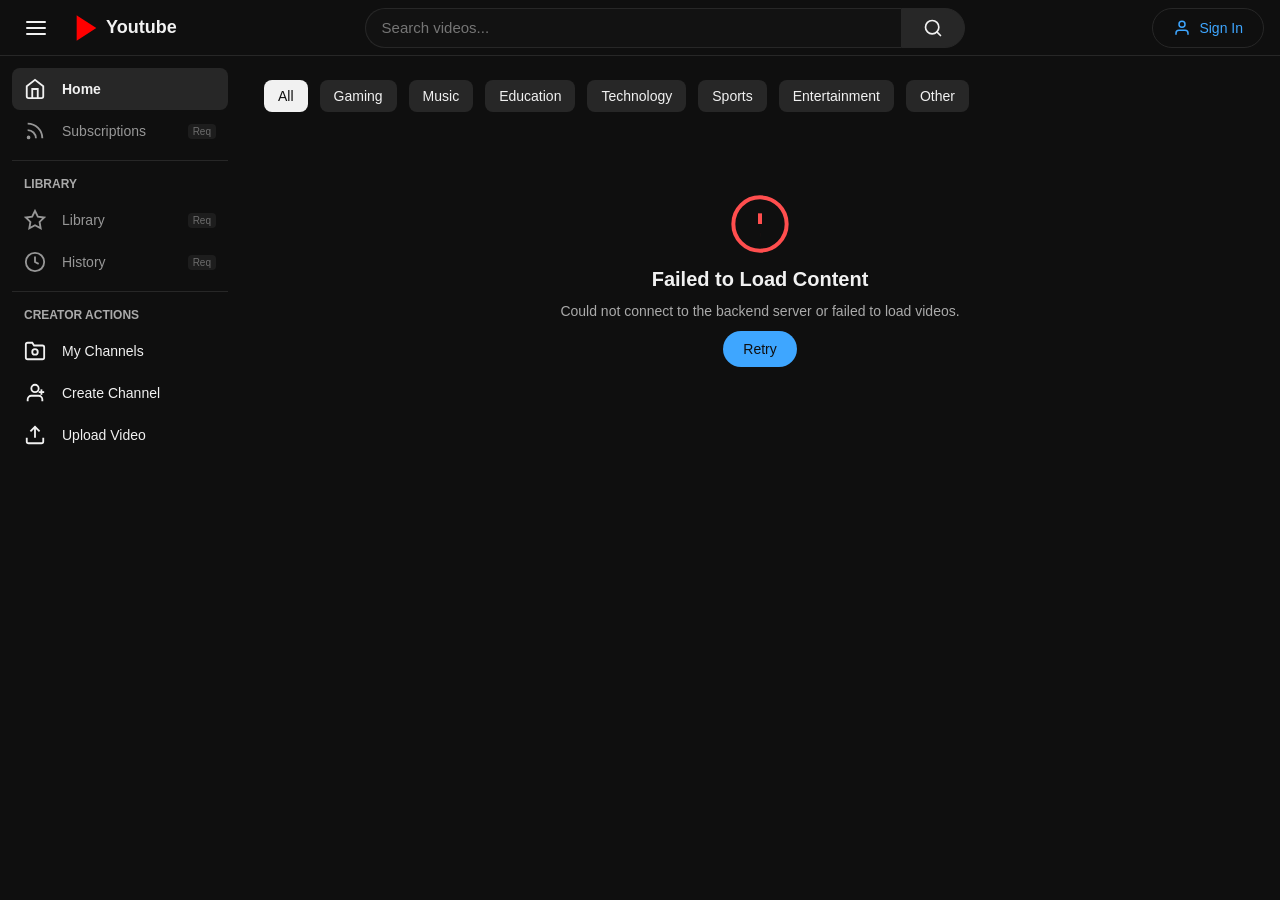
<file: index.html>
<!DOCTYPE html>
<html lang="en">
<head>
    <meta charset="UTF-8">
    <meta name="viewport" content="width=device-width, initial-scale=1.0">
    <title>Youtube - Watch & Share Videos</title>
    <link rel="stylesheet" href="css/home.css">
    <link href="[data-uri]" type="image/x-icon" rel="icon"/>

</head>
<body>
    <!-- Top Header Navigation -->
    <header class="app-header">
        <div class="header-left">
            <button id="sidebar-toggle" class="icon-btn" aria-label="Toggle Navigation Menu">
                <svg width="24" height="24" viewBox="0 0 24 24" fill="none" stroke="currentColor" stroke-width="2" stroke-linecap="round" stroke-linejoin="round">
                    <line x1="3" y1="12" x2="21" y2="12"></line>
                    <line x1="3" y1="6" x2="21" y2="6"></line>
                    <line x1="3" y1="18" x2="21" y2="18"></line>
                </svg>
            </button>
            <a href="index.html" class="brand-logo" aria-label="Youtube Home">
                <svg class="brand-icon" width="28" height="28" viewBox="0 0 24 24" fill="none" stroke="currentColor" stroke-width="2">
                    <polygon points="5 3 19 12 5 21 5 3" fill="currentColor"></polygon>
                </svg>
                <span class="brand-name">Youtube</span>
            </a>
        </div>

        <div class="header-center">
            <form id="search-form" class="search-box">
                <div class="search-input-wrapper">
                    <input type="text" id="search-input" placeholder="Search videos..." autocomplete="off">
                </div>
                <button type="submit" class="search-btn" aria-label="Search">
                    <svg width="20" height="20" viewBox="0 0 24 24" fill="none" stroke="currentColor" stroke-width="2" stroke-linecap="round" stroke-linejoin="round">
                        <circle cx="11" cy="11" r="8"></circle>
                        <line x1="21" y1="21" x2="16.65" y2="16.65"></line>
                    </svg>
                </button>
            </form>
        </div>

        <div class="header-right" id="header-auth-section">
            <div class="auth-loading-spinner" id="auth-spinner"></div>
        </div>
    </header>

    <!-- App Container (Sidebar + Main Content) -->
    <div class="app-layout">
        <!-- Sidebar Navigation -->
        <aside id="sidebar" class="app-sidebar">
            <nav class="sidebar-nav">
                <div class="nav-section">
                    <a href="index.html" class="nav-item active">
                        <svg class="nav-icon" width="22" height="22" viewBox="0 0 24 24" fill="none" stroke="currentColor" stroke-width="2">
                            <path d="M3 9l9-7 9 7v11a2 2 0 0 1-2 2H5a2 2 0 0 1-2-2z"></path>
                            <polyline points="9 22 9 12 15 12 15 22"></polyline>
                        </svg>
                        <span class="nav-text">Home</span>
                    </a>
                    <a href="#" class="nav-item disabled-nav" title="BACKEND REQUIRED: Subscriptions Feed">
                        <svg class="nav-icon" width="22" height="22" viewBox="0 0 24 24" fill="none" stroke="currentColor" stroke-width="2">
                            <path d="M4 11a9 9 0 0 1 9 9"></path>
                            <path d="M4 4a16 16 0 0 1 16 16"></path>
                            <circle cx="5" cy="19" r="1"></circle>
                        </svg>
                        <span class="nav-text">Subscriptions</span>
                        <span class="badge-backend">Req</span>
                    </a>
                </div>

                <hr class="sidebar-divider">

                <div class="nav-section">
                    <div class="nav-section-title">Library</div>
                    <a href="#" class="nav-item disabled-nav" title="BACKEND REQUIRED: User Library">
                        <svg class="nav-icon" width="22" height="22" viewBox="0 0 24 24" fill="none" stroke="currentColor" stroke-width="2">
                            <polygon points="12 2 15.09 8.26 22 9.27 17 14.14 18.18 21.02 12 17.77 5.82 21.02 7 14.14 2 9.27 8.91 8.26 12 2"></polygon>
                        </svg>
                        <span class="nav-text">Library</span>
                        <span class="badge-backend">Req</span>
                    </a>
                    <a href="#" class="nav-item disabled-nav" title="BACKEND REQUIRED: Watch History">
                        <svg class="nav-icon" width="22" height="22" viewBox="0 0 24 24" fill="none" stroke="currentColor" stroke-width="2">
                            <circle cx="12" cy="12" r="10"></circle>
                            <polyline points="12 6 12 12 16 14"></polyline>
                        </svg>
                        <span class="nav-text">History</span>
                        <span class="badge-backend">Req</span>
                    </a>
                </div>

                <hr class="sidebar-divider">

                <!-- Creator Actions Section -->
                <div class="nav-section">
                    <div class="nav-section-title">Creator Actions</div>
                    <a href="my-channels.html" class="nav-item">
                        <svg class="nav-icon" width="22" height="22" viewBox="0 0 24 24" fill="none" stroke="currentColor" stroke-width="2">
                            <path d="M22 19a2 2 0 0 1-2 2H4a2 2 0 0 1-2-2V5a2 2 0 0 1 2-2h5l2 3h9a2 2 0 0 1 2 2z"></path>
                            <circle cx="12" cy="13" r="3"></circle>
                        </svg>
                        <span class="nav-text">My Channels</span>
                    </a>
                    <a href="create-channel.html" class="nav-item">
                        <svg class="nav-icon" width="22" height="22" viewBox="0 0 24 24" fill="none" stroke="currentColor" stroke-width="2">
                            <path d="M20 21v-2a4 4 0 0 0-4-4H8a4 4 0 0 0-4 4v2"></path>
                            <circle cx="12" cy="7" r="4"></circle>
                            <line x1="19" y1="8" x2="19" y2="14"></line>
                            <line x1="16" y1="11" x2="22" y2="11"></line>
                        </svg>
                        <span class="nav-text">Create Channel</span>
                    </a>
                    <a href="upload.html" class="nav-item">
                        <svg class="nav-icon" width="22" height="22" viewBox="0 0 24 24" fill="none" stroke="currentColor" stroke-width="2">
                            <path d="M21 15v4a2 2 0 0 1-2 2H5a2 2 0 0 1-2-2v-4"></path>
                            <polyline points="17 8 12 3 7 8"></polyline>
                            <line x1="12" y1="3" x2="12" y2="15"></line>
                        </svg>
                        <span class="nav-text">Upload Video</span>
                    </a>
                </div>
            </nav>
        </aside>

        <!-- Sidebar Mobile Overlay Backdrop -->
        <div id="sidebar-overlay" class="sidebar-overlay"></div>

        <!-- Main Workspace Area -->
        <main class="main-content">
            <!-- Horizontal Scrollable Category Bar -->
            <section class="category-bar-wrapper">
                <div id="category-bar" class="category-bar">
                    <button class="chip active" data-category="All">All</button>
                    <button class="chip" data-category="Gaming">Gaming</button>
                    <button class="chip" data-category="Music">Music</button>
                    <button class="chip" data-category="Education">Education</button>
                    <button class="chip" data-category="Technology">Technology</button>
                    <button class="chip" data-category="Sports">Sports</button>
                    <button class="chip" data-category="Entertainment">Entertainment</button>
                    <button class="chip" data-category="Other">Other</button>
                </div>
            </section>

            <!-- Loading State (Skeleton Cards) -->
            <div id="skeleton-container" class="video-grid">
                <div class="skeleton-card"><div class="skeleton-thumb"></div><div class="skeleton-meta"><div class="skeleton-avatar"></div><div class="skeleton-lines"><div class="skeleton-line"></div><div class="skeleton-line short"></div></div></div></div>
                <div class="skeleton-card"><div class="skeleton-thumb"></div><div class="skeleton-meta"><div class="skeleton-avatar"></div><div class="skeleton-lines"><div class="skeleton-line"></div><div class="skeleton-line short"></div></div></div></div>
                <div class="skeleton-card"><div class="skeleton-thumb"></div><div class="skeleton-meta"><div class="skeleton-avatar"></div><div class="skeleton-lines"><div class="skeleton-line"></div><div class="skeleton-line short"></div></div></div></div>
                <div class="skeleton-card"><div class="skeleton-thumb"></div><div class="skeleton-meta"><div class="skeleton-avatar"></div><div class="skeleton-lines"><div class="skeleton-line"></div><div class="skeleton-line short"></div></div></div></div>
            </div>

            <!-- Authentication Required State (401 Error Handling) -->
            <div id="auth-required-state" class="state-container hidden">
                <svg width="64" height="64" viewBox="0 0 24 24" fill="none" stroke="#3ea6ff" stroke-width="1.5">
                    <rect x="3" y="11" width="18" height="11" rx="2" ry="2"></rect>
                    <path d="M7 11V7a5 5 0 0 1 10 0v4"></path>
                </svg>
                <h2>Sign in to watch videos</h2>
                <p>Your backend requires an active login session to view video content.</p>
                <div class="state-actions">
                    <a href="login.html" class="btn btn-primary">Sign In Now</a>
                    <a href="register.html" class="btn btn-outline">Create Account</a>
                </div>
            </div>

            <!-- Empty State Display -->
            <div id="empty-state" class="state-container hidden">
                <svg width="64" height="64" viewBox="0 0 24 24" fill="none" stroke="currentColor" stroke-width="1.5">
                    <rect x="2" y="2" width="20" height="20" rx="2.18" ry="2.18"></rect>
                    <line x1="7" y1="2" x2="7" y2="22"></line>
                    <line x1="17" y1="2" x2="17" y2="22"></line>
                    <line x1="2" y1="12" x2="22" y2="12"></line>
                </svg>
                <h2>No Videos Found</h2>
                <p id="empty-message">There are no videos available in this category right now.</p>
            </div>

            <!-- Generic Error State Display -->
            <div id="error-state" class="state-container hidden">
                <svg width="64" height="64" viewBox="0 0 24 24" fill="none" stroke="#ff4e4e" stroke-width="1.5">
                    <circle cx="12" cy="12" r="10"></circle>
                    <line x1="12" y1="8" x2="12" y2="12"></line>
                    <line x1="12" y1="16" x2="12.01" y2="16"></line>
                </svg>
                <h2>Failed to Load Content</h2>
                <p id="error-message">Unable to connect to the video server. Please try again.</p>
                <button id="retry-btn" class="btn btn-primary">Retry</button>
            </div>

            <!-- Main Video Grid -->
            <div id="video-grid" class="video-grid hidden"></div>

            <!-- Infinite Scroll: brief spinner shown while the next batch of videos is being fetched -->
            <div id="loading-more-indicator" class="state-container hidden">
                <div class="auth-loading-spinner"></div>
            </div>

            <!-- Infinite Scroll: shown once the backend has no further batches left -->
            <p id="end-of-feed-message" class="hidden" style="text-align:center; padding:24px 0; opacity:0.6;">
                You're all caught up — no more videos to load.
            </p>

            <!-- Infinite Scroll: invisible marker watched by home.js to know when to fetch the next batch -->
            <div id="scroll-sentinel" aria-hidden="true" style="height:1px;"></div>
        </main>
    </div>

    <!-- Scripts -->
    <script src="js/home.js"></script>
</body>
</html>
</file>
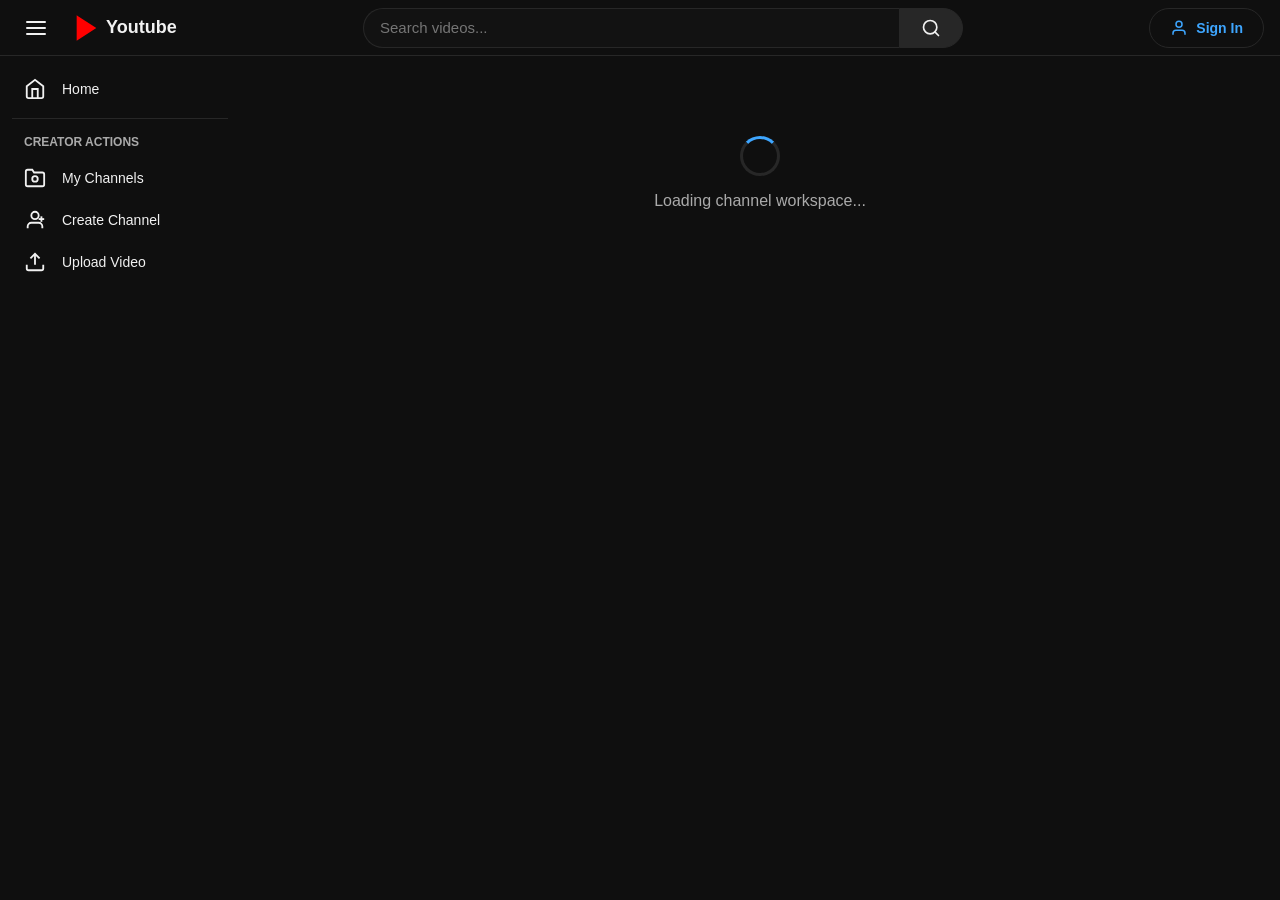
<file: channel.html>
<!DOCTYPE html>
<html lang="en">
<head>
    <meta charset="UTF-8">
    <meta name="viewport" content="width=device-width, initial-scale=1.0">
    <title>Youtube - View Channel</title>
    <link rel="stylesheet" href="css/channel.css">
</head>
<body>
    <!-- Top Navigation Header -->
    <header class="app-header">
        <div class="header-left">
            <button id="sidebar-toggle" class="icon-btn" aria-label="Toggle Navigation Menu">
                <svg width="24" height="24" viewBox="0 0 24 24" fill="none" stroke="currentColor" stroke-width="2" stroke-linecap="round" stroke-linejoin="round">
                    <line x1="3" y1="12" x2="21" y2="12"></line>
                    <line x1="3" y1="6" x2="21" y2="6"></line>
                    <line x1="3" y1="18" x2="21" y2="18"></line>
                </svg>
            </button>
            <a href="index.html" class="brand-logo" aria-label="Youtube Home">
                <svg class="brand-icon" width="28" height="28" viewBox="0 0 24 24" fill="none" stroke="currentColor" stroke-width="2">
                    <polygon points="5 3 19 12 5 21 5 3" fill="currentColor"></polygon>
                </svg>
                <span class="brand-name">Youtube</span>
            </a>
        </div>

        <div class="header-center">
            <form id="search-form" class="search-box">
                <div class="search-input-wrapper">
                    <input type="text" id="search-input" placeholder="Search videos..." autocomplete="off">
                </div>
                <button type="submit" class="search-btn" aria-label="Search">
                    <svg width="20" height="20" viewBox="0 0 24 24" fill="none" stroke="currentColor" stroke-width="2" stroke-linecap="round" stroke-linejoin="round">
                        <circle cx="11" cy="11" r="8"></circle>
                        <line x1="21" y1="21" x2="16.65" y2="16.65"></line>
                    </svg>
                </button>
            </form>
        </div>

        <div class="header-right" id="header-auth-section">
            <div class="auth-loading-spinner" id="auth-spinner"></div>
        </div>
    </header>

    <!-- App Layout Container -->
    <div class="app-layout">
        <!-- Sidebar Navigation -->
        <aside id="sidebar" class="app-sidebar">
            <nav class="sidebar-nav">
                <div class="nav-section">
                    <a href="index.html" class="nav-item">
                        <svg class="nav-icon" width="22" height="22" viewBox="0 0 24 24" fill="none" stroke="currentColor" stroke-width="2">
                            <path d="M3 9l9-7 9 7v11a2 2 0 0 1-2 2H5a2 2 0 0 1-2-2z"></path>
                            <polyline points="9 22 9 12 15 12 15 22"></polyline>
                        </svg>
                        <span class="nav-text">Home</span>
                    </a>
                </div>

                <hr class="sidebar-divider">

                <div class="nav-section">
                    <div class="nav-section-title">Creator Actions</div>
                    <a href="my-channels.html" class="nav-item">
                        <svg class="nav-icon" width="22" height="22" viewBox="0 0 24 24" fill="none" stroke="currentColor" stroke-width="2">
                            <path d="M22 19a2 2 0 0 1-2 2H4a2 2 0 0 1-2-2V5a2 2 0 0 1 2-2h5l2 3h9a2 2 0 0 1 2 2z"></path>
                            <circle cx="12" cy="13" r="3"></circle>
                        </svg>
                        <span class="nav-text">My Channels</span>
                    </a>
                    <a href="create-channel.html" class="nav-item">
                        <svg class="nav-icon" width="22" height="22" viewBox="0 0 24 24" fill="none" stroke="currentColor" stroke-width="2">
                            <path d="M20 21v-2a4 4 0 0 0-4-4H8a4 4 0 0 0-4 4v2"></path>
                            <circle cx="12" cy="7" r="4"></circle>
                            <line x1="19" y1="8" x2="19" y2="14"></line>
                            <line x1="16" y1="11" x2="22" y2="11"></line>
                        </svg>
                        <span class="nav-text">Create Channel</span>
                    </a>
                    <a href="upload.html" class="nav-item">
                        <svg class="nav-icon" width="22" height="22" viewBox="0 0 24 24" fill="none" stroke="currentColor" stroke-width="2">
                            <path d="M21 15v4a2 2 0 0 1-2 2H5a2 2 0 0 1-2-2v-4"></path>
                            <polyline points="17 8 12 3 7 8"></polyline>
                            <line x1="12" y1="3" x2="12" y2="15"></line>
                        </svg>
                        <span class="nav-text">Upload Video</span>
                    </a>
                </div>
            </nav>
        </aside>

        <!-- Sidebar Mobile Overlay Backdrop -->
        <div id="sidebar-overlay" class="sidebar-overlay"></div>

        <!-- Channel Workspace -->
        <main class="channel-page-main">
            <!-- Loading Skeleton State -->
            <div id="channel-skeleton" class="state-container">
                <div class="spinner-large"></div>
                <p>Loading channel workspace...</p>
            </div>

            <!-- Authentication Required State (401 Error) -->
            <div id="auth-required-state" class="state-container hidden">
                <svg width="64" height="64" viewBox="0 0 24 24" fill="none" stroke="#3ea6ff" stroke-width="1.5">
                    <rect x="3" y="11" width="18" height="11" rx="2" ry="2"></rect>
                    <path d="M7 11V7a5 5 0 0 1 10 0v4"></path>
                </svg>
                <h2>Sign in to view channels</h2>
                <p>Your backend requires an active user login to view channel content.</p>
                <div class="state-actions">
                    <a href="login.html" class="btn btn-primary">Sign In</a>
                    <a href="register.html" class="btn btn-outline">Create Account</a>
                </div>
            </div>

            <!-- Generic Server Error State -->
            <div id="error-state" class="state-container hidden">
                <svg width="64" height="64" viewBox="0 0 24 24" fill="none" stroke="#ff4e4e" stroke-width="1.5">
                    <circle cx="12" cy="12" r="10"></circle>
                    <line x1="12" y1="8" x2="12" y2="12"></line>
                    <line x1="12" y1="16" x2="12.01" y2="16"></line>
                </svg>
                <h2>Channel Failed to Load</h2>
                <p id="error-message">Unable to retrieve channel videos from the server.</p>
                <button id="retry-btn" class="btn btn-primary">Retry</button>
            </div>

            <!-- Loaded Channel View -->
            <div id="channel-container" class="hidden">
                <!-- Channel Header Banner -->
                <div class="channel-banner-container"></div>

                <!-- Channel Header Details Section -->
                <section class="channel-profile-header">
                    <div class="channel-header-content">
                        <div class="channel-avatar-xl">
                            <svg width="60" height="64" viewBox="0 0 24 24" fill="none" stroke="currentColor" stroke-width="1.5">
                                <path d="M20 21v-2a4 4 0 0 0-4-4H8a4 4 0 0 0-4 4v2"></path>
                                <circle cx="12" cy="7" r="4"></circle>
                            </svg>
                        </div>
                        <div class="channel-header-details">
                            <div class="channel-title-row">
                                <h1 id="channel-title" class="channel-title-main">Channel</h1>
                                <button id="subscribe-btn" class="btn btn-subscribe" title="Subscribe to Channel">
                                    <span id="subscribe-text">Subscribe</span>
                                </button>
                            </div>

                            <div class="channel-sub-meta">
                                <span id="channel-sub-count">-- subscribers</span>
                                <span>•</span>
                                <span id="channel-video-count">0 videos</span>
                            </div>

                            <p id="channel-header-desc" class="channel-header-desc">Channel description.</p>
                        </div>
                    </div>

                    <!-- Channel Navigation Tabs -->
                    <nav class="tab-navigation-bar">
                        <button class="tab-btn active" data-tab="videos">Videos</button>
                        <button class="tab-btn" data-tab="about">About</button>
                    </nav>
                </section>

                <!-- Tab Workspaces -->
                <div class="channel-tab-workspace">
                    <!-- Videos Tab Content -->
                    <div id="tab-content-videos" class="tab-content">
                        <h2 class="section-heading">Uploaded Videos</h2>

                        <div id="channel-videos-empty" class="state-container hidden" style="padding: 40px 0;">
                            <svg width="48" height="48" viewBox="0 0 24 24" fill="none" stroke="currentColor" stroke-width="1.5">
                                <rect x="2" y="2" width="20" height="20" rx="2.18" ry="2.18"></rect>
                                <line x1="7" y1="2" x2="7" y2="22"></line>
                                <line x1="17" y1="2" x2="17" y2="22"></line>
                                <line x1="2" y1="12" x2="22" y2="12"></line>
                            </svg>
                            <h3>No Videos Uploaded Yet</h3>
                            <p>This channel has not published any videos yet.</p>
                        </div>

                        <div id="channel-video-grid" class="video-grid"></div>
                    </div>

                    <!-- About Tab Content -->
                    <div id="tab-content-about" class="tab-content hidden">
                        <div class="about-grid">
                            <div class="about-card">
                                <h3>Description</h3>
                                <p id="about-description" class="about-text">This channel currently has no description provided.</p>
                            </div>

                            <div class="about-card">
                                <h3>Channel Stats</h3>
                                <div class="stat-row">
                                    <span class="stat-label">Channel ID</span>
                                    <span id="about-channel-id" class="stat-val">--</span>
                                </div>
                                <div class="stat-row">
                                    <span class="stat-label">Total Videos</span>
                                    <span id="about-total-videos" class="stat-val">0</span>
                                </div>
                                <div class="stat-row">
                                    <span class="stat-label">Total Views</span>
                                    <span id="about-total-views" class="stat-val">0 views</span>
                                </div>
                                <div class="stat-row">
                                    <span class="stat-label">Subscribers</span>
                                    <span id="about-total-subscribers" class="stat-val">--</span>
                                </div>
                            </div>
                        </div>
                    </div>
                </div>
            </div>
        </main>
    </div>

    <!-- Scripts -->
    <script src="js/channel.js"></script>
</body>
</html>
</file>
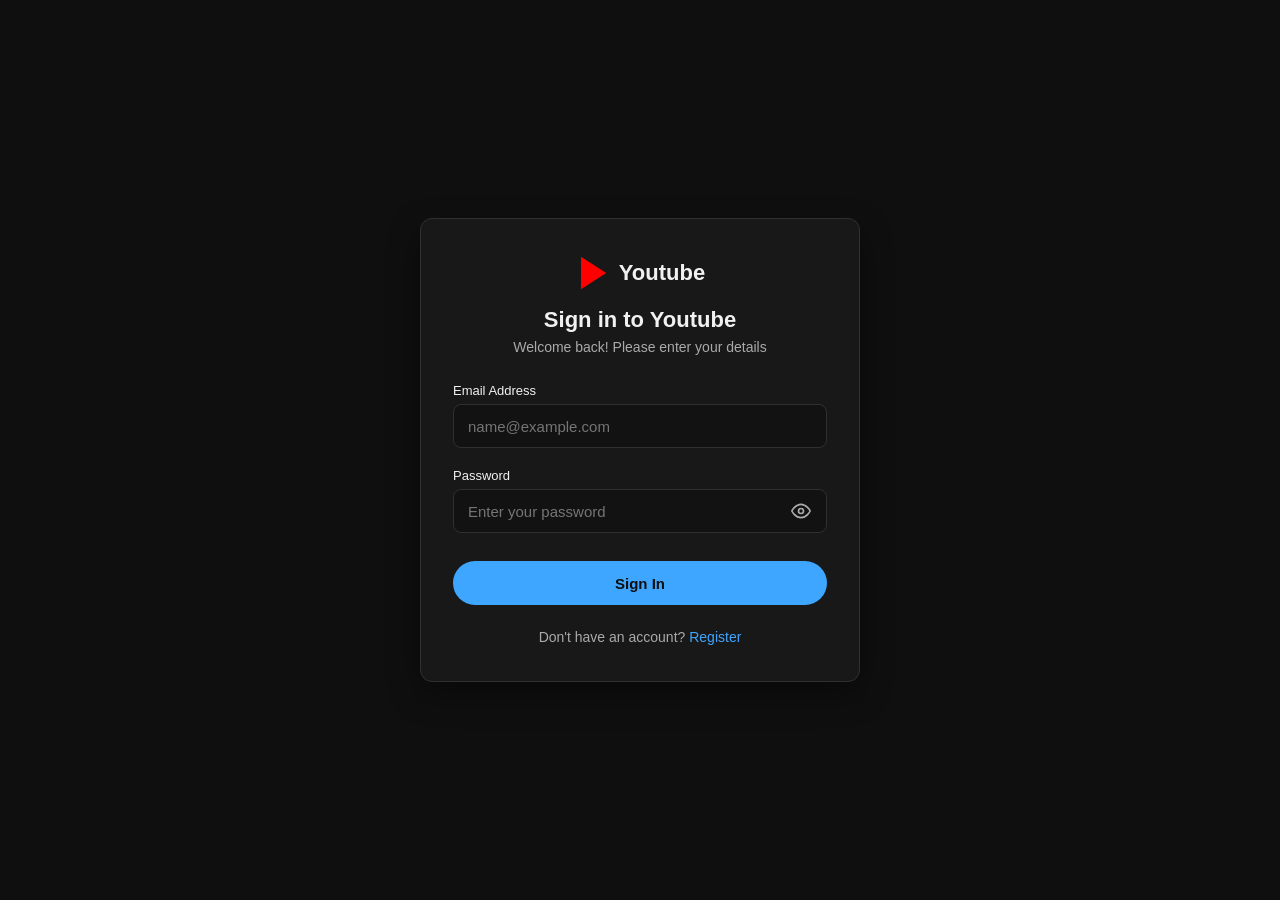
<file: create-channel.html>
<!DOCTYPE html>
<html lang="en">
<head>
    <meta charset="UTF-8">
    <meta name="viewport" content="width=device-width, initial-scale=1.0">
    <title>Create Channel - Youtube</title>
    <link rel="stylesheet" href="css/channel.css">
    <link href="[data-uri]" type="image/x-icon" rel="icon"/>

</head>
<body>
    <!-- Top Navigation Header -->
    <header class="app-header">
        <div class="header-left">
            <button id="sidebar-toggle" class="icon-btn" aria-label="Toggle Navigation Menu">
                <svg width="24" height="24" viewBox="0 0 24 24" fill="none" stroke="currentColor" stroke-width="2" stroke-linecap="round" stroke-linejoin="round">
                    <line x1="3" y1="12" x2="21" y2="12"></line>
                    <line x1="3" y1="6" x2="21" y2="6"></line>
                    <line x1="3" y1="18" x2="21" y2="18"></line>
                </svg>
            </button>
            <a href="index.html" class="brand-logo" aria-label="Youtube Home">
                <svg class="brand-icon" width="28" height="28" viewBox="0 0 24 24" fill="none" stroke="currentColor" stroke-width="2">
                    <polygon points="5 3 19 12 5 21 5 3" fill="currentColor"></polygon>
                </svg>
                <span class="brand-name">Youtube</span>
            </a>
        </div>

        <div class="header-center">
            <form id="search-form" class="search-box">
                <div class="search-input-wrapper">
                    <input type="text" id="search-input" placeholder="Search videos..." autocomplete="off">
                </div>
                <button type="submit" class="search-btn" aria-label="Search">
                    <svg width="20" height="20" viewBox="0 0 24 24" fill="none" stroke="currentColor" stroke-width="2" stroke-linecap="round" stroke-linejoin="round">
                        <circle cx="11" cy="11" r="8"></circle>
                        <line x1="21" y1="21" x2="16.65" y2="16.65"></line>
                    </svg>
                </button>
            </form>
        </div>

        <div class="header-right" id="header-auth-section">
            <div class="auth-loading-spinner" id="auth-spinner"></div>
        </div>
    </header>

    <!-- App Layout -->
    <div class="app-layout">
        <!-- Sidebar Navigation -->
        <aside id="sidebar" class="app-sidebar">
            <nav class="sidebar-nav">
                <div class="nav-section">
                    <a href="index.html" class="nav-item">
                        <svg class="nav-icon" width="22" height="22" viewBox="0 0 24 24" fill="none" stroke="currentColor" stroke-width="2">
                            <path d="M3 9l9-7 9 7v11a2 2 0 0 1-2 2H5a2 2 0 0 1-2-2z"></path>
                            <polyline points="9 22 9 12 15 12 15 22"></polyline>
                        </svg>
                        <span class="nav-text">Home</span>
                    </a>
                    <a href="#" class="nav-item disabled-nav" title="BACKEND REQUIRED: Subscriptions Feed">
                        <svg class="nav-icon" width="22" height="22" viewBox="0 0 24 24" fill="none" stroke="currentColor" stroke-width="2">
                            <path d="M4 11a9 9 0 0 1 9 9"></path>
                            <path d="M4 4a16 16 0 0 1 16 16"></path>
                            <circle cx="5" cy="19" r="1"></circle>
                        </svg>
                        <span class="nav-text">Subscriptions</span>
                        <span class="badge-backend">Req</span>
                    </a>
                </div>

                <hr class="sidebar-divider">

                <div class="nav-section">
                    <div class="nav-section-title">Creator Actions</div>
                    <a href="create-channel.html" class="nav-item active">
                        <svg class="nav-icon" width="22" height="22" viewBox="0 0 24 24" fill="none" stroke="currentColor" stroke-width="2">
                            <path d="M20 21v-2a4 4 0 0 0-4-4H8a4 4 0 0 0-4 4v2"></path>
                            <circle cx="12" cy="7" r="4"></circle>
                            <line x1="19" y1="8" x2="19" y2="14"></line>
                            <line x1="16" y1="11" x2="22" y2="11"></line>
                        </svg>
                        <span class="nav-text">Create Channel</span>
                    </a>
                    <a href="upload.html" class="nav-item">
                        <svg class="nav-icon" width="22" height="22" viewBox="0 0 24 24" fill="none" stroke="currentColor" stroke-width="2">
                            <path d="M21 15v4a2 2 0 0 1-2 2H5a2 2 0 0 1-2-2v-4"></path>
                            <polyline points="17 8 12 3 7 8"></polyline>
                            <line x1="12" y1="3" x2="12" y2="15"></line>
                        </svg>
                        <span class="nav-text">Upload Video</span>
                    </a>
                </div>
            </nav>
        </aside>

        <!-- Sidebar Mobile Overlay Backdrop -->
        <div id="sidebar-overlay" class="sidebar-overlay"></div>

        <!-- Main Workspace Area -->
        <main class="channel-main-content">
            <!-- Initial Auth Checking Indicator -->
            <div id="auth-loading-state" class="state-container">
                <div class="spinner-large"></div>
                <p>Verifying authentication session...</p>
            </div>

            <!-- Create Channel Container Card -->
            <div id="channel-form-card" class="channel-card hidden">
                <div class="card-header">
                    <div class="header-icon-badge">
                        <svg width="32" height="32" viewBox="0 0 24 24" fill="none" stroke="currentColor" stroke-width="2">
                            <path d="M22 19a2 2 0 0 1-2 2H4a2 2 0 0 1-2-2V5a2 2 0 0 1 2-2h5l2 3h9a2 2 0 0 1 2 2z"></path>
                            <circle cx="12" cy="13" r="3"></circle>
                        </svg>
                    </div>
                    <h1 class="card-title">Create Your Channel</h1>
                    <p class="card-subtitle">Set up your channel details to start uploading and publishing video content on Youtube.</p>
                </div>

                <!-- Global Error Banner -->
                <div id="error-banner" class="alert alert-error hidden" role="alert" aria-live="polite">
                    <svg width="20" height="20" viewBox="0 0 24 24" fill="none" stroke="currentColor" stroke-width="2">
                        <circle cx="12" cy="12" r="10"></circle>
                        <line x1="12" y1="8" x2="12" y2="12"></line>
                        <line x1="12" y1="16" x2="12.01" y2="16"></line>
                    </svg>
                    <span id="error-banner-text"></span>
                </div>

                <!-- Create Channel Form -->
                <form id="create-channel-form" class="channel-form" novalidate>
                    <!-- Channel Name -->
                    <div class="form-group">
                        <label for="name" class="form-label">Channel Name</label>
                        <input type="text" id="name" name="name" class="form-input" placeholder="e.g. Tech Explorer, Gaming Hub..." autocomplete="off" required>
                        <span id="name-error" class="field-error-msg hidden"></span>
                    </div>

                    <!-- Channel Description -->
                    <div class="form-group">
                        <label for="description" class="form-label">Channel Description</label>
                        <textarea id="description" name="description" class="form-textarea" rows="4" placeholder="Tell viewers what your channel is about..." required></textarea>
                        <span id="description-error" class="field-error-msg hidden"></span>
                    </div>

                    <!-- Backend Limitations Notice -->
                    <div class="backend-notice-box">
                        <svg width="18" height="18" viewBox="0 0 24 24" fill="none" stroke="currentColor" stroke-width="2">
                            <circle cx="12" cy="12" r="10"></circle>
                            <line x1="12" y1="16" x2="12" y2="12"></line>
                            <line x1="12" y1="8" x2="12.01" y2="8"></line>
                        </svg>
                        <span><strong>Note:</strong> Custom Channel Avatar and Cover Banner uploads are currently <span class="badge-backend">BACKEND REQUIRED</span> as the channel schema supports channel name and description only.</span>
                    </div>

                    <!-- Form Action Buttons -->
                    <div class="form-actions">
                        <button type="submit" id="submit-btn" class="btn btn-primary">
                            <span id="btn-text">Create Channel</span>
                            <div id="btn-spinner" class="spinner hidden"></div>
                        </button>
                        <a href="index.html" class="btn btn-secondary">Cancel</a>
                    </div>
                </form>

                <!-- Success State View -->
                <div id="success-card" class="success-container hidden">
                    <div class="success-icon-badge">
                        <svg width="40" height="40" viewBox="0 0 24 24" fill="none" stroke="#2ba640" stroke-width="2.5">
                            <path d="M22 11.08V12a10 10 0 1 1-5.93-9.14"></path>
                            <polyline points="22 4 12 14.01 9 11.01"></polyline>
                        </svg>
                    </div>
                    <h2>Channel Created Successfully!</h2>
                    <p class="success-message">Your channel has been registered. You can now start uploading videos.</p>

                    <div class="channel-summary-box">
                        <div class="summary-label">Channel Name</div>
                        <div id="created-channel-name" class="summary-value"></div>

                        <div class="summary-label" style="margin-top: 12px;">Description</div>
                        <div id="created-channel-desc" class="summary-value text-secondary"></div>
                    </div>

                    <div class="success-actions">
                        <a href="upload.html" class="btn btn-primary">
                            <svg width="18" height="18" viewBox="0 0 24 24" fill="none" stroke="currentColor" stroke-width="2">
                                <path d="M21 15v4a2 2 0 0 1-2 2H5a2 2 0 0 1-2-2v-4"></path>
                                <polyline points="17 8 12 3 7 8"></polyline>
                                <line x1="12" y1="3" x2="12" y2="15"></line>
                            </svg>
                            Upload Your First Video
                        </a>
                        <a href="index.html" class="btn btn-outline">Back to Home Page</a>
                    </div>
                </div>
            </div>
        </main>
    </div>

    <!-- Scripts -->
    <script src="js/create-channel.js"></script>
</body>
</html>
</file>
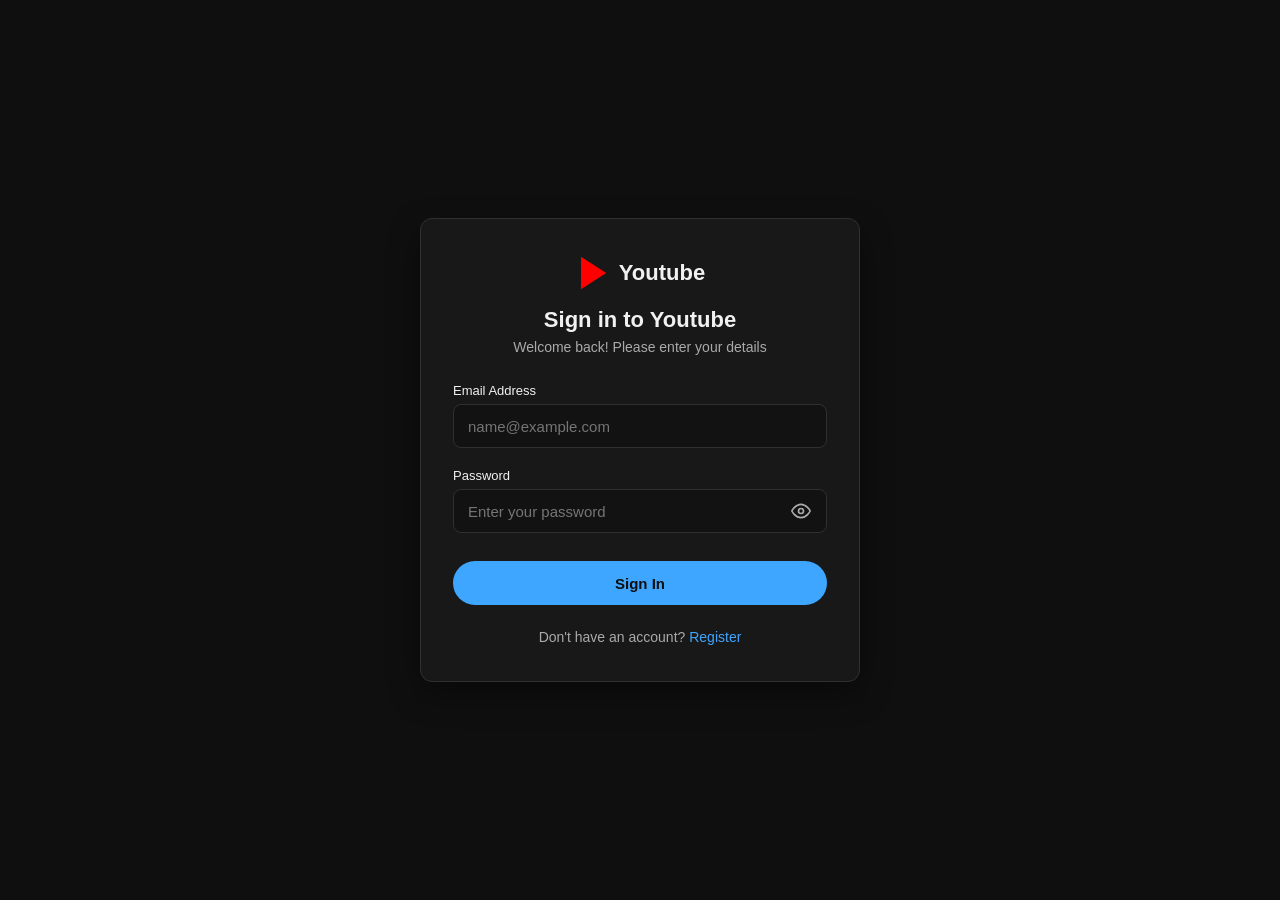
<file: login.html>
<!DOCTYPE html>
<html lang="en">
<head>
    <meta charset="UTF-8">
    <meta name="viewport" content="width=device-width, initial-scale=1.0">
    <title>Sign In - Youtube</title>
    <link rel="stylesheet" href="css/auth.css">
    <link href="[data-uri]" type="image/x-icon" rel="icon"/>

</head>
<body>
    <main class="auth-container">
        <div class="auth-card">
            <!-- Brand Logo Header -->
            <div class="auth-header">
                <a href="index.html" class="brand-logo" aria-label="Youtube Home">
                    <svg class="brand-icon" width="36" height="36" viewBox="0 0 24 24" fill="none" stroke="currentColor" stroke-width="2">
                        <polygon points="5 3 19 12 5 21 5 3" fill="currentColor"></polygon>
                    </svg>
                    <span class="brand-name">Youtube</span>
                </a>
                <h1 class="auth-title">Sign in to Youtube</h1>
                <p class="auth-subtitle">Welcome back! Please enter your details</p>
            </div>

            <!-- Global Error Banner -->
            <div id="error-banner" class="alert alert-error hidden" role="alert" aria-live="polite">
                <svg width="20" height="20" viewBox="0 0 24 24" fill="none" stroke="currentColor" stroke-width="2">
                    <circle cx="12" cy="12" r="10"></circle>
                    <line x1="12" y1="8" x2="12" y2="12"></line>
                    <line x1="12" y1="16" x2="12.01" y2="16"></line>
                </svg>
                <span id="error-banner-text"></span>
            </div>

            <!-- Login Form -->
            <form id="login-form" class="auth-form" novalidate>
                <!-- Email Field -->
                <div class="form-group">
                    <label for="email" class="form-label">Email Address</label>
                    <input type="email" id="email" name="email" class="form-input" placeholder="name@example.com" autocomplete="email" required>
                    <span id="email-error" class="field-error-msg hidden"></span>
                </div>

                <!-- Password Field -->
                <div class="form-group">
                    <label for="password" class="form-label">Password</label>
                    <div class="password-input-wrapper">
                        <input type="password" id="password" name="password" class="form-input" placeholder="Enter your password" autocomplete="current-password" required>
                        <button type="button" id="toggle-password-btn" class="toggle-password-btn" aria-label="Toggle password visibility">
                            <svg id="eye-icon-show" width="20" height="20" viewBox="0 0 24 24" fill="none" stroke="currentColor" stroke-width="2">
                                <path d="M1 12s4-8 11-8 11 8 11 8-4 8-11 8-11-8-11-8z"></path>
                                <circle cx="12" cy="12" r="3"></circle>
                            </svg>
                            <svg id="eye-icon-hide" class="hidden" width="20" height="20" viewBox="0 0 24 24" fill="none" stroke="currentColor" stroke-width="2">
                                <path d="M17.94 17.94A10.07 10.07 0 0 1 12 20c-7 0-11-8-11-8a18.45 18.45 0 0 1 5.06-5.94M9.9 4.24A9.12 9.12 0 0 1 12 4c7 0 11 8 11 8a18.5 18.5 0 0 1-2.16 3.19m-6.72-1.07a3 3 0 1 1-4.24-4.24"></path>
                                <line x1="1" y1="1" x2="23" y2="23"></line>
                            </svg>
                        </button>
                    </div>
                    <span id="password-error" class="field-error-msg hidden"></span>
                </div>

                <!-- Submit Button -->
                <button type="submit" id="submit-btn" class="btn btn-primary btn-block">
                    <span id="btn-text">Sign In</span>
                    <div id="btn-spinner" class="spinner hidden"></div>
                </button>
            </form>

            <!-- Card Footer -->
            <div class="auth-footer">
                <p>Don't have an account? <a href="register.html" class="auth-link">Register</a></p>
            </div>
        </div>
    </main>

    <script src="js/login.js"></script>
</body>
</html>
</file>
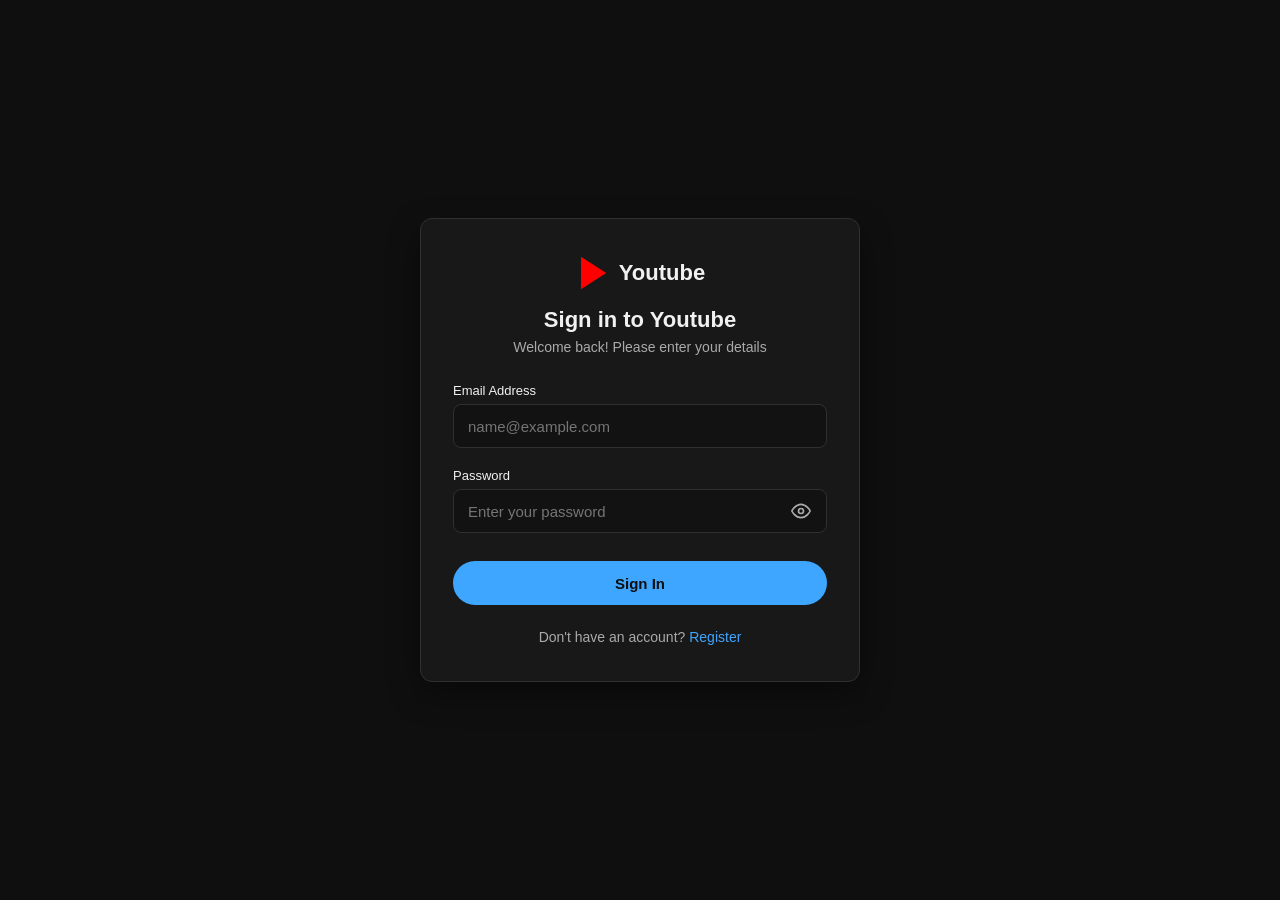
<file: my-channels.html>
<!DOCTYPE html>
<html lang="en">
<head>
    <meta charset="UTF-8">
    <meta name="viewport" content="width=device-width, initial-scale=1.0">
    <title>My Channels - Youtube</title>
    <link rel="stylesheet" href="css/my-channels.css">
    <link href="[data-uri]" type="image/x-icon" rel="icon"/>

</head>
<body>
    <!-- Top Header Navigation -->
    <header class="app-header">
        <div class="header-left">
            <button id="sidebar-toggle" class="icon-btn" aria-label="Toggle Navigation Menu">
                <svg width="24" height="24" viewBox="0 0 24 24" fill="none" stroke="currentColor" stroke-width="2" stroke-linecap="round" stroke-linejoin="round">
                    <line x1="3" y1="12" x2="21" y2="12"></line>
                    <line x1="3" y1="6" x2="21" y2="6"></line>
                    <line x1="3" y1="18" x2="21" y2="18"></line>
                </svg>
            </button>
            <a href="index.html" class="brand-logo" aria-label="Youtube Home">
                <svg class="brand-icon" width="28" height="28" viewBox="0 0 24 24" fill="none" stroke="currentColor" stroke-width="2">
                    <polygon points="5 3 19 12 5 21 5 3" fill="currentColor"></polygon>
                </svg>
                <span class="brand-name">Youtube</span>
            </a>
        </div>

        <div class="header-center">
            <form id="search-form" class="search-box">
                <div class="search-input-wrapper">
                    <input type="text" id="search-input" placeholder="Search videos..." autocomplete="off">
                </div>
                <button type="submit" class="search-btn" aria-label="Search">
                    <svg width="20" height="20" viewBox="0 0 24 24" fill="none" stroke="currentColor" stroke-width="2" stroke-linecap="round" stroke-linejoin="round">
                        <circle cx="11" cy="11" r="8"></circle>
                        <line x1="21" y1="21" x2="16.65" y2="16.65"></line>
                    </svg>
                </button>
            </form>
        </div>

        <div class="header-right" id="header-auth-section">
            <div class="auth-loading-spinner" id="auth-spinner"></div>
        </div>
    </header>

    <!-- App Layout Container -->
    <div class="app-layout">
        <!-- Sidebar Navigation -->
        <aside id="sidebar" class="app-sidebar">
            <nav class="sidebar-nav">
                <div class="nav-section">
                    <a href="index.html" class="nav-item">
                        <svg class="nav-icon" width="22" height="22" viewBox="0 0 24 24" fill="none" stroke="currentColor" stroke-width="2">
                            <path d="M3 9l9-7 9 7v11a2 2 0 0 1-2 2H5a2 2 0 0 1-2-2z"></path>
                            <polyline points="9 22 9 12 15 12 15 22"></polyline>
                        </svg>
                        <span class="nav-text">Home</span>
                    </a>
                    <a href="#" class="nav-item disabled-nav" title="BACKEND REQUIRED: Subscriptions Feed">
                        <svg class="nav-icon" width="22" height="22" viewBox="0 0 24 24" fill="none" stroke="currentColor" stroke-width="2">
                            <path d="M4 11a9 9 0 0 1 9 9"></path>
                            <path d="M4 4a16 16 0 0 1 16 16"></path>
                            <circle cx="5" cy="19" r="1"></circle>
                        </svg>
                        <span class="nav-text">Subscriptions</span>
                        <span class="badge-backend">Req</span>
                    </a>
                </div>

                <hr class="sidebar-divider">

                <div class="nav-section">
                    <div class="nav-section-title">Creator Actions</div>
                    <a href="my-channels.html" class="nav-item active">
                        <svg class="nav-icon" width="22" height="22" viewBox="0 0 24 24" fill="none" stroke="currentColor" stroke-width="2">
                            <path d="M22 19a2 2 0 0 1-2 2H4a2 2 0 0 1-2-2V5a2 2 0 0 1 2-2h5l2 3h9a2 2 0 0 1 2 2z"></path>
                            <circle cx="12" cy="13" r="3"></circle>
                        </svg>
                        <span class="nav-text">My Channels</span>
                    </a>
                    <a href="create-channel.html" class="nav-item">
                        <svg class="nav-icon" width="22" height="22" viewBox="0 0 24 24" fill="none" stroke="currentColor" stroke-width="2">
                            <path d="M20 21v-2a4 4 0 0 0-4-4H8a4 4 0 0 0-4 4v2"></path>
                            <circle cx="12" cy="7" r="4"></circle>
                            <line x1="19" y1="8" x2="19" y2="14"></line>
                            <line x1="16" y1="11" x2="22" y2="11"></line>
                        </svg>
                        <span class="nav-text">Create Channel</span>
                    </a>
                    <a href="upload.html" class="nav-item">
                        <svg class="nav-icon" width="22" height="22" viewBox="0 0 24 24" fill="none" stroke="currentColor" stroke-width="2">
                            <path d="M21 15v4a2 2 0 0 1-2 2H5a2 2 0 0 1-2-2v-4"></path>
                            <polyline points="17 8 12 3 7 8"></polyline>
                            <line x1="12" y1="3" x2="12" y2="15"></line>
                        </svg>
                        <span class="nav-text">Upload Video</span>
                    </a>
                </div>
            </nav>
        </aside>

        <!-- Sidebar Mobile Overlay Backdrop -->
        <div id="sidebar-overlay" class="sidebar-overlay"></div>

        <!-- Main Workspace Area -->
        <main class="my-channels-main-content">
            <div class="page-title-row">
                <h1 class="page-title">My Channels</h1>
                <a href="create-channel.html" class="btn btn-primary">
                    <svg width="18" height="18" viewBox="0 0 24 24" fill="none" stroke="currentColor" stroke-width="2">
                        <line x1="12" y1="5" x2="12" y2="19"></line>
                        <line x1="5" y1="12" x2="19" y2="12"></line>
                    </svg>
                    Create New Channel
                </a>
            </div>

            <!-- Loading State -->
            <div id="loading-state" class="state-container">
                <div class="spinner-large"></div>
                <p>Loading your channel information...</p>
            </div>

            <!-- Content State: Render Channels -->
            <div id="content-state" class="hidden">
                <div id="channels-list" class="channels-list"></div>
            </div>

            <!-- Empty State: No Channel Found -->
            <div id="no-channels-state" class="state-container hidden">
                <svg width="64" height="64" viewBox="0 0 24 24" fill="none" stroke="currentColor" stroke-width="1.5">
                    <path d="M22 19a2 2 0 0 1-2 2H4a2 2 0 0 1-2-2V5a2 2 0 0 1 2-2h5l2 3h9a2 2 0 0 1 2 2z"></path>
                    <circle cx="12" cy="13" r="3"></circle>
                </svg>
                <h2>No Channel Created Yet</h2>
                <p>You have not created a channel yet. Create your channel to start uploading and sharing videos on Youtube.</p>
                <div class="state-actions">
                    <a href="create-channel.html" class="btn btn-primary">Create Channel Now</a>
                </div>
            </div>

            <!-- Error State -->
            <div id="error-state" class="state-container hidden">
                <svg width="64" height="64" viewBox="0 0 24 24" fill="none" stroke="#ff4e4e" stroke-width="1.5">
                    <circle cx="12" cy="12" r="10"></circle>
                    <line x1="12" y1="8" x2="12" y2="12"></line>
                    <line x1="12" y1="16" x2="12.01" y2="16"></line>
                </svg>
                <h2>Failed to Load Channel</h2>
                <p id="error-message">Unable to connect to the backend server.</p>
                <button id="retry-btn" class="btn btn-primary">Retry</button>
            </div>
        </main>
    </div>

    <!-- Scripts -->
    <script src="js/my-channels.js"></script>
</body>
</html>
</file>
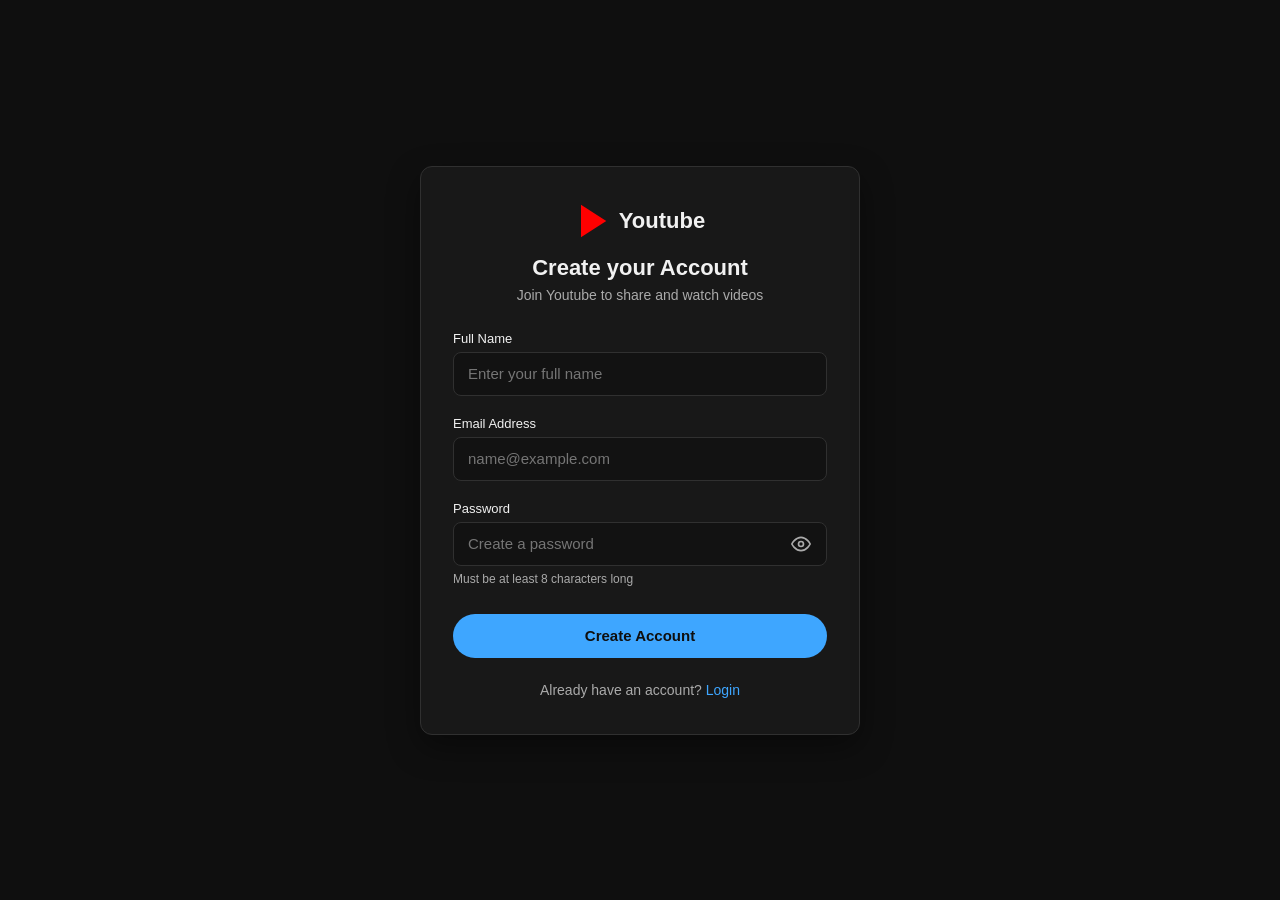
<file: register.html>
<!DOCTYPE html>
<html lang="en">
<head>
    <meta charset="UTF-8">
    <meta name="viewport" content="width=device-width, initial-scale=1.0">
    <title>Create Account - Youtube</title>
    <link rel="stylesheet" href="css/auth.css">
    <link href="[data-uri]" type="image/x-icon" rel="icon"/>

</head>
<body>
    <main class="auth-container">
        <div class="auth-card">
            <!-- Brand Logo Header -->
            <div class="auth-header">
                <a href="index.html" class="brand-logo" aria-label="Youtube Home">
                    <svg class="brand-icon" width="36" height="36" viewBox="0 0 24 24" fill="none" stroke="currentColor" stroke-width="2">
                        <polygon points="5 3 19 12 5 21 5 3" fill="currentColor"></polygon>
                    </svg>
                    <span class="brand-name">Youtube</span>
                </a>
                <h1 class="auth-title">Create your Account</h1>
                <p class="auth-subtitle">Join Youtube to share and watch videos</p>
            </div>

            <!-- Global Error Banner -->
            <div id="error-banner" class="alert alert-error hidden" role="alert" aria-live="polite">
                <svg width="20" height="20" viewBox="0 0 24 24" fill="none" stroke="currentColor" stroke-width="2">
                    <circle cx="12" cy="12" r="10"></circle>
                    <line x1="12" y1="8" x2="12" y2="12"></line>
                    <line x1="12" y1="16" x2="12.01" y2="16"></line>
                </svg>
                <span id="error-banner-text"></span>
            </div>

            <!-- Registration Form -->
            <form id="register-form" class="auth-form" novalidate>
                <!-- Full Name Field -->
                <div class="form-group">
                    <label for="name" class="form-label">Full Name</label>
                    <input type="text" id="name" name="name" class="form-input" placeholder="Enter your full name" autocomplete="name" required>
                    <span id="name-error" class="field-error-msg hidden"></span>
                </div>

                <!-- Email Field -->
                <div class="form-group">
                    <label for="email" class="form-label">Email Address</label>
                    <input type="email" id="email" name="email" class="form-input" placeholder="name@example.com" autocomplete="email" required>
                    <span id="email-error" class="field-error-msg hidden"></span>
                </div>

                <!-- Password Field -->
                <div class="form-group">
                    <label for="password" class="form-label">Password</label>
                    <div class="password-input-wrapper">
                        <input type="password" id="password" name="password" class="form-input" placeholder="Create a password" autocomplete="new-password" required>
                        <button type="button" id="toggle-password-btn" class="toggle-password-btn" aria-label="Toggle password visibility">
                            <svg id="eye-icon-show" width="20" height="20" viewBox="0 0 24 24" fill="none" stroke="currentColor" stroke-width="2">
                                <path d="M1 12s4-8 11-8 11 8 11 8-4 8-11 8-11-8-11-8z"></path>
                                <circle cx="12" cy="12" r="3"></circle>
                            </svg>
                            <svg id="eye-icon-hide" class="hidden" width="20" height="20" viewBox="0 0 24 24" fill="none" stroke="currentColor" stroke-width="2">
                                <path d="M17.94 17.94A10.07 10.07 0 0 1 12 20c-7 0-11-8-11-8a18.45 18.45 0 0 1 5.06-5.94M9.9 4.24A9.12 9.12 0 0 1 12 4c7 0 11 8 11 8a18.5 18.5 0 0 1-2.16 3.19m-6.72-1.07a3 3 0 1 1-4.24-4.24"></path>
                                <line x1="1" y1="1" x2="23" y2="23"></line>
                            </svg>
                        </button>
                    </div>
                    <span class="field-hint">Must be at least 8 characters long</span>
                    <span id="password-error" class="field-error-msg hidden"></span>
                </div>

                <!-- Submit Button -->
                <button type="submit" id="submit-btn" class="btn btn-primary btn-block">
                    <span id="btn-text">Create Account</span>
                    <div id="btn-spinner" class="spinner hidden"></div>
                </button>
            </form>

            <!-- Card Footer -->
            <div class="auth-footer">
                <p>Already have an account? <a href="login.html" class="auth-link">Login</a></p>
            </div>
        </div>
    </main>

    <script src="js/register.js"></script>
</body>
</html>
</file>
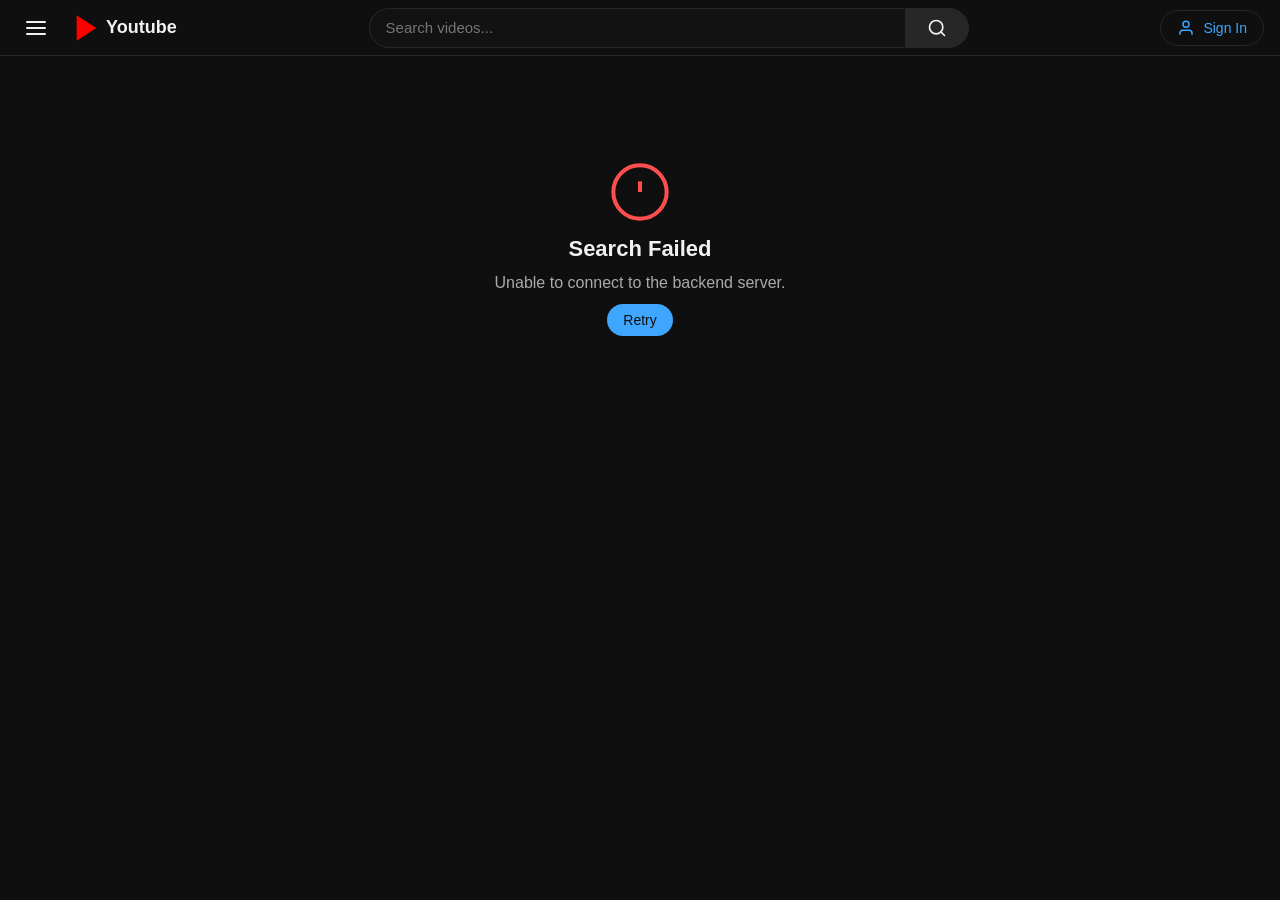
<file: search.html>
<!DOCTYPE html>
<html lang="en">
<head>
    <meta charset="UTF-8">
    <meta name="viewport" content="width=device-width, initial-scale=1.0">
    <title>Search - Youtube</title>
    <link rel="stylesheet" href="css/search.css">
    <link href="[data-uri]" type="image/x-icon" rel="icon"/>

</head>
<body>
    <!-- Top Header Navigation -->
    <header class="app-header">
        <div class="header-left">
            <button id="sidebar-toggle" class="icon-btn" aria-label="Toggle Navigation Menu">
                <svg width="24" height="24" viewBox="0 0 24 24" fill="none" stroke="currentColor" stroke-width="2" stroke-linecap="round" stroke-linejoin="round">
                    <line x1="3" y1="12" x2="21" y2="12"></line>
                    <line x1="3" y1="6" x2="21" y2="6"></line>
                    <line x1="3" y1="18" x2="21" y2="18"></line>
                </svg>
            </button>
            <a href="index.html" class="brand-logo" aria-label="Youtube Home">
                <svg class="brand-icon" width="28" height="28" viewBox="0 0 24 24" fill="none" stroke="currentColor" stroke-width="2">
                    <polygon points="5 3 19 12 5 21 5 3" fill="currentColor"></polygon>
                </svg>
                <span class="brand-name">Youtube</span>
            </a>
        </div>

        <div class="header-center">
            <form id="search-form" class="search-box">
                <div class="search-input-wrapper">
                    <input type="text" id="search-input" placeholder="Search videos..." autocomplete="off">
                </div>
                <button type="submit" class="search-btn" aria-label="Search">
                    <svg width="20" height="20" viewBox="0 0 24 24" fill="none" stroke="currentColor" stroke-width="2" stroke-linecap="round" stroke-linejoin="round">
                        <circle cx="11" cy="11" r="8"></circle>
                        <line x1="21" y1="21" x2="16.65" y2="16.65"></line>
                    </svg>
                </button>
            </form>
        </div>

        <div class="header-right" id="header-auth-section">
            <div class="auth-loading-spinner" id="auth-spinner"></div>
        </div>
    </header>

    <!-- App Layout Container -->
    <div class="app-layout">
        <!-- Sidebar Navigation -->
        <aside id="sidebar" class="app-sidebar">
            <nav class="sidebar-nav">
                <div class="nav-section">
                    <a href="index.html" class="nav-item">
                        <svg class="nav-icon" width="22" height="22" viewBox="0 0 24 24" fill="none" stroke="currentColor" stroke-width="2">
                            <path d="M3 9l9-7 9 7v11a2 2 0 0 1-2 2H5a2 2 0 0 1-2-2z"></path>
                            <polyline points="9 22 9 12 15 12 15 22"></polyline>
                        </svg>
                        <span class="nav-text">Home</span>
                    </a>
                    <a href="create-channel.html" class="nav-item">
                        <svg class="nav-icon" width="22" height="22" viewBox="0 0 24 24" fill="none" stroke="currentColor" stroke-width="2">
                            <path d="M20 21v-2a4 4 0 0 0-4-4H8a4 4 0 0 0-4 4v2"></path>
                            <circle cx="12" cy="7" r="4"></circle>
                        </svg>
                        <span class="nav-text">Create Channel</span>
                    </a>
                    <a href="upload.html" class="nav-item">
                        <svg class="nav-icon" width="22" height="22" viewBox="0 0 24 24" fill="none" stroke="currentColor" stroke-width="2">
                            <path d="M21 15v4a2 2 0 0 1-2 2H5a2 2 0 0 1-2-2v-4"></path>
                            <polyline points="17 8 12 3 7 8"></polyline>
                            <line x1="12" y1="3" x2="12" y2="15"></line>
                        </svg>
                        <span class="nav-text">Upload Video</span>
                    </a>
                </div>
            </nav>
        </aside>

        <!-- Sidebar Mobile Overlay Backdrop -->
        <div id="sidebar-overlay" class="sidebar-overlay"></div>

        <!-- Main Search Content Workspace -->
        <main class="search-main-content">
            <!-- Results Metadata Header -->
            <div id="results-count" class="results-count hidden"></div>

            <!-- Loading State (Skeleton Cards) -->
            <div id="skeleton-container" class="search-results-list">
                <div class="skeleton-search-card"><div class="skeleton-thumb"></div><div class="skeleton-details"><div class="skeleton-line title"></div><div class="skeleton-line short"></div><div class="skeleton-avatar-row"><div class="skeleton-avatar"></div><div class="skeleton-line text"></div></div><div class="skeleton-line desc"></div></div></div>
                <div class="skeleton-search-card"><div class="skeleton-thumb"></div><div class="skeleton-details"><div class="skeleton-line title"></div><div class="skeleton-line short"></div><div class="skeleton-avatar-row"><div class="skeleton-avatar"></div><div class="skeleton-line text"></div></div><div class="skeleton-line desc"></div></div></div>
                <div class="skeleton-search-card"><div class="skeleton-thumb"></div><div class="skeleton-details"><div class="skeleton-line title"></div><div class="skeleton-line short"></div><div class="skeleton-avatar-row"><div class="skeleton-avatar"></div><div class="skeleton-line text"></div></div><div class="skeleton-line desc"></div></div></div>
            </div>

            <!-- Authentication Required State (401 Error) -->
            <div id="auth-required-state" class="state-container hidden">
                <svg width="64" height="64" viewBox="0 0 24 24" fill="none" stroke="#3ea6ff" stroke-width="1.5">
                    <rect x="3" y="11" width="18" height="11" rx="2" ry="2"></rect>
                    <path d="M7 11V7a5 5 0 0 1 10 0v4"></path>
                </svg>
                <h2>Sign in to search videos</h2>
                <p>The backend requires you to be logged in to access video search features.</p>
                <div class="state-actions">
                    <a href="login.html" class="btn btn-primary">Sign In</a>
                    <a href="register.html" class="btn btn-outline">Create Account</a>
                </div>
            </div>

            <!-- Empty Search Results State -->
            <div id="empty-state" class="state-container hidden">
                <svg width="64" height="64" viewBox="0 0 24 24" fill="none" stroke="currentColor" stroke-width="1.5">
                    <circle cx="11" cy="11" r="8"></circle>
                    <line x1="21" y1="21" x2="16.65" y2="16.65"></line>
                    <line x1="8" y1="11" x2="14" y2="11"></line>
                </svg>
                <h2>No Results Found</h2>
                <p id="empty-message">Try different keywords or remove search filters.</p>
            </div>

            <!-- Server Error State -->
            <div id="error-state" class="state-container hidden">
                <svg width="64" height="64" viewBox="0 0 24 24" fill="none" stroke="#ff4e4e" stroke-width="1.5">
                    <circle cx="12" cy="12" r="10"></circle>
                    <line x1="12" y1="8" x2="12" y2="12"></line>
                    <line x1="12" y1="16" x2="12.01" y2="16"></line>
                </svg>
                <h2>Search Failed</h2>
                <p id="error-message">Unable to connect to the backend server.</p>
                <button id="retry-btn" class="btn btn-primary">Retry</button>
            </div>

            <!-- Search Results Container -->
            <div id="results-list" class="search-results-list hidden"></div>
        </main>
    </div>

    <!-- Scripts -->
    <script src="js/search.js"></script>
</body>
</html>
</file>
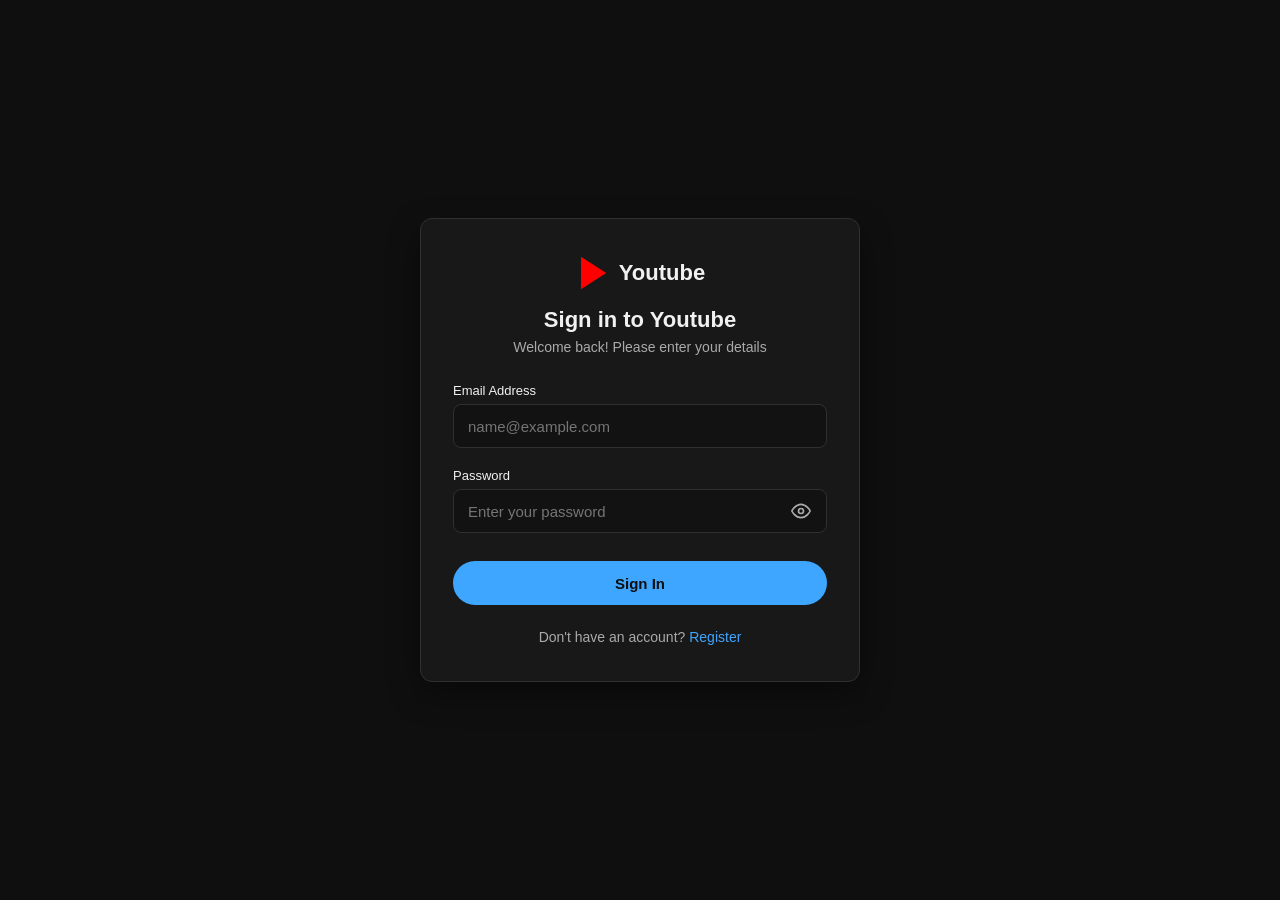
<file: upload.html>
<!DOCTYPE html>
<html lang="en">
<head>
    <meta charset="UTF-8">
    <meta name="viewport" content="width=device-width, initial-scale=1.0">
    <title>Upload Video - Youtube Studio</title>
    <link rel="stylesheet" href="css/upload.css">
    <link href="[data-uri]" type="image/x-icon" rel="icon"/>

</head>
<body>
    <!-- Top Navigation Header -->
    <header class="app-header">
        <div class="header-left">
            <button id="sidebar-toggle" class="icon-btn" aria-label="Toggle Navigation Menu">
                <svg width="24" height="24" viewBox="0 0 24 24" fill="none" stroke="currentColor" stroke-width="2" stroke-linecap="round" stroke-linejoin="round">
                    <line x1="3" y1="12" x2="21" y2="12"></line>
                    <line x1="3" y1="6" x2="21" y2="6"></line>
                    <line x1="3" y1="18" x2="21" y2="18"></line>
                </svg>
            </button>
            <a href="index.html" class="brand-logo" aria-label="Youtube Home">
                <svg class="brand-icon" width="28" height="28" viewBox="0 0 24 24" fill="none" stroke="currentColor" stroke-width="2">
                    <polygon points="5 3 19 12 5 21 5 3" fill="currentColor"></polygon>
                </svg>
                <span class="brand-name">Youtube</span>
            </a>
        </div>

        <div class="header-center">
            <form id="search-form" class="search-box">
                <div class="search-input-wrapper">
                    <input type="text" id="search-input" placeholder="Search videos..." autocomplete="off">
                </div>
                <button type="submit" class="search-btn" aria-label="Search">
                    <svg width="20" height="20" viewBox="0 0 24 24" fill="none" stroke="currentColor" stroke-width="2" stroke-linecap="round" stroke-linejoin="round">
                        <circle cx="11" cy="11" r="8"></circle>
                        <line x1="21" y1="21" x2="16.65" y2="16.65"></line>
                    </svg>
                </button>
            </form>
        </div>

        <div class="header-right" id="header-auth-section">
            <div class="auth-loading-spinner" id="auth-spinner"></div>
        </div>
    </header>

    <!-- App Layout Container -->
    <div class="app-layout">
        <!-- Sidebar Navigation -->
        <aside id="sidebar" class="app-sidebar">
            <nav class="sidebar-nav">
                <div class="nav-section">
                    <a href="index.html" class="nav-item">
                        <svg class="nav-icon" width="22" height="22" viewBox="0 0 24 24" fill="none" stroke="currentColor" stroke-width="2">
                            <path d="M3 9l9-7 9 7v11a2 2 0 0 1-2 2H5a2 2 0 0 1-2-2z"></path>
                            <polyline points="9 22 9 12 15 12 15 22"></polyline>
                        </svg>
                        <span class="nav-text">Home</span>
                    </a>
                    <a href="#" class="nav-item disabled-nav" title="BACKEND REQUIRED: Subscriptions Feed">
                        <svg class="nav-icon" width="22" height="22" viewBox="0 0 24 24" fill="none" stroke="currentColor" stroke-width="2">
                            <path d="M4 11a9 9 0 0 1 9 9"></path>
                            <path d="M4 4a16 16 0 0 1 16 16"></path>
                            <circle cx="5" cy="19" r="1"></circle>
                        </svg>
                        <span class="nav-text">Subscriptions</span>
                        <span class="badge-backend">Req</span>
                    </a>
                </div>

                <hr class="sidebar-divider">

                <div class="nav-section">
                    <div class="nav-section-title">Creator Actions</div>
                    <a href="my-channels.html" class="nav-item">
                        <svg class="nav-icon" width="22" height="22" viewBox="0 0 24 24" fill="none" stroke="currentColor" stroke-width="2">
                            <path d="M22 19a2 2 0 0 1-2 2H4a2 2 0 0 1-2-2V5a2 2 0 0 1 2-2h5l2 3h9a2 2 0 0 1 2 2z"></path>
                            <circle cx="12" cy="13" r="3"></circle>
                        </svg>
                        <span class="nav-text">My Channels</span>
                    </a>
                    <a href="create-channel.html" class="nav-item">
                        <svg class="nav-icon" width="22" height="22" viewBox="0 0 24 24" fill="none" stroke="currentColor" stroke-width="2">
                            <path d="M20 21v-2a4 4 0 0 0-4-4H8a4 4 0 0 0-4 4v2"></path>
                            <circle cx="12" cy="7" r="4"></circle>
                            <line x1="19" y1="8" x2="19" y2="14"></line>
                            <line x1="16" y1="11" x2="22" y2="11"></line>
                        </svg>
                        <span class="nav-text">Create Channel</span>
                    </a>
                    <a href="upload.html" class="nav-item active">
                        <svg class="nav-icon" width="22" height="22" viewBox="0 0 24 24" fill="none" stroke="currentColor" stroke-width="2">
                            <path d="M21 15v4a2 2 0 0 1-2 2H5a2 2 0 0 1-2-2v-4"></path>
                            <polyline points="17 8 12 3 7 8"></polyline>
                            <line x1="12" y1="3" x2="12" y2="15"></line>
                        </svg>
                        <span class="nav-text">Upload Video</span>
                    </a>
                </div>
            </nav>
        </aside>

        <!-- Sidebar Mobile Overlay Backdrop -->
        <div id="sidebar-overlay" class="sidebar-overlay"></div>

        <!-- Main Workspace Area -->
        <main class="upload-main-content">
            <div class="page-header">
                <h1 class="page-title">Upload Video</h1>
                <p class="page-subtitle">Upload video files directly to Cloudinary and publish to your Youtube channel.</p>
            </div>

            <!-- Global Error Banner -->
            <div id="error-banner" class="alert alert-error hidden" role="alert" aria-live="polite">
                <svg width="20" height="20" viewBox="0 0 24 24" fill="none" stroke="currentColor" stroke-width="2">
                    <circle cx="12" cy="12" r="10"></circle>
                    <line x1="12" y1="8" x2="12" y2="12"></line>
                    <line x1="12" y1="16" x2="12.01" y2="16"></line>
                </svg>
                <span id="error-banner-text"></span>
            </div>

            <!-- Channel Required Alert Banner -->
            <div id="channel-required-banner" class="alert alert-warning hidden" role="alert" aria-live="polite">
                <div class="alert-content">
                    <svg width="22" height="22" viewBox="0 0 24 24" fill="none" stroke="currentColor" stroke-width="2">
                        <path d="M10.29 3.86L1.82 18a2 2 0 0 1 1.71 3h16.94a2 2 0 0 1 1.71-3L13.71 3.86a2 2 0 0 1-3.42 0z"></path>
                        <line x1="12" y1="9" x2="12" y2="13"></line>
                        <line x1="12" y1="17" x2="12.01" y2="17"></line>
                    </svg>
                    <span id="channel-required-text">Channel required. You must create a channel before publishing videos.</span>
                </div>
                <a href="create-channel.html" class="btn btn-primary" style="padding: 6px 14px; font-size: 13px;">Create Channel Now</a>
            </div>

            <!-- Upload Grid Workspace -->
            <div id="upload-grid" class="upload-grid">
                <!-- Left Column: Form Controls -->
                <div class="upload-form-card">
                    <form id="upload-form" class="upload-form" novalidate>
                        <!-- Video File Dropzone -->
                        <div class="form-group">
                            <label class="form-label">Video File</label>
                            <div id="video-drop-zone" class="drop-zone">
                                <div class="drop-zone-icon">
                                    <svg width="40" height="40" viewBox="0 0 24 24" fill="none" stroke="currentColor" stroke-width="1.8">
                                        <path d="M21 15v4a2 2 0 0 1-2 2H5a2 2 0 0 1-2-2v-4"></path>
                                        <polyline points="17 8 12 3 7 8"></polyline>
                                        <line x1="12" y1="3" x2="12" y2="15"></line>
                                    </svg>
                                </div>
                                <div class="drop-zone-title">Click to select video file or drag & drop</div>
                                <div class="drop-zone-subtitle">MP4, WebM, or MOV formats (Direct Cloudinary Upload)</div>
                                <div id="video-file-badge" class="file-info-badge hidden"></div>
                                <input type="file" id="video-file-input" accept="video/*" class="hidden">
                            </div>
                            <span id="video-file-error" class="field-error-msg hidden"></span>
                        </div>

                        <!-- Progress Bar UI -->
                        <div id="progress-container" class="progress-container hidden">
                            <div class="progress-header">
                                <span id="progress-status-text">Uploading to Cloudinary...</span>
                                <span id="progress-percent-text">0%</span>
                            </div>
                            <div class="progress-bar-bg">
                                <div id="progress-bar-fill" class="progress-bar-fill"></div>
                            </div>
                        </div>

                        <!-- Video Title -->
                        <div class="form-group">
                            <label for="title" class="form-label">Video Title</label>
                            <input type="text" id="title" name="title" class="form-input" placeholder="e.g. Echoes of the Night - Orchestra Performance" required>
                            <span id="title-error" class="field-error-msg hidden"></span>
                        </div>

                        <!-- Video Description -->
                        <div class="form-group">
                            <label for="description" class="form-label">Description</label>
                            <textarea id="description" name="description" class="form-textarea" rows="4" placeholder="Tell viewers what your video is about..." required></textarea>
                            <span id="description-error" class="field-error-msg hidden"></span>
                        </div>

                        <!-- Category Selector -->
                        <div class="form-group">
                            <label for="category" class="form-label">Category</label>
                            <select id="category" name="category" class="form-select" required>
                                <option value="" disabled selected>Select category</option>
                                <option value="Gaming">Gaming</option>
                                <option value="Music">Music</option>
                                <option value="Education">Education</option>
                                <option value="Technology">Technology</option>
                                <option value="Sports">Sports</option>
                                <option value="Entertainment">Entertainment</option>
                                <option value="Other">Other</option>
                            </select>
                            <span id="category-error" class="field-error-msg hidden"></span>
                        </div>

                        <!-- Thumbnail Image Dropzone OR URL -->
                        <div class="form-group">
                            <label class="form-label">Thumbnail Image</label>
                            <div id="thumb-drop-zone" class="drop-zone">
                                <div class="drop-zone-icon">
                                    <svg width="32" height="32" viewBox="0 0 24 24" fill="none" stroke="currentColor" stroke-width="1.8">
                                        <rect x="3" y="3" width="18" height="18" rx="2" ry="2"></rect>
                                        <circle cx="8.5" cy="8.5" r="1.5"></circle>
                                        <polyline points="21 15 16 10 5 21"></polyline>
                                    </svg>
                                </div>
                                <div class="drop-zone-title">Click to select thumbnail image</div>
                                <div class="drop-zone-subtitle">JPG, PNG, or WebP format</div>
                                <div id="thumb-file-badge" class="file-info-badge hidden"></div>
                                <input type="file" id="thumb-file-input" accept="image/*" class="hidden">
                            </div>
                            <div class="url-divider-text">OR paste image URL directly:</div>
                            <input type="url" id="thumbnailUrlInput" class="form-input" placeholder="https://example.com/thumbnail.jpg">
                            <span id="thumb-file-error" class="field-error-msg hidden"></span>
                        </div>

                        <!-- Action Buttons -->
                        <div class="form-actions">
                            <button type="submit" id="submit-btn" class="btn btn-primary">
                                <span id="btn-text">Publish Video</span>
                                <div id="btn-spinner" class="spinner hidden"></div>
                            </button>
                            <a href="index.html" class="btn btn-secondary">Cancel</a>
                        </div>
                    </form>
                </div>

                <!-- Right Column: Media Preview Cards -->
                <div class="upload-preview-col">
                    <!-- Video Preview Card -->
                    <div class="preview-card">
                        <h3 class="preview-card-title">Video Preview</h3>
                        <div class="preview-media-wrapper">
                            <video id="video-preview-player" class="preview-player hidden" controls></video>
                            <div id="video-preview-placeholder" class="preview-placeholder">
                                <svg width="40" height="40" viewBox="0 0 24 24" fill="none" stroke="currentColor" stroke-width="1.5">
                                    <polygon points="5 3 19 12 5 21 5 3"></polygon>
                                </svg>
                                <span>No video selected</span>
                            </div>
                        </div>
                    </div>

                    <!-- Thumbnail Preview Card -->
                    <div class="preview-card">
                        <h3 class="preview-card-title">Thumbnail Preview</h3>
                        <div class="preview-media-wrapper">
                            <img id="thumb-preview-img" class="preview-thumb-img hidden" alt="Thumbnail Preview">
                            <div id="thumb-preview-placeholder" class="preview-placeholder">
                                <svg width="40" height="40" viewBox="0 0 24 24" fill="none" stroke="currentColor" stroke-width="1.5">
                                    <rect x="3" y="3" width="18" height="18" rx="2" ry="2"></rect>
                                    <circle cx="8.5" cy="8.5" r="1.5"></circle>
                                    <polyline points="21 15 16 10 5 21"></polyline>
                                </svg>
                                <span>No thumbnail selected</span>
                            </div>
                        </div>
                    </div>

                    <!-- Cloudinary Info Box -->
                    <div class="cloudinary-info-box">
                        <div class="info-title">Cloudinary Integration</div>
                        <p>Videos and thumbnails are uploaded directly to Cloudinary (Preset: <code>youtube mvp</code>). Generated <code>secure_url</code> links are saved automatically to MongoDB.</p>
                    </div>
                </div>
            </div>

            <!-- Success Card View -->
            <div id="success-card" class="success-container hidden">
                <div class="success-icon-badge">
                    <svg width="40" height="40" viewBox="0 0 24 24" fill="none" stroke="#2ba640" stroke-width="2.5">
                        <path d="M22 11.08V12a10 10 0 1 1-5.93-9.14"></path>
                        <polyline points="22 4 12 14.01 9 11.01"></polyline>
                    </svg>
                </div>
                <h2>Video Published Successfully!</h2>
                <p class="success-message">Your video <strong id="success-video-title"></strong> has been uploaded to Cloudinary and saved to MongoDB.</p>

                <div class="generated-urls-box">
                    <div class="url-label">Cloudinary Video URL:</div>
                    <a id="generated-video-url-link" href="#" target="_blank" class="generated-url-text"></a>

                    <div class="url-label" style="margin-top: 10px;">Cloudinary Thumbnail URL:</div>
                    <a id="generated-thumb-url-link" href="#" target="_blank" class="generated-url-text"></a>
                </div>

                <div class="success-actions">
                    <a id="watch-video-link" href="index.html" class="btn btn-primary">
                        <svg width="18" height="18" viewBox="0 0 24 24" fill="none" stroke="currentColor" stroke-width="2">
                            <polygon points="5 3 19 12 5 21 5 3" fill="currentColor"></polygon>
                        </svg>
                        Watch Video
                    </a>
                    <a href="index.html" class="btn btn-outline">Go to Home Page</a>
                </div>
            </div>
        </main>
    </div>

    <!-- Scripts -->
    <script src="js/upload.js"></script>
</body>
</html>
</file>
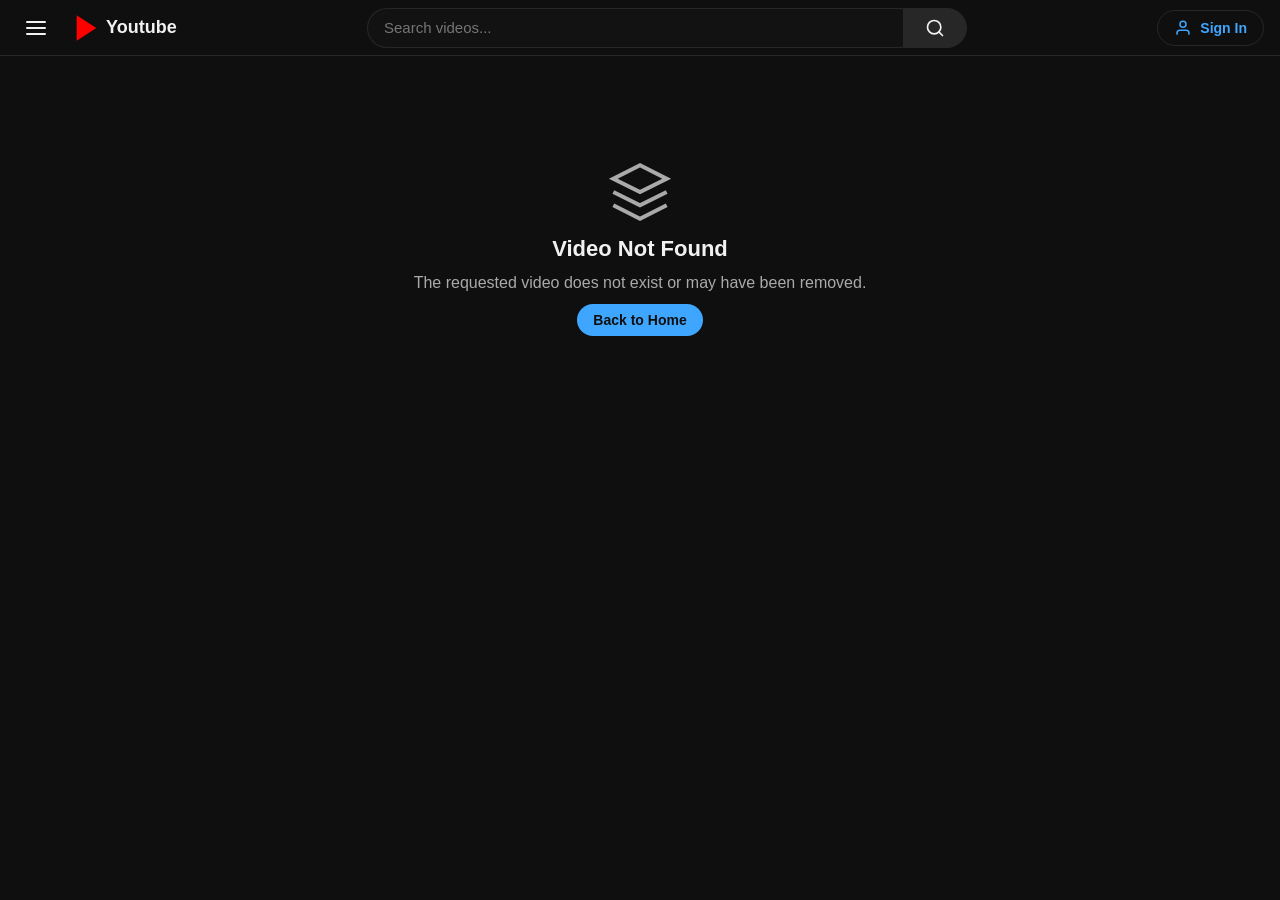
<file: watch.html>
<!DOCTYPE html>
<html lang="en">
<head>
    <meta charset="UTF-8">
    <meta name="viewport" content="width=device-width, initial-scale=1.0">
    <title>Youtube - Watch Video</title>
    <link rel="stylesheet" href="css/watch.css">
</head>
<body>
    <!-- Top Navigation Header -->
    <header class="app-header">
        <div class="header-left">
            <button id="sidebar-toggle" class="icon-btn" aria-label="Toggle Navigation Menu">
                <svg width="24" height="24" viewBox="0 0 24 24" fill="none" stroke="currentColor" stroke-width="2" stroke-linecap="round" stroke-linejoin="round">
                    <line x1="3" y1="12" x2="21" y2="12"></line>
                    <line x1="3" y1="6" x2="21" y2="6"></line>
                    <line x1="3" y1="18" x2="21" y2="18"></line>
                </svg>
            </button>
            <a href="index.html" class="brand-logo" aria-label="Youtube Home">
                <svg class="brand-icon" width="28" height="28" viewBox="0 0 24 24" fill="none" stroke="currentColor" stroke-width="2">
                    <polygon points="5 3 19 12 5 21 5 3" fill="currentColor"></polygon>
                </svg>
                <span class="brand-name">Youtube</span>
            </a>
        </div>

        <div class="header-center">
            <form id="search-form" class="search-box">
                <div class="search-input-wrapper">
                    <input type="text" id="search-input" placeholder="Search videos..." autocomplete="off">
                </div>
                <button type="submit" class="search-btn" aria-label="Search">
                    <svg width="20" height="20" viewBox="0 0 24 24" fill="none" stroke="currentColor" stroke-width="2" stroke-linecap="round" stroke-linejoin="round">
                        <circle cx="11" cy="11" r="8"></circle>
                        <line x1="21" y1="21" x2="16.65" y2="16.65"></line>
                    </svg>
                </button>
            </form>
        </div>

        <div class="header-right" id="header-auth-section">
            <div class="auth-loading-spinner" id="auth-spinner"></div>
        </div>
    </header>

    <!-- App Main Layout -->
    <div class="app-layout">
        <!-- Sidebar Drawer Navigation -->
        <aside id="sidebar" class="app-sidebar">
            <nav class="sidebar-nav">
                <div class="nav-section">
                    <a href="index.html" class="nav-item">
                        <svg class="nav-icon" width="22" height="22" viewBox="0 0 24 24" fill="none" stroke="currentColor" stroke-width="2">
                            <path d="M3 9l9-7 9 7v11a2 2 0 0 1-2 2H5a2 2 0 0 1-2-2z"></path>
                            <polyline points="9 22 9 12 15 12 15 22"></polyline>
                        </svg>
                        <span class="nav-text">Home</span>
                    </a>
                    <a href="my-channels.html" class="nav-item">
                        <svg class="nav-icon" width="22" height="22" viewBox="0 0 24 24" fill="none" stroke="currentColor" stroke-width="2">
                            <path d="M22 19a2 2 0 0 1-2 2H4a2 2 0 0 1-2-2V5a2 2 0 0 1 2-2h5l2 3h9a2 2 0 0 1 2 2z"></path>
                            <circle cx="12" cy="13" r="3"></circle>
                        </svg>
                        <span class="nav-text">My Channels</span>
                    </a>
                    <a href="create-channel.html" class="nav-item">
                        <svg class="nav-icon" width="22" height="22" viewBox="0 0 24 24" fill="none" stroke="currentColor" stroke-width="2">
                            <path d="M20 21v-2a4 4 0 0 0-4-4H8a4 4 0 0 0-4 4v2"></path>
                            <circle cx="12" cy="7" r="4"></circle>
                        </svg>
                        <span class="nav-text">Create Channel</span>
                    </a>
                    <a href="upload.html" class="nav-item">
                        <svg class="nav-icon" width="22" height="22" viewBox="0 0 24 24" fill="none" stroke="currentColor" stroke-width="2">
                            <path d="M21 15v4a2 2 0 0 1-2 2H5a2 2 0 0 1-2-2v-4"></path>
                            <polyline points="17 8 12 3 7 8"></polyline>
                            <line x1="12" y1="3" x2="12" y2="15"></line>
                        </svg>
                        <span class="nav-text">Upload Video</span>
                    </a>
                </div>
            </nav>
        </aside>

        <!-- Sidebar Overlay -->
        <div id="sidebar-overlay" class="sidebar-overlay"></div>

        <!-- Main Watch Workspace -->
        <main class="watch-main-content">
            <!-- Loading Skeleton State -->
            <div id="watch-skeleton" class="watch-layout">
                <div class="primary-content">
                    <div class="skeleton-player"></div>
                    <div class="skeleton-line title-skeleton"></div>
                    <div class="skeleton-meta-row">
                        <div class="skeleton-avatar"></div>
                        <div class="skeleton-line text-skeleton"></div>
                    </div>
                </div>
                <div class="secondary-content">
                    <div class="skeleton-rec-card"></div>
                    <div class="skeleton-rec-card"></div>
                    <div class="skeleton-rec-card"></div>
                </div>
            </div>

            <!-- Authentication Required State (401 Error) -->
            <div id="auth-required-state" class="state-container hidden">
                <svg width="64" height="64" viewBox="0 0 24 24" fill="none" stroke="#3ea6ff" stroke-width="1.5">
                    <rect x="3" y="11" width="18" height="11" rx="2" ry="2"></rect>
                    <path d="M7 11V7a5 5 0 0 1 10 0v4"></path>
                </svg>
                <h2>Sign in to watch this video</h2>
                <p>The backend requires you to be logged in to view video streams.</p>
                <div class="state-actions">
                    <a href="login.html" class="btn btn-primary">Sign In</a>
                    <a href="register.html" class="btn btn-outline">Create Account</a>
                </div>
            </div>

            <!-- Video Not Found State (404) -->
            <div id="not-found-state" class="state-container hidden">
                <svg width="64" height="64" viewBox="0 0 24 24" fill="none" stroke="currentColor" stroke-width="1.5">
                    <polygon points="12 2 2 7 12 12 22 7 12 2"></polygon>
                    <polyline points="2 17 12 22 22 17"></polyline>
                    <polyline points="2 12 12 17 22 12"></polyline>
                </svg>
                <h2>Video Not Found</h2>
                <p>The requested video does not exist or may have been removed.</p>
                <a href="index.html" class="btn btn-primary">Back to Home</a>
            </div>

            <!-- Generic Server Error State -->
            <div id="error-state" class="state-container hidden">
                <svg width="64" height="64" viewBox="0 0 24 24" fill="none" stroke="#ff4e4e" stroke-width="1.5">
                    <circle cx="12" cy="12" r="10"></circle>
                    <line x1="12" y1="8" x2="12" y2="12"></line>
                    <line x1="12" y1="16" x2="12.01" y2="16"></line>
                </svg>
                <h2>Failed to Load Video</h2>
                <p id="error-message">Unable to connect to the video server.</p>
                <button id="retry-btn" class="btn btn-primary">Retry</button>
            </div>

            <!-- Loaded Video Content Workspace -->
            <div id="watch-container" class="watch-layout hidden">
                <!-- Primary Video Player & Meta Section -->
                <section class="primary-content">
                    <div class="player-wrapper">
                        <video id="video-player" class="video-player" controls preload="metadata" poster="">
                            <source id="video-source" src="" type="video/mp4">
                            Your browser does not support HTML5 video playback.
                        </video>
                    </div>

                    <h1 id="video-title" class="video-title-main"></h1>

                    <div class="video-actions-bar">
                        <div class="channel-info-group">
                            <a id="channel-link" href="#" class="channel-avatar-lg" style="text-decoration:none;">
                                <svg width="24" height="24" viewBox="0 0 24 24" fill="none" stroke="currentColor" stroke-width="2">
                                    <path d="M20 21v-2a4 4 0 0 0-4-4H8a4 4 0 0 0-4 4v2"></path>
                                    <circle cx="12" cy="7" r="4"></circle>
                                </svg>
                            </a>
                            <div class="channel-details">
                                <a id="channel-name-link" href="#" style="text-decoration:none; color:inherit;">
                                    <div id="channel-name" class="channel-name-main">Channel</div>
                                </a>
                                <div id="channel-sub-count" class="sub-count-placeholder">-- subscribers</div>
                            </div>
                            <button id="subscribe-btn" class="btn btn-subscribe" title="Subscribe to Channel">
                                <span id="subscribe-text">Subscribe</span>
                            </button>
                        </div>

                        <div class="action-buttons-group">
                            <button id="like-btn" class="action-btn" title="Like Video">
                                <svg id="like-icon" width="20" height="20" viewBox="0 0 24 24" fill="none" stroke="currentColor" stroke-width="2">
                                    <path d="M14 9V5a3 3 0 0 0-3-3l-4 9v11h11.28a2 2 0 0 0 2-1.7l1.38-9a2 2 0 0 0-2-2.3zM7 22H4a2 2 0 0 1-2-2v-7a2 2 0 0 1 2-2h3"></path>
                                </svg>
                                <span id="like-text">Like</span>
                            </button>
                            <button id="share-btn" class="action-btn">
                                <svg width="20" height="20" viewBox="0 0 24 24" fill="none" stroke="currentColor" stroke-width="2">
                                    <circle cx="18" cy="5" r="3"></circle>
                                    <circle cx="6" cy="12" r="3"></circle>
                                    <circle cx="18" cy="19" r="3"></circle>
                                    <line x1="8.59" y1="13.51" x2="15.42" y2="17.49"></line>
                                    <line x1="15.41" y1="6.51" x2="8.59" y2="10.49"></line>
                                </svg>
                                <span>Share</span>
                            </button>
                        </div>
                    </div>

                    <!-- Video Description Box -->
                    <div class="description-box">
                        <div class="description-meta">
                            <span id="video-views">0 views</span>
                            <span class="meta-dot">•</span>
                            <span id="video-date">Recently</span>
                            <span id="video-category-badge" class="category-badge">General</span>
                        </div>
                        <p id="video-description" class="description-text"></p>
                    </div>
                </section>

                <!-- Secondary Recommended Videos Section -->
                <aside class="secondary-content">
                    <h2 class="recommendations-header">Recommended Videos</h2>
                    <div id="recommended-grid" class="recommended-grid"></div>
                </aside>
            </div>
        </main>
    </div>

    <!-- Toast Notification for Share Link -->
    <div id="toast" class="toast hidden">Link copied to clipboard!</div>

    <!-- Scripts -->
    <script src="js/watch.js"></script>
</body>
</html>
</file>
<file: css/home.css>
/* ==========================================================================
   Global Reset & Color Tokens
   ========================================================================== */
:root {
    --bg-main: #0f0f0f;
    --bg-header: #0f0f0f;
    --bg-sidebar: #0f0f0f;
    --bg-card: #181818;
    --bg-hover: #272727;
    --bg-chip: #272727;
    --bg-chip-active: #f1f1f1;
    --text-primary: #f1f1f1;
    --text-secondary: #aaaaaa;
    --text-chip-active: #0f0f0f;
    --accent-red: #ff0000;
    --accent-blue: #3ea6ff;
    --border-color: #272727;
    --badge-bg: rgba(0, 0, 0, 0.8);
    
    --header-height: 56px;
    --sidebar-width: 240px;

    --radius-sm: 4px;
    --radius-md: 8px;
    --radius-lg: 12px;
    --radius-full: 9999px;
    
    --transition-fast: 0.15s ease;
    --font-family: -apple-system, BlinkMacSystemFont, "Segoe UI", Roboto, Helvetica, Arial, sans-serif;
}

* {
    box-sizing: border-box;
    margin: 0;
    padding: 0;
}

body {
    background-color: var(--bg-main);
    color: var(--text-primary);
    font-family: var(--font-family);
    overflow-x: hidden;
    min-height: 100vh;
}

a {
    color: inherit;
    text-decoration: none;
}

button {
    font-family: inherit;
    border: none;
    background: none;
    cursor: pointer;
    color: inherit;
}

.hidden {
    display: none !important;
}

.btn {
    display: inline-flex;
    align-items: center;
    justify-content: center;
    gap: 8px;
    padding: 10px 20px;
    border-radius: var(--radius-full);
    font-weight: 500;
    font-size: 14px;
    transition: background-color var(--transition-fast);
}

.btn-primary {
    background-color: var(--accent-blue);
    color: #0f0f0f;
}

.btn-primary:hover {
    background-color: #65b8ff;
}

.btn-outline {
    border: 1px solid var(--border-color);
    color: var(--accent-blue);
}

.btn-outline:hover {
    background-color: rgba(62, 166, 255, 0.15);
}

.badge-backend {
    font-size: 10px;
    background-color: rgba(255, 255, 255, 0.1);
    color: var(--text-secondary);
    padding: 2px 5px;
    border-radius: var(--radius-sm);
    margin-left: auto;
}

/* ==========================================================================
   Header Layout
   ========================================================================== */
.app-header {
    position: fixed;
    top: 0;
    left: 0;
    right: 0;
    height: var(--header-height);
    background-color: var(--bg-header);
    display: flex;
    align-items: center;
    justify-content: space-between;
    padding: 0 16px;
    z-index: 1000;
    border-bottom: 1px solid var(--border-color);
}

.header-left {
    display: flex;
    align-items: center;
    gap: 16px;
}

.icon-btn {
    display: flex;
    align-items: center;
    justify-content: center;
    width: 40px;
    height: 40px;
    border-radius: var(--radius-full);
    transition: background-color var(--transition-fast);
}

.icon-btn:hover {
    background-color: var(--bg-hover);
}

.brand-logo {
    display: flex;
    align-items: center;
    gap: 6px;
    font-weight: 700;
    font-size: 18px;
}

.brand-icon {
    color: var(--accent-red);
}

.header-center {
    flex: 0 1 640px;
    display: flex;
    justify-content: center;
}

.search-box {
    display: flex;
    width: 100%;
    max-width: 600px;
}

.search-input-wrapper {
    flex: 1;
    display: flex;
    align-items: center;
    background-color: #121212;
    border: 1px solid var(--border-color);
    border-right: none;
    border-radius: var(--radius-full) 0 0 var(--radius-full);
    padding: 0 16px;
}

.search-input-wrapper input {
    width: 100%;
    height: 38px;
    background: transparent;
    border: none;
    outline: none;
    color: var(--text-primary);
    font-size: 15px;
}

.search-btn {
    width: 64px;
    height: 40px;
    background-color: var(--bg-chip);
    border: 1px solid var(--border-color);
    border-radius: 0 var(--radius-full) var(--radius-full) 0;
    display: flex;
    align-items: center;
    justify-content: center;
}

.search-btn:hover {
    background-color: #383838;
}

.header-right {
    display: flex;
    align-items: center;
    gap: 12px;
}

.user-profile-menu {
    position: relative;
}

.avatar-btn {
    width: 36px;
    height: 36px;
    border-radius: var(--radius-full);
    background-color: #555;
    color: #fff;
    font-weight: 600;
    font-size: 15px;
    display: flex;
    align-items: center;
    justify-content: center;
    text-transform: uppercase;
}

.user-dropdown {
    position: absolute;
    top: 48px;
    right: 0;
    width: 220px;
    background-color: var(--bg-card);
    border: 1px solid var(--border-color);
    border-radius: var(--radius-md);
    box-shadow: 0 8px 24px rgba(0,0,0,0.5);
    padding: 8px 0;
    z-index: 1001;
}

.dropdown-header {
    padding: 12px 16px;
    border-bottom: 1px solid var(--border-color);
}

.dropdown-user-name {
    font-weight: 600;
    font-size: 14px;
}

.dropdown-user-email {
    font-size: 12px;
    color: var(--text-secondary);
    margin-top: 2px;
}

.dropdown-item {
    display: flex;
    align-items: center;
    gap: 12px;
    padding: 10px 16px;
    font-size: 14px;
    transition: background-color var(--transition-fast);
}

.dropdown-item:hover {
    background-color: var(--bg-hover);
}

.auth-loading-spinner {
    width: 20px;
    height: 20px;
    border: 2px solid var(--border-color);
    border-top: 2px solid var(--text-primary);
    border-radius: 50%;
    animation: spin 0.8s linear infinite;
}

/* ==========================================================================
   Sidebar Navigation
   ========================================================================== */
.app-layout {
    display: flex;
    padding-top: var(--header-height);
    min-height: calc(100vh - var(--header-height));
}

.app-sidebar {
    width: var(--sidebar-width);
    background-color: var(--bg-sidebar);
    position: fixed;
    top: var(--header-height);
    bottom: 0;
    left: 0;
    overflow-y: auto;
    z-index: 900;
    transition: transform 0.2s ease;
}

.sidebar-nav {
    padding: 12px;
}

.nav-section-title {
    font-size: 12px;
    font-weight: 600;
    color: var(--text-secondary);
    padding: 8px 12px;
    text-transform: uppercase;
}

.sidebar-divider {
    border: none;
    border-top: 1px solid var(--border-color);
    margin: 8px 0;
}

.nav-item {
    display: flex;
    align-items: center;
    gap: 16px;
    padding: 10px 12px;
    border-radius: var(--radius-md);
    font-size: 14px;
    transition: background-color var(--transition-fast);
}

.nav-item:hover {
    background-color: var(--bg-hover);
}

.nav-item.active {
    background-color: var(--bg-hover);
    font-weight: 600;
}

.nav-item.disabled-nav {
    opacity: 0.6;
}

.sidebar-overlay {
    position: fixed;
    inset: 0;
    background-color: rgba(0,0,0,0.5);
    z-index: 899;
    display: none;
}

/* ==========================================================================
   Main Content Area
   ========================================================================== */
.main-content {
    flex: 1;
    margin-left: var(--sidebar-width);
    padding: 16px 24px;
    max-width: 1600px;
}

.category-bar-wrapper {
    position: sticky;
    top: var(--header-height);
    background-color: var(--bg-main);
    z-index: 800;
    padding: 8px 0 16px 0;
}

.category-bar {
    display: flex;
    gap: 12px;
    overflow-x: auto;
    scrollbar-width: none;
    white-space: nowrap;
}

.category-bar::-webkit-scrollbar {
    display: none;
}

.chip {
    padding: 8px 14px;
    background-color: var(--bg-chip);
    color: var(--text-primary);
    border-radius: var(--radius-md);
    font-size: 14px;
    font-weight: 500;
    flex-shrink: 0;
    transition: all var(--transition-fast);
}

.chip:hover {
    background-color: #383838;
}

.chip.active {
    background-color: var(--bg-chip-active);
    color: var(--text-chip-active);
}

/* ==========================================================================
   Video Grid & Video Cards
   ========================================================================== */
.video-grid {
    display: grid;
    grid-template-columns: repeat(auto-fill, minmax(280px, 1fr));
    gap: 20px 16px;
    margin-top: 8px;
}

.video-card {
    display: flex;
    flex-direction: column;
    cursor: pointer;
}

.thumbnail-container {
    position: relative;
    width: 100%;
    aspect-ratio: 16 / 9;
    background-color: #222;
    border-radius: var(--radius-lg);
    overflow: hidden;
}

.thumbnail-img {
    width: 100%;
    height: 100%;
    object-fit: cover;
    transition: transform 0.2s ease;
}

.video-card:hover .thumbnail-img {
    transform: scale(1.03);
}

.duration-badge {
    position: absolute;
    bottom: 8px;
    right: 8px;
    background-color: var(--badge-bg);
    color: #fff;
    font-size: 11px;
    font-weight: 600;
    padding: 2px 6px;
    border-radius: var(--radius-sm);
}

.video-details {
    display: flex;
    gap: 12px;
    margin-top: 12px;
}

.channel-avatar {
    width: 36px;
    height: 36px;
    border-radius: var(--radius-full);
    background-color: var(--bg-hover);
    flex-shrink: 0;
    display: flex;
    align-items: center;
    justify-content: center;
    color: var(--text-secondary);
}

.video-info {
    flex: 1;
    overflow: hidden;
}

.video-title {
    font-size: 15px;
    font-weight: 600;
    line-height: 1.3;
    color: var(--text-primary);
    display: -webkit-box;
    -webkit-line-clamp: 2;
    -webkit-box-orient: vertical;
    overflow: hidden;
    margin-bottom: 4px;
}

.channel-name {
    font-size: 13px;
    color: var(--text-secondary);
    margin-bottom: 2px;
}

.video-meta {
    font-size: 13px;
    color: var(--text-secondary);
}

/* ==========================================================================
   Skeleton Loading State & Keyframes
   ========================================================================== */
.skeleton-card {
    display: flex;
    flex-direction: column;
    gap: 12px;
}

.skeleton-thumb {
    width: 100%;
    aspect-ratio: 16 / 9;
    background-color: #222;
    border-radius: var(--radius-lg);
    animation: shimmer 1.5s infinite linear;
}

.skeleton-meta {
    display: flex;
    gap: 12px;
}

.skeleton-avatar {
    width: 36px;
    height: 36px;
    border-radius: var(--radius-full);
    background-color: #222;
    animation: shimmer 1.5s infinite linear;
}

.skeleton-lines {
    flex: 1;
    display: flex;
    flex-direction: column;
    gap: 8px;
}

.skeleton-line {
    height: 14px;
    background-color: #222;
    border-radius: 4px;
    animation: shimmer 1.5s infinite linear;
}

.skeleton-line.short {
    width: 60%;
}

@keyframes shimmer {
    0% { opacity: 0.3; }
    50% { opacity: 0.7; }
    100% { opacity: 0.3; }
}

@keyframes spin {
    0% { transform: rotate(0deg); }
    100% { transform: rotate(360deg); }
}

/* ==========================================================================
   State Containers & Actions
   ========================================================================== */
.state-container {
    display: flex;
    flex-direction: column;
    align-items: center;
    justify-content: center;
    text-align: center;
    padding: 64px 16px;
    gap: 12px;
    color: var(--text-secondary);
}

.state-container h2 {
    color: var(--text-primary);
    font-size: 20px;
}

.state-container p {
    font-size: 14px;
    max-width: 420px;
}

.state-actions {
    display: flex;
    gap: 12px;
    margin-top: 8px;
}

/* ==========================================================================
   Responsive Breakpoints
   ========================================================================== */
@media (max-width: 768px) {
    .app-sidebar {
        transform: translateX(-100%);
    }

    .app-sidebar.mobile-open {
        transform: translateX(0);
        box-shadow: 4px 0 16px rgba(0,0,0,0.5);
    }

    .sidebar-overlay.active {
        display: block;
    }

    .main-content {
        margin-left: 0;
        padding: 12px 16px;
    }

    .brand-name {
        display: none;
    }

    .header-center {
        flex: 1;
        max-width: none;
        margin: 0 8px;
    }
}

/* ==========================================================================
   Improved Responsive Design
   ========================================================================== */

/* Prevent flex/grid children from causing horizontal overflow */
html,
body {
    width: 100%;
    max-width: 100%;
    overflow-x: hidden;
}

.app-layout,
.main-content,
.header-center,
.search-box,
.video-grid {
    min-width: 0;
}

/* Make images and media always stay inside their containers */
img,
svg,
video {
    max-width: 100%;
}

/* =========================
   Tablet
   ========================= */
@media (max-width: 1024px) {

    :root {
        --sidebar-width: 220px;
    }

    .main-content {
        padding: 16px;
    }

    .video-grid {
        grid-template-columns: repeat(3, minmax(0, 1fr));
        gap: 18px 14px;
    }

    .header-center {
        flex: 1 1 auto;
        max-width: 500px;
    }
}


/* =========================
   Small Tablet / Large Phone
   ========================= */
@media (max-width: 768px) {

    .app-header {
        padding: 0 10px;
        gap: 8px;
    }

    .header-left {
        gap: 6px;
        flex-shrink: 0;
    }

    .brand-name {
        display: none;
    }

    .header-center {
        flex: 1 1 auto;
        width: auto;
        min-width: 0;
        margin: 0;
    }

    .search-box {
        width: 100%;
        min-width: 0;
    }

    .search-input-wrapper {
        min-width: 0;
        padding: 0 12px;
    }

    .search-input-wrapper input {
        min-width: 0;
        font-size: 14px;
    }

    .search-btn {
        width: 48px;
        flex-shrink: 0;
    }

    .header-right {
        gap: 4px;
        flex-shrink: 0;
    }

    .app-sidebar {
        width: min(280px, 85vw);
    }

    .main-content {
        width: 100%;
        margin-left: 0;
        padding: 12px;
    }

    .category-bar-wrapper {
        padding: 6px 0 12px;
    }

    .category-bar {
        gap: 8px;
        padding-bottom: 2px;
    }

    .chip {
        padding: 7px 12px;
        font-size: 13px;
    }

    .video-grid {
        grid-template-columns: repeat(2, minmax(0, 1fr));
        gap: 20px 12px;
    }

    .video-details {
        gap: 8px;
        margin-top: 10px;
    }

    .channel-avatar {
        width: 32px;
        height: 32px;
        flex: 0 0 32px;
    }

    .video-title {
        font-size: 14px;
    }

    .channel-name,
    .video-meta {
        font-size: 12px;
    }

    .state-container {
        padding: 48px 12px;
    }

    .state-actions {
        width: 100%;
        justify-content: center;
        flex-wrap: wrap;
    }
}


/* =========================
   Mobile
   ========================= */
@media (max-width: 600px) {

    .app-header {
        height: 56px;
        padding: 0 8px;
    }

    .header-left {
        gap: 4px;
    }

    .icon-btn {
        width: 38px;
        height: 38px;
        flex-shrink: 0;
    }

    .brand-icon {
        width: 24px;
        height: 24px;
    }

    .header-center {
        margin: 0 4px;
    }

    .search-input-wrapper {
        padding: 0 10px;
    }

    .search-input-wrapper input {
        height: 36px;
        font-size: 13px;
    }

    .search-input-wrapper input::placeholder {
        font-size: 12px;
    }

    .search-btn {
        width: 44px;
        height: 38px;
    }

    .avatar-btn {
        width: 34px;
        height: 34px;
        font-size: 14px;
    }

    .main-content {
        padding: 10px;
    }

    .video-grid {
        grid-template-columns: 1fr;
        gap: 22px;
    }

    .thumbnail-container {
        width: 100%;
        border-radius: 10px;
    }

    .video-details {
        gap: 10px;
        margin-top: 10px;
    }

    .channel-avatar {
        width: 36px;
        height: 36px;
        flex-basis: 36px;
    }

    .video-title {
        font-size: 15px;
        line-height: 1.35;
    }

    .channel-name,
    .video-meta {
        font-size: 13px;
    }

    .state-container h2 {
        font-size: 18px;
    }

    .state-container p {
        font-size: 13px;
    }

    .btn {
        width: 100%;
        max-width: 280px;
    }

    .user-dropdown {
        right: -4px;
        width: min(260px, calc(100vw - 20px));
    }
}


/* =========================
   Very Small Phones
   ========================= */
@media (max-width: 380px) {

    .app-header {
        padding: 0 6px;
    }

    .icon-btn {
        width: 36px;
        height: 36px;
    }

    .header-center {
        margin: 0 2px;
    }

    .search-btn {
        width: 40px;
    }

    .search-input-wrapper {
        padding: 0 8px;
    }

    .search-input-wrapper input {
        font-size: 12px;
    }

    .search-input-wrapper input::placeholder {
        font-size: 11px;
    }

    .main-content {
        padding: 8px;
    }

    .chip {
        padding: 6px 10px;
        font-size: 12px;
    }

    .video-grid {
        gap: 18px;
    }

    .video-title {
        font-size: 14px;
    }
}


/* =========================
   Extra Small Phones
   ========================= */
@media (max-width: 320px) {

    .header-right {
        gap: 0;
    }

    .avatar-btn {
        width: 32px;
        height: 32px;
        font-size: 13px;
    }

    .search-btn {
        width: 38px;
    }

    .search-input-wrapper input::placeholder {
        font-size: 10px;
    }

    .main-content {
        padding: 6px;
    }

    .category-bar-wrapper {
        padding-bottom: 8px;
    }

    .video-details {
        gap: 8px;
    }
}
</file>
<file: css/channel.css>
/* ==========================================================================
   Channel Pages Combined CSS (Create Channel & Channel View Page)
   ========================================================================== */
:root {
    --bg-main: #0f0f0f;
    --bg-header: #0f0f0f;
    --bg-sidebar: #0f0f0f;
    --bg-card: #181818;
    --bg-hover: #272727;
    --bg-input: #121212;
    --bg-notice: rgba(62, 166, 255, 0.08);
    --text-primary: #f1f1f1;
    --text-secondary: #aaaaaa;
    --accent-red: #ff0000;
    --accent-blue: #3ea6ff;
    --border-color: #272727;
    --error-color: #ff4e4e;
    --error-bg: rgba(255, 78, 78, 0.12);
    --success-color: #2ba640;
    --success-bg: rgba(43, 166, 64, 0.12);
    --badge-bg: rgba(0, 0, 0, 0.8);

    --header-height: 56px;
    --sidebar-width: 240px;

    --radius-sm: 4px;
    --radius-md: 8px;
    --radius-lg: 12px;
    --radius-full: 9999px;

    --transition-fast: 0.15s ease;
    --font-family: -apple-system, BlinkMacSystemFont, "Segoe UI", Roboto, Helvetica, Arial, sans-serif;
}

* {
    box-sizing: border-box;
    margin: 0;
    padding: 0;
}

body {
    background-color: var(--bg-main);
    color: var(--text-primary);
    font-family: var(--font-family);
    overflow-x: hidden;
    min-height: 100vh;
}

a {
    color: inherit;
    text-decoration: none;
}

button {
    font-family: inherit;
    border: none;
    background: none;
    cursor: pointer;
    color: inherit;
}

.hidden {
    display: none !important;
}

/* Common Reusable Buttons & Badges */
.btn {
    display: inline-flex;
    align-items: center;
    justify-content: center;
    gap: 8px;
    padding: 10px 20px;
    border-radius: var(--radius-full);
    font-weight: 600;
    font-size: 14px;
    border: none;
    cursor: pointer;
    transition: background-color var(--transition-fast), opacity var(--transition-fast);
}

.btn-primary {
    background-color: var(--accent-blue);
    color: #0f0f0f;
}

.btn-primary:hover {
    background-color: #65b8ff;
}

.btn-primary:disabled {
    opacity: 0.6;
    cursor: not-allowed;
}

.btn-secondary {
    background-color: var(--bg-hover);
    color: var(--text-primary);
}

.btn-secondary:hover {
    background-color: #383838;
}

.btn-outline {
    border: 1px solid var(--border-color);
    color: var(--accent-blue);
}

.btn-outline:hover {
    background-color: rgba(62, 166, 255, 0.15);
}

.btn-subscribe {
    background-color: var(--text-primary);
    color: #0f0f0f;
    padding: 10px 22px;
}

.btn-subscribe:hover {
    background-color: #d9d9d9;
}

.badge-backend {
    font-size: 10px;
    background-color: rgba(255, 255, 255, 0.1);
    color: var(--text-secondary);
    padding: 2px 6px;
    border-radius: var(--radius-sm);
}

/* Header Styling */
.app-header {
    position: fixed;
    top: 0;
    left: 0;
    right: 0;
    height: var(--header-height);
    background-color: var(--bg-header);
    display: flex;
    align-items: center;
    justify-content: space-between;
    padding: 0 16px;
    z-index: 1000;
    border-bottom: 1px solid var(--border-color);
}

.header-left {
    display: flex;
    align-items: center;
    gap: 16px;
}

.icon-btn {
    display: flex;
    align-items: center;
    justify-content: center;
    width: 40px;
    height: 40px;
    border-radius: var(--radius-full);
}

.icon-btn:hover {
    background-color: var(--bg-hover);
}

.brand-logo {
    display: flex;
    align-items: center;
    gap: 6px;
    font-weight: 700;
    font-size: 18px;
}

.brand-icon {
    color: var(--accent-red);
}

.header-center {
    flex: 0 1 640px;
    display: flex;
    justify-content: center;
    min-width: 0;
}

.search-box {
    display: flex;
    width: 100%;
    max-width: 600px;
    min-width: 0;
}

.search-input-wrapper {
    flex: 1;
    min-width: 0;
    display: flex;
    align-items: center;
    background-color: #121212;
    border: 1px solid var(--border-color);
    border-right: none;
    border-radius: var(--radius-full) 0 0 var(--radius-full);
    padding: 0 16px;
}

.search-input-wrapper input {
    width: 100%;
    height: 38px;
    background: transparent;
    border: none;
    outline: none;
    color: var(--text-primary);
    font-size: 15px;
}

.search-btn {
    width: 64px;
    height: 40px;
    background-color: var(--bg-hover);
    border: 1px solid var(--border-color);
    border-radius: 0 var(--radius-full) var(--radius-full) 0;
    display: flex;
    align-items: center;
    justify-content: center;
}

.header-right {
    display: flex;
    align-items: center;
    gap: 12px;
}

/* User Avatar Dropdown Menu */
.user-profile-menu { position: relative; }
.avatar-btn {
    width: 36px;
    height: 36px;
    border-radius: var(--radius-full);
    background-color: #555;
    color: #fff;
    font-weight: 600;
    font-size: 15px;
    display: flex;
    align-items: center;
    justify-content: center;
    text-transform: uppercase;
}
.user-dropdown {
    position: absolute;
    top: 48px;
    right: 0;
    width: 220px;
    background-color: var(--bg-card);
    border: 1px solid var(--border-color);
    border-radius: var(--radius-md);
    box-shadow: 0 8px 24px rgba(0,0,0,0.5);
    padding: 8px 0;
    z-index: 1001;
}
.dropdown-header {
    padding: 12px 16px;
    border-bottom: 1px solid var(--border-color);
}
.dropdown-user-name { font-weight: 600; font-size: 14px; }
.dropdown-user-email { font-size: 12px; color: var(--text-secondary); margin-top: 2px; }
.dropdown-item {
    display: flex;
    align-items: center;
    gap: 12px;
    padding: 10px 16px;
    font-size: 14px;
}
.dropdown-item:hover { background-color: var(--bg-hover); }

/* Layout & Sidebar */
.app-layout {
    display: flex;
    padding-top: var(--header-height);
    min-height: calc(100vh - var(--header-height));
}

.app-sidebar {
    width: var(--sidebar-width);
    background-color: var(--bg-sidebar);
    position: fixed;
    top: var(--header-height);
    bottom: 0;
    left: 0;
    overflow-y: auto;
    z-index: 900;
    transition: transform 0.2s ease;
}

.sidebar-nav { padding: 12px; }
.nav-section-title {
    font-size: 12px;
    font-weight: 600;
    color: var(--text-secondary);
    padding: 8px 12px;
    text-transform: uppercase;
}
.sidebar-divider {
    border: none;
    border-top: 1px solid var(--border-color);
    margin: 8px 0;
}
.nav-item {
    display: flex;
    align-items: center;
    gap: 16px;
    padding: 10px 12px;
    border-radius: var(--radius-md);
    font-size: 14px;
}
.nav-item:hover { background-color: var(--bg-hover); }
.nav-item.active { background-color: var(--bg-hover); font-weight: 600; }
.nav-item.disabled-nav { opacity: 0.6; }

.sidebar-overlay {
    position: fixed;
    inset: 0;
    background-color: rgba(0,0,0,0.5);
    z-index: 899;
    display: none;
}

/* ==========================================================================
   Create Channel Workspace
   ========================================================================== */
.channel-main-content {
    flex: 1;
    margin-left: var(--sidebar-width);
    padding: 36px 24px;
    display: flex;
    justify-content: center;
    align-items: flex-start;
}

.channel-card {
    width: 100%;
    max-width: 580px;
    background-color: var(--bg-card);
    border: 1px solid var(--border-color);
    border-radius: var(--radius-lg);
    padding: 32px;
    box-shadow: 0 12px 32px rgba(0,0,0,0.4);
}

.card-header {
    text-align: center;
    margin-bottom: 28px;
}

.header-icon-badge {
    width: 64px;
    height: 64px;
    border-radius: 50%;
    background-color: var(--bg-notice);
    color: var(--accent-blue);
    display: inline-flex;
    align-items: center;
    justify-content: center;
    margin-bottom: 16px;
}

.card-title {
    font-size: 22px;
    font-weight: 700;
    margin-bottom: 8px;
}

.card-subtitle {
    font-size: 14px;
    color: var(--text-secondary);
    line-height: 1.4;
}

.alert {
    display: flex;
    align-items: flex-start;
    gap: 12px;
    padding: 12px 16px;
    border-radius: var(--radius-md);
    font-size: 14px;
    margin-bottom: 20px;
}

.alert-error {
    background-color: var(--error-bg);
    border: 1px solid var(--error-color);
    color: var(--error-color);
}

.channel-form {
    display: flex;
    flex-direction: column;
    gap: 20px;
}

.form-group {
    display: flex;
    flex-direction: column;
    gap: 6px;
}

.form-label {
    font-size: 14px;
    font-weight: 500;
    color: var(--text-primary);
}

.form-input, .form-textarea {
    width: 100%;
    background-color: var(--bg-input);
    border: 1px solid var(--border-color);
    border-radius: var(--radius-md);
    padding: 12px 14px;
    color: var(--text-primary);
    font-size: 14px;
    font-family: inherit;
    outline: none;
    transition: border-color var(--transition-fast);
}

.form-textarea {
    resize: vertical;
    min-height: 100px;
}

.form-input:focus, .form-textarea:focus {
    border-color: var(--accent-blue);
}

.form-input.input-invalid, .form-textarea.input-invalid {
    border-color: var(--error-color);
}

.field-error-msg {
    font-size: 12px;
    color: var(--error-color);
}

.backend-notice-box {
    display: flex;
    align-items: flex-start;
    gap: 10px;
    background-color: var(--bg-notice);
    border: 1px solid rgba(62, 166, 255, 0.2);
    border-radius: var(--radius-md);
    padding: 12px 14px;
    font-size: 13px;
    color: var(--text-secondary);
    line-height: 1.4;
}

.backend-notice-box svg {
    color: var(--accent-blue);
    flex-shrink: 0;
    margin-top: 1px;
}

.form-actions {
    display: flex;
    align-items: center;
    gap: 12px;
    margin-top: 8px;
}

.success-container {
    text-align: center;
    padding: 16px 0;
}

.success-icon-badge {
    width: 72px;
    height: 72px;
    border-radius: 50%;
    background-color: var(--success-bg);
    display: inline-flex;
    align-items: center;
    justify-content: center;
    margin-bottom: 16px;
}

.success-container h2 {
    font-size: 22px;
    font-weight: 700;
    margin-bottom: 8px;
}

.success-message {
    font-size: 14px;
    color: var(--text-secondary);
    margin-bottom: 24px;
}

.channel-summary-box {
    background-color: var(--bg-input);
    border: 1px solid var(--border-color);
    border-radius: var(--radius-md);
    padding: 16px;
    text-align: left;
    margin-bottom: 24px;
}

.summary-label {
    font-size: 12px;
    font-weight: 600;
    color: var(--text-secondary);
    text-transform: uppercase;
}

.summary-value {
    font-size: 15px;
    font-weight: 600;
    color: var(--text-primary);
    margin-top: 4px;
}

.summary-value.text-secondary {
    font-weight: 400;
    font-size: 14px;
    color: var(--text-secondary);
}

.success-actions {
    display: flex;
    flex-direction: column;
    gap: 12px;
}

/* ==========================================================================
   Channel Page View (channel.html)
   ========================================================================== */
.channel-page-main {
    flex: 1;
    margin-left: var(--sidebar-width);
    padding: 0;
    display: flex;
    flex-direction: column;
    width: calc(100% - var(--sidebar-width));
}

.channel-banner-container {
    width: 100%;
    height: 160px;
    background: linear-gradient(135deg, #1c2331 0%, #0f172a 100%);
    position: relative;
}

.channel-profile-header {
    padding: 24px 32px 0 32px;
    max-width: 1400px;
    margin: 0 auto;
    width: 100%;
}

.channel-header-content {
    display: flex;
    gap: 24px;
    align-items: flex-start;
}

.channel-avatar-xl {
    width: 120px;
    height: 120px;
    border-radius: 50%;
    background-color: #272727;
    border: 4px solid var(--bg-main);
    margin-top: -48px;
    display: flex;
    align-items: center;
    justify-content: center;
    color: var(--text-secondary);
    flex-shrink: 0;
    box-shadow: 0 4px 16px rgba(0,0,0,0.5);
}

.channel-header-details {
    flex: 1;
    display: flex;
    flex-direction: column;
    gap: 8px;
}

.channel-title-row {
    display: flex;
    align-items: center;
    justify-content: space-between;
    flex-wrap: wrap;
    gap: 16px;
}

.channel-title-main {
    font-size: 28px;
    font-weight: 700;
    line-height: 1.2;
}

.channel-sub-meta {
    display: flex;
    align-items: center;
    gap: 8px;
    font-size: 14px;
    color: var(--text-secondary);
    flex-wrap: wrap;
}

.channel-header-desc {
    font-size: 14px;
    color: var(--text-secondary);
    max-width: 720px;
    line-height: 1.4;
    display: -webkit-box;
    -webkit-line-clamp: 2;
    -webkit-box-orient: vertical;
    overflow: hidden;
}

/* Tabs Bar */
.tab-navigation-bar {
    display: flex;
    gap: 24px;
    border-bottom: 1px solid var(--border-color);
    margin-top: 24px;
}

.tab-btn {
    padding: 12px 16px;
    font-size: 15px;
    font-weight: 600;
    color: var(--text-secondary);
    border-bottom: 3px solid transparent;
    transition: all var(--transition-fast);
}

.tab-btn:hover {
    color: var(--text-primary);
}

.tab-btn.active {
    color: var(--text-primary);
    border-bottom-color: var(--text-primary);
}

/* Workspace Views */
.channel-tab-workspace {
    padding: 24px 32px;
    max-width: 1400px;
    margin: 0 auto;
    width: 100%;
}

.section-heading {
    font-size: 18px;
    font-weight: 600;
    margin-bottom: 16px;
}

.video-grid {
    display: grid;
    grid-template-columns: repeat(auto-fill, minmax(280px, 1fr));
    gap: 20px 16px;
}

.video-card {
    display: flex;
    flex-direction: column;
    cursor: pointer;
}

.thumbnail-container {
    position: relative;
    width: 100%;
    aspect-ratio: 16 / 9;
    background-color: #222;
    border-radius: var(--radius-lg);
    overflow: hidden;
}

.thumbnail-img {
    width: 100%;
    height: 100%;
    object-fit: cover;
    transition: transform 0.2s ease;
}

.video-card:hover .thumbnail-img {
    transform: scale(1.03);
}

.duration-badge {
    position: absolute;
    bottom: 8px;
    right: 8px;
    background-color: var(--badge-bg);
    color: #fff;
    font-size: 11px;
    font-weight: 600;
    padding: 2px 6px;
    border-radius: var(--radius-sm);
}

.video-details {
    display: flex;
    gap: 12px;
    margin-top: 12px;
}

.video-info {
    flex: 1;
    overflow: hidden;
}

.video-title {
    font-size: 15px;
    font-weight: 600;
    line-height: 1.3;
    color: var(--text-primary);
    display: -webkit-box;
    -webkit-line-clamp: 2;
    -webkit-box-orient: vertical;
    overflow: hidden;
    margin-bottom: 4px;
}

.video-meta {
    font-size: 13px;
    color: var(--text-secondary);
    margin-bottom: 4px;
}

.video-category-tag {
    display: inline-block;
    background-color: rgba(255, 255, 255, 0.08);
    color: var(--text-secondary);
    font-size: 11px;
    padding: 2px 6px;
    border-radius: var(--radius-sm);
}

/* About Tab */
.about-grid {
    display: grid;
    grid-template-columns: 2fr 1fr;
    gap: 32px;
}

.about-card {
    background-color: var(--bg-card);
    border: 1px solid var(--border-color);
    border-radius: var(--radius-lg);
    padding: 24px;
}

.about-card h3 {
    font-size: 16px;
    font-weight: 600;
    margin-bottom: 12px;
}

.about-text {
    font-size: 14px;
    color: var(--text-primary);
    line-height: 1.5;
    white-space: pre-wrap;
}

.stat-row {
    display: flex;
    align-items: center;
    justify-content: space-between;
    padding: 12px 0;
    border-bottom: 1px solid var(--border-color);
    font-size: 14px;
}

.stat-row:last-child {
    border-bottom: none;
}

.stat-label {
    color: var(--text-secondary);
}

.stat-val {
    font-weight: 600;
}

/* Spinners & States */
.state-container {
    display: flex;
    flex-direction: column;
    align-items: center;
    justify-content: center;
    padding: 80px 16px;
    gap: 16px;
    color: var(--text-secondary);
    text-align: center;
}

.spinner-large {
    width: 40px;
    height: 40px;
    border: 3px solid var(--border-color);
    border-top: 3px solid var(--accent-blue);
    border-radius: 50%;
    animation: spin 0.8s linear infinite;
}

.spinner {
    width: 18px;
    height: 18px;
    border: 2px solid rgba(15, 15, 15, 0.3);
    border-top: 2px solid #0f0f0f;
    border-radius: 50%;
    animation: spin 0.8s linear infinite;
}

.auth-loading-spinner {
    width: 20px;
    height: 20px;
    border: 2px solid var(--border-color);
    border-top: 2px solid var(--text-primary);
    border-radius: 50%;
    animation: spin 0.8s linear infinite;
}

@keyframes spin {
    0% { transform: rotate(0deg); }
    100% { transform: rotate(360deg); }
}

/* Responsive Styles */
@media (max-width: 900px) {
    .about-grid {
        grid-template-columns: 1fr;
    }
}

@media (max-width: 768px) {
    .app-sidebar {
        transform: translateX(-100%);
    }

    .app-sidebar.mobile-open {
        transform: translateX(0);
        box-shadow: 4px 0 16px rgba(0,0,0,0.5);
    }

    .sidebar-overlay.active {
        display: block;
    }

    .channel-main-content, .channel-page-main {
        margin-left: 0;
        width: 100%;
    }

    .channel-profile-header, .channel-tab-workspace {
        padding: 16px;
    }

    .channel-header-content {
        flex-direction: column;
        align-items: center;
        text-align: center;
    }

    .channel-avatar-xl {
        margin-top: -40px;
    }

    .channel-title-row {
        flex-direction: column;
        justify-content: center;
        align-items: center;
    }

    .channel-header-desc {
        max-width: 100%;
    }

    .tab-navigation-bar {
        gap: 16px;
        overflow-x: auto;
        white-space: nowrap;
        scrollbar-width: none;
    }

    .tab-navigation-bar::-webkit-scrollbar {
        display: none;
    }

    .tab-btn {
        padding: 10px 4px;
        flex-shrink: 0;
    }

    .brand-name {
        display: none;
    }

    .header-center {
        flex: 1;
        max-width: none;
        margin: 0 8px;
    }
}

@media (max-width: 480px) {
    .app-header {
        padding: 0 8px;
    }

    .header-left {
        gap: 8px;
    }

    .icon-btn {
        width: 36px;
        height: 36px;
    }

    .brand-logo {
        font-size: 16px;
    }

    .header-center {
        margin: 0 6px;
    }

    .search-input-wrapper {
        padding: 0 10px;
    }

    .search-btn {
        width: 44px;
    }

    .avatar-btn {
        width: 32px;
        height: 32px;
        font-size: 13px;
    }

    .channel-main-content {
        padding: 20px 14px;
    }

    .channel-card {
        padding: 20px;
    }

    .card-title {
        font-size: 19px;
    }

    .header-icon-badge {
        width: 52px;
        height: 52px;
    }

    .channel-banner-container {
        height: 100px;
    }

    .channel-profile-header {
        padding: 16px 14px 0 14px;
    }

    .channel-avatar-xl {
        width: 88px;
        height: 88px;
        margin-top: -32px;
        border-width: 3px;
    }

    .channel-title-main {
        font-size: 20px;
    }

    .channel-tab-workspace {
        padding: 16px 14px;
    }

    .video-grid {
        grid-template-columns: 1fr;
        gap: 20px;
    }

    .about-card {
        padding: 16px;
    }

    .success-container {
        padding: 12px 0;
    }

    .success-icon-badge {
        width: 56px;
        height: 56px;
    }
}
</file>
<file: css/auth.css>
/* ==========================================================================
   Authentication Pages CSS (Register / Login)
   ========================================================================== */
:root {
    --bg-main: #0f0f0f;
    --bg-card: #181818;
    --bg-input: #121212;
    --bg-hover: #272727;
    --text-primary: #f1f1f1;
    --text-secondary: #aaaaaa;
    --accent-red: #ff0000;
    --accent-blue: #3ea6ff;
    --border-color: #303030;
    --error-color: #ff4e4e;
    --error-bg: rgba(255, 78, 78, 0.12);
    
    --radius-sm: 4px;
    --radius-md: 8px;
    --radius-lg: 12px;
    --radius-full: 9999px;
    
    --transition-fast: 0.15s ease;
    --font-family: -apple-system, BlinkMacSystemFont, "Segoe UI", Roboto, Helvetica, Arial, sans-serif;
}

* {
    box-sizing: border-box;
    margin: 0;
    padding: 0;
}

body {
    background-color: var(--bg-main);
    color: var(--text-primary);
    font-family: var(--font-family);
    min-height: 100vh;
    display: flex;
    align-items: center;
    justify-content: center;
    padding: 24px 16px;
}

.hidden {
    display: none !important;
}

/* Auth Card Layout */
.auth-container {
    width: 100%;
    max-width: 440px;
}

.auth-card {
    background-color: var(--bg-card);
    border: 1px solid var(--border-color);
    border-radius: var(--radius-lg);
    padding: 36px 32px;
    box-shadow: 0 12px 32px rgba(0, 0, 0, 0.4);
}

.auth-header {
    text-align: center;
    margin-bottom: 28px;
}

.brand-logo {
    display: inline-flex;
    align-items: center;
    gap: 8px;
    font-size: 22px;
    font-weight: 700;
    color: var(--text-primary);
    text-decoration: none;
    margin-bottom: 16px;
}

.brand-icon {
    color: var(--accent-red);
}

.auth-title {
    font-size: 22px;
    font-weight: 600;
    color: var(--text-primary);
    margin-bottom: 6px;
}

.auth-subtitle {
    font-size: 14px;
    color: var(--text-secondary);
}

/* Alert Banners */
.alert {
    display: flex;
    align-items: flex-start;
    gap: 12px;
    padding: 12px 16px;
    border-radius: var(--radius-md);
    font-size: 14px;
    margin-bottom: 20px;
}

.alert-error {
    background-color: var(--error-bg);
    border: 1px solid var(--error-color);
    color: var(--error-color);
}

/* Form Styling */
.auth-form {
    display: flex;
    flex-direction: column;
    gap: 20px;
}

.form-group {
    display: flex;
    flex-direction: column;
    gap: 6px;
}

.form-label {
    font-size: 13px;
    font-weight: 500;
    color: var(--text-primary);
}

.form-input {
    width: 100%;
    height: 44px;
    background-color: var(--bg-input);
    border: 1px solid var(--border-color);
    border-radius: var(--radius-md);
    padding: 0 14px;
    color: var(--text-primary);
    font-size: 15px;
    outline: none;
    transition: border-color var(--transition-fast);
}

.form-input:focus {
    border-color: var(--accent-blue);
}

.form-input.input-invalid {
    border-color: var(--error-color);
}

/* Password Input Wrapper */
.password-input-wrapper {
    position: relative;
    display: flex;
    align-items: center;
}

.password-input-wrapper .form-input {
    padding-right: 44px;
}

.toggle-password-btn {
    position: absolute;
    right: 12px;
    background: none;
    border: none;
    color: var(--text-secondary);
    cursor: pointer;
    display: flex;
    align-items: center;
    justify-content: center;
    padding: 4px;
    border-radius: var(--radius-sm);
}

.toggle-password-btn:hover {
    color: var(--text-primary);
}

.field-hint {
    font-size: 12px;
    color: var(--text-secondary);
}

.field-error-msg {
    font-size: 12px;
    color: var(--error-color);
}

/* Buttons & Spinners */
.btn {
    display: inline-flex;
    align-items: center;
    justify-content: center;
    height: 44px;
    border-radius: var(--radius-full);
    font-size: 15px;
    font-weight: 600;
    border: none;
    cursor: pointer;
    transition: background-color var(--transition-fast), opacity var(--transition-fast);
}

.btn-primary {
    background-color: var(--accent-blue);
    color: #0f0f0f;
}

.btn-primary:hover {
    background-color: #65b8ff;
}

.btn-primary:disabled {
    opacity: 0.6;
    cursor: not-allowed;
}

.btn-block {
    width: 100%;
    margin-top: 8px;
}

.spinner {
    width: 20px;
    height: 20px;
    border: 2px solid rgba(15, 15, 15, 0.3);
    border-top: 2px solid #0f0f0f;
    border-radius: 50%;
    animation: spin 0.8s linear infinite;
}

@keyframes spin {
    0% { transform: rotate(0deg); }
    100% { transform: rotate(360deg); }
}

/* Auth Footer */
.auth-footer {
    text-align: center;
    margin-top: 24px;
    font-size: 14px;
    color: var(--text-secondary);
}

.auth-link {
    color: var(--accent-blue);
    text-decoration: none;
    font-weight: 500;
}

.auth-link:hover {
    text-decoration: underline;
}

@media (max-width: 600px) {
    body {
        padding: 16px 12px;
        align-items: flex-start;
    }

    .auth-card {
        padding: 24px 18px;
        border-radius: var(--radius-md);
    }

    .auth-header {
        margin-bottom: 20px;
    }

    .brand-logo {
        font-size: 19px;
    }

    .auth-title {
        font-size: 19px;
    }

    .auth-subtitle {
        font-size: 13px;
    }

    .form-input {
        height: 42px;
        font-size: 14px;
    }

    .btn {
        height: 42px;
        font-size: 14px;
    }

    .auth-footer {
        font-size: 13px;
    }
}

@media (max-width: 380px) {
    .auth-card {
        padding: 20px 14px;
    }

    .auth-title {
        font-size: 18px;
    }
}
</file>
<file: css/my-channels.css>
/* ==========================================================================
   My Channels Page Styling
   ========================================================================== */
:root {
    --bg-main: #0f0f0f;
    --bg-header: #0f0f0f;
    --bg-sidebar: #0f0f0f;
    --bg-card: #181818;
    --bg-hover: #272727;
    --bg-input: #121212;
    --text-primary: #f1f1f1;
    --text-secondary: #aaaaaa;
    --accent-red: #ff0000;
    --accent-blue: #3ea6ff;
    --border-color: #272727;

    --header-height: 56px;
    --sidebar-width: 240px;

    --radius-sm: 4px;
    --radius-md: 8px;
    --radius-lg: 12px;
    --radius-full: 9999px;

    --transition-fast: 0.15s ease;
    --font-family: -apple-system, BlinkMacSystemFont, "Segoe UI", Roboto, Helvetica, Arial, sans-serif;
}

* {
    box-sizing: border-box;
    margin: 0;
    padding: 0;
}

body {
    background-color: var(--bg-main);
    color: var(--text-primary);
    font-family: var(--font-family);
    overflow-x: hidden;
    min-height: 100vh;
}

a {
    color: inherit;
    text-decoration: none;
}

button {
    font-family: inherit;
    border: none;
    background: none;
    cursor: pointer;
    color: inherit;
}

.hidden {
    display: none !important;
}

/* Common UI Buttons & Badges */
.btn {
    display: inline-flex;
    align-items: center;
    justify-content: center;
    gap: 8px;
    padding: 10px 20px;
    border-radius: var(--radius-full);
    font-weight: 600;
    font-size: 14px;
    border: none;
    cursor: pointer;
    transition: background-color var(--transition-fast);
}

.btn-primary {
    background-color: var(--accent-blue);
    color: #0f0f0f;
}

.btn-primary:hover {
    background-color: #65b8ff;
}

.btn-outline {
    border: 1px solid var(--border-color);
    color: var(--accent-blue);
}

.btn-outline:hover {
    background-color: rgba(62, 166, 255, 0.15);
}

.badge-backend {
    font-size: 10px;
    background-color: rgba(255, 255, 255, 0.1);
    color: var(--text-secondary);
    padding: 2px 6px;
    border-radius: var(--radius-sm);
}

/* Header */
.app-header {
    position: fixed;
    top: 0;
    left: 0;
    right: 0;
    height: var(--header-height);
    background-color: var(--bg-header);
    display: flex;
    align-items: center;
    justify-content: space-between;
    padding: 0 16px;
    z-index: 1000;
    border-bottom: 1px solid var(--border-color);
}

.header-left {
    display: flex;
    align-items: center;
    gap: 16px;
}

.icon-btn {
    display: flex;
    align-items: center;
    justify-content: center;
    width: 40px;
    height: 40px;
    border-radius: var(--radius-full);
}

.icon-btn:hover {
    background-color: var(--bg-hover);
}

.brand-logo {
    display: flex;
    align-items: center;
    gap: 6px;
    font-weight: 700;
    font-size: 18px;
}

.brand-icon {
    color: var(--accent-red);
}

.header-center {
    flex: 0 1 640px;
    display: flex;
    justify-content: center;
    min-width: 0;
}

.search-box {
    display: flex;
    width: 100%;
    max-width: 600px;
    min-width: 0;
}

.search-input-wrapper {
    flex: 1;
    min-width: 0;
    display: flex;
    align-items: center;
    background-color: #121212;
    border: 1px solid var(--border-color);
    border-right: none;
    border-radius: var(--radius-full) 0 0 var(--radius-full);
    padding: 0 16px;
}

.search-input-wrapper input {
    width: 100%;
    height: 38px;
    background: transparent;
    border: none;
    outline: none;
    color: var(--text-primary);
    font-size: 15px;
}

.search-btn {
    width: 64px;
    height: 40px;
    background-color: var(--bg-hover);
    border: 1px solid var(--border-color);
    border-radius: 0 var(--radius-full) var(--radius-full) 0;
    display: flex;
    align-items: center;
    justify-content: center;
}

.header-right {
    display: flex;
    align-items: center;
    gap: 12px;
}

/* User Menu & Dropdown */
.user-profile-menu { position: relative; }
.avatar-btn {
    width: 36px;
    height: 36px;
    border-radius: var(--radius-full);
    background-color: #555;
    color: #fff;
    font-weight: 600;
    font-size: 15px;
    display: flex;
    align-items: center;
    justify-content: center;
    text-transform: uppercase;
}
.user-dropdown {
    position: absolute;
    top: 48px;
    right: 0;
    width: 220px;
    background-color: var(--bg-card);
    border: 1px solid var(--border-color);
    border-radius: var(--radius-md);
    box-shadow: 0 8px 24px rgba(0,0,0,0.5);
    padding: 8px 0;
    z-index: 1001;
}
.dropdown-header {
    padding: 12px 16px;
    border-bottom: 1px solid var(--border-color);
}
.dropdown-user-name { font-weight: 600; font-size: 14px; }
.dropdown-user-email { font-size: 12px; color: var(--text-secondary); margin-top: 2px; }
.dropdown-item {
    display: flex;
    align-items: center;
    gap: 12px;
    padding: 10px 16px;
    font-size: 14px;
}
.dropdown-item:hover { background-color: var(--bg-hover); }

/* Layout & Sidebar */
.app-layout {
    display: flex;
    padding-top: var(--header-height);
    min-height: calc(100vh - var(--header-height));
}

.app-sidebar {
    width: var(--sidebar-width);
    background-color: var(--bg-sidebar);
    position: fixed;
    top: var(--header-height);
    bottom: 0;
    left: 0;
    overflow-y: auto;
    z-index: 900;
    transition: transform 0.2s ease;
}

.sidebar-nav { padding: 12px; }
.nav-section-title {
    font-size: 12px;
    font-weight: 600;
    color: var(--text-secondary);
    padding: 8px 12px;
    text-transform: uppercase;
}
.sidebar-divider {
    border: none;
    border-top: 1px solid var(--border-color);
    margin: 8px 0;
}
.nav-item {
    display: flex;
    align-items: center;
    gap: 16px;
    padding: 10px 12px;
    border-radius: var(--radius-md);
    font-size: 14px;
}
.nav-item:hover { background-color: var(--bg-hover); }
.nav-item.active { background-color: var(--bg-hover); font-weight: 600; }
.nav-item.disabled-nav { opacity: 0.6; }

.sidebar-overlay {
    position: fixed;
    inset: 0;
    background-color: rgba(0,0,0,0.5);
    z-index: 899;
    display: none;
}

/* Main Content Workspace */
.my-channels-main-content {
    flex: 1;
    margin-left: var(--sidebar-width);
    padding: 32px;
    max-width: 1280px;
    margin: 0 auto;
    width: calc(100% - var(--sidebar-width));
}

.page-title-row {
    display: flex;
    align-items: center;
    justify-content: space-between;
    flex-wrap: wrap;
    gap: 16px;
    margin-bottom: 28px;
}

.page-title {
    font-size: 24px;
    font-weight: 700;
}

.channels-list {
    display: flex;
    flex-direction: column;
    gap: 20px;
}

.my-channel-card {
    display: flex;
    gap: 24px;
    background-color: var(--bg-card);
    border: 1px solid var(--border-color);
    border-radius: var(--radius-lg);
    padding: 24px;
    align-items: flex-start;
    box-shadow: 0 4px 16px rgba(0,0,0,0.3);
}

.channel-card-avatar {
    width: 80px;
    height: 80px;
    border-radius: 50%;
    background-color: var(--accent-blue);
    color: #0f0f0f;
    font-size: 32px;
    font-weight: 700;
    display: flex;
    align-items: center;
    justify-content: center;
    flex-shrink: 0;
    text-transform: uppercase;
}

.channel-card-info {
    flex: 1;
    display: flex;
    flex-direction: column;
    gap: 8px;
}

.channel-card-title {
    font-size: 20px;
    font-weight: 700;
}

.channel-card-meta {
    font-size: 13px;
    color: var(--text-secondary);
}

.channel-card-description {
    font-size: 14px;
    color: var(--text-primary);
    line-height: 1.5;
    margin-top: 4px;
    margin-bottom: 8px;
}

.channel-card-actions {
    display: flex;
    gap: 12px;
    flex-wrap: wrap;
}

/* State Containers */
.state-container {
    display: flex;
    flex-direction: column;
    align-items: center;
    justify-content: center;
    padding: 80px 16px;
    gap: 16px;
    color: var(--text-secondary);
    text-align: center;
}

.state-container h2 {
    color: var(--text-primary);
    font-size: 22px;
}

.state-actions {
    margin-top: 8px;
}

.spinner-large {
    width: 40px;
    height: 40px;
    border: 3px solid var(--border-color);
    border-top: 3px solid var(--accent-blue);
    border-radius: 50%;
    animation: spin 0.8s linear infinite;
}

.auth-loading-spinner {
    width: 20px;
    height: 20px;
    border: 2px solid var(--border-color);
    border-top: 2px solid var(--text-primary);
    border-radius: 50%;
    animation: spin 0.8s linear infinite;
}

@keyframes spin {
    0% { transform: rotate(0deg); }
    100% { transform: rotate(360deg); }
}

/* Responsive Layout */
@media (max-width: 768px) {
    .app-sidebar {
        transform: translateX(-100%);
    }

    .app-sidebar.mobile-open {
        transform: translateX(0);
        box-shadow: 4px 0 16px rgba(0,0,0,0.5);
    }

    .sidebar-overlay.active {
        display: block;
    }

    .my-channels-main-content {
        margin-left: 0;
        width: 100%;
        padding: 20px 16px;
    }

    .my-channel-card {
        flex-direction: column;
        align-items: center;
        text-align: center;
    }

    .channel-card-actions {
        justify-content: center;
    }

    .brand-name {
        display: none;
    }

    .header-center {
        flex: 1;
        max-width: none;
        margin: 0 8px;
    }
}

@media (max-width: 480px) {
    .app-header {
        padding: 0 8px;
    }

    .header-left {
        gap: 8px;
    }

    .icon-btn {
        width: 36px;
        height: 36px;
    }

    .brand-logo {
        font-size: 16px;
    }

    .header-center {
        margin: 0 6px;
    }

    .search-input-wrapper {
        padding: 0 10px;
    }

    .search-btn {
        width: 44px;
    }

    .avatar-btn {
        width: 32px;
        height: 32px;
        font-size: 13px;
    }

    .my-channels-main-content {
        padding: 16px 12px;
    }

    .page-title {
        font-size: 20px;
    }

    .my-channel-card {
        padding: 16px;
        gap: 12px;
        border-radius: var(--radius-md);
    }

    .channel-card-avatar {
        width: 64px;
        height: 64px;
        font-size: 26px;
    }

    .channel-card-title {
        font-size: 17px;
    }

    .channel-card-actions {
        flex-direction: column;
        width: 100%;
    }

    .channel-card-actions .btn {
        width: 100%;
    }

    .state-container {
        padding: 48px 16px;
    }
}
</file>
<file: css/search.css>
/* ==========================================================================
   Search Page Styles & Horizontal Card Layouts
   ========================================================================== */
:root {
    --bg-main: #0f0f0f;
    --bg-header: #0f0f0f;
    --bg-sidebar: #0f0f0f;
    --bg-card: #181818;
    --bg-hover: #272727;
    --text-primary: #f1f1f1;
    --text-secondary: #aaaaaa;
    --accent-red: #ff0000;
    --accent-blue: #3ea6ff;
    --border-color: #272727;
    --badge-bg: rgba(0, 0, 0, 0.8);
    
    --header-height: 56px;
    --sidebar-width: 240px;

    --radius-sm: 4px;
    --radius-md: 8px;
    --radius-lg: 12px;
    --radius-full: 9999px;
    
    --transition-fast: 0.15s ease;
    --font-family: -apple-system, BlinkMacSystemFont, "Segoe UI", Roboto, Helvetica, Arial, sans-serif;
}

* {
    box-sizing: border-box;
    margin: 0;
    padding: 0;
}

body {
    background-color: var(--bg-main);
    color: var(--text-primary);
    font-family: var(--font-family);
    overflow-x: hidden;
    min-height: 100vh;
}

a {
    color: inherit;
    text-decoration: none;
}

button {
    font-family: inherit;
    border: none;
    background: none;
    cursor: pointer;
    color: inherit;
}

.hidden {
    display: none !important;
}

/* Common UI Elements */
.btn {
    display: inline-flex;
    align-items: center;
    justify-content: center;
    gap: 8px;
    padding: 8px 16px;
    border-radius: var(--radius-full);
    font-weight: 500;
    font-size: 14px;
    transition: background-color var(--transition-fast);
}

.btn-primary {
    background-color: var(--accent-blue);
    color: #0f0f0f;
}

.btn-primary:hover {
    background-color: #65b8ff;
}

.btn-outline {
    border: 1px solid var(--border-color);
    color: var(--accent-blue);
}

.btn-outline:hover {
    background-color: rgba(62, 166, 255, 0.15);
}

.badge-backend {
    font-size: 10px;
    background-color: rgba(255, 255, 255, 0.1);
    color: var(--text-secondary);
    padding: 2px 5px;
    border-radius: var(--radius-sm);
    margin-left: auto;
}

/* Header */
.app-header {
    position: fixed;
    top: 0;
    left: 0;
    right: 0;
    height: var(--header-height);
    background-color: var(--bg-header);
    display: flex;
    align-items: center;
    justify-content: space-between;
    padding: 0 16px;
    z-index: 1000;
    border-bottom: 1px solid var(--border-color);
}

.header-left {
    display: flex;
    align-items: center;
    gap: 16px;
}

.icon-btn {
    display: flex;
    align-items: center;
    justify-content: center;
    width: 40px;
    height: 40px;
    border-radius: var(--radius-full);
}

.icon-btn:hover {
    background-color: var(--bg-hover);
}

.brand-logo {
    display: flex;
    align-items: center;
    gap: 6px;
    font-weight: 700;
    font-size: 18px;
}

.brand-icon {
    color: var(--accent-red);
}

.header-center {
    flex: 0 1 640px;
    display: flex;
    justify-content: center;
    min-width: 0;
}

.search-box {
    display: flex;
    width: 100%;
    max-width: 600px;
    min-width: 0;
}

.search-input-wrapper {
    flex: 1;
    min-width: 0;
    display: flex;
    align-items: center;
    background-color: #121212;
    border: 1px solid var(--border-color);
    border-right: none;
    border-radius: var(--radius-full) 0 0 var(--radius-full);
    padding: 0 16px;
}

.search-input-wrapper input {
    width: 100%;
    height: 38px;
    background: transparent;
    border: none;
    outline: none;
    color: var(--text-primary);
    font-size: 15px;
}

.search-btn {
    width: 64px;
    height: 40px;
    background-color: var(--bg-hover);
    border: 1px solid var(--border-color);
    border-radius: 0 var(--radius-full) var(--radius-full) 0;
    display: flex;
    align-items: center;
    justify-content: center;
}

.header-right {
    display: flex;
    align-items: center;
    gap: 12px;
}

/* User Menu & Dropdown */
.user-profile-menu { position: relative; }
.avatar-btn {
    width: 36px;
    height: 36px;
    border-radius: var(--radius-full);
    background-color: #555;
    color: #fff;
    font-weight: 600;
    font-size: 15px;
    display: flex;
    align-items: center;
    justify-content: center;
    text-transform: uppercase;
}
.user-dropdown {
    position: absolute;
    top: 48px;
    right: 0;
    width: 220px;
    background-color: var(--bg-card);
    border: 1px solid var(--border-color);
    border-radius: var(--radius-md);
    box-shadow: 0 8px 24px rgba(0,0,0,0.5);
    padding: 8px 0;
    z-index: 1001;
}
.dropdown-header {
    padding: 12px 16px;
    border-bottom: 1px solid var(--border-color);
}
.dropdown-user-name { font-weight: 600; font-size: 14px; }
.dropdown-user-email { font-size: 12px; color: var(--text-secondary); margin-top: 2px; }
.dropdown-item {
    display: flex;
    align-items: center;
    gap: 12px;
    padding: 10px 16px;
    font-size: 14px;
}
.dropdown-item:hover { background-color: var(--bg-hover); }

.auth-loading-spinner {
    width: 20px;
    height: 20px;
    border: 2px solid var(--border-color);
    border-top: 2px solid var(--text-primary);
    border-radius: 50%;
    animation: spin 0.8s linear infinite;
}

/* Layout & Sidebar */
.app-layout {
    display: flex;
    padding-top: var(--header-height);
    min-height: calc(100vh - var(--header-height));
}

.app-sidebar {
    width: var(--sidebar-width);
    background-color: var(--bg-sidebar);
    position: fixed;
    top: var(--header-height);
    bottom: 0;
    left: 0;
    overflow-y: auto;
    z-index: 900;
    transform: translateX(-100%);
    transition: transform 0.2s ease;
}

.app-sidebar.mobile-open {
    transform: translateX(0);
    box-shadow: 4px 0 16px rgba(0,0,0,0.5);
}

.sidebar-nav { padding: 12px; }
.nav-item {
    display: flex;
    align-items: center;
    gap: 16px;
    padding: 10px 12px;
    border-radius: var(--radius-md);
    font-size: 14px;
}
.nav-item:hover { background-color: var(--bg-hover); }

.sidebar-overlay {
    position: fixed;
    inset: 0;
    background-color: rgba(0,0,0,0.5);
    z-index: 899;
    display: none;
}
.sidebar-overlay.active { display: block; }

/* Search Main Content */
.search-main-content {
    flex: 1;
    padding: 24px 32px;
    max-width: 1280px;
    margin: 0 auto;
    width: 100%;
}

.results-count {
    font-size: 14px;
    color: var(--text-secondary);
    margin-bottom: 20px;
    font-weight: 500;
}

/* Horizontal Search Result Cards */
.search-results-list {
    display: flex;
    flex-direction: column;
    gap: 16px;
}

.search-card {
    display: flex;
    gap: 20px;
    cursor: pointer;
    border-radius: var(--radius-lg);
    padding: 8px;
    transition: background-color var(--transition-fast);
}

.search-card:hover {
    background-color: var(--bg-card);
}

.search-thumb-container {
    position: relative;
    width: 360px;
    aspect-ratio: 16 / 9;
    background-color: #222;
    border-radius: var(--radius-lg);
    overflow: hidden;
    flex-shrink: 0;
}

.search-thumb-img {
    width: 100%;
    height: 100%;
    object-fit: cover;
    transition: transform 0.2s ease;
}

.search-card:hover .search-thumb-img {
    transform: scale(1.03);
}

.duration-badge {
    position: absolute;
    bottom: 8px;
    right: 8px;
    background-color: var(--badge-bg);
    color: #fff;
    font-size: 11px;
    font-weight: 600;
    padding: 2px 6px;
    border-radius: var(--radius-sm);
}

.search-details {
    flex: 1;
    display: flex;
    flex-direction: column;
    justify-content: flex-start;
    overflow: hidden;
}

.search-title {
    font-size: 18px;
    font-weight: 600;
    line-height: 1.3;
    color: var(--text-primary);
    margin-bottom: 6px;
    display: -webkit-box;
    -webkit-line-clamp: 2;
    -webkit-box-orient: vertical;
    overflow: hidden;
}

.search-meta {
    font-size: 13px;
    color: var(--text-secondary);
    margin-bottom: 12px;
}

.category-tag {
    background-color: rgba(255, 255, 255, 0.1);
    padding: 2px 8px;
    border-radius: var(--radius-sm);
    margin-left: 8px;
    font-size: 11px;
}

.search-channel-row {
    display: flex;
    align-items: center;
    gap: 8px;
    margin-bottom: 12px;
}

.channel-avatar-sm {
    width: 24px;
    height: 24px;
    border-radius: var(--radius-full);
    background-color: var(--bg-hover);
    display: flex;
    align-items: center;
    justify-content: center;
    color: var(--text-secondary);
}

.channel-name {
    font-size: 13px;
    color: var(--text-secondary);
}

.search-description-snippet {
    font-size: 13px;
    color: var(--text-secondary);
    line-height: 1.4;
    display: -webkit-box;
    -webkit-line-clamp: 2;
    -webkit-box-orient: vertical;
    overflow: hidden;
}

/* Skeleton Loading Search Cards */
.skeleton-search-card {
    display: flex;
    gap: 20px;
}

.skeleton-thumb {
    width: 360px;
    aspect-ratio: 16 / 9;
    background-color: #222;
    border-radius: var(--radius-lg);
    flex-shrink: 0;
    animation: shimmer 1.5s infinite linear;
}

.skeleton-details {
    flex: 1;
    display: flex;
    flex-direction: column;
    gap: 12px;
}

.skeleton-line {
    height: 16px;
    background-color: #222;
    border-radius: 4px;
    animation: shimmer 1.5s infinite linear;
}

.skeleton-line.title { width: 80%; height: 22px; }
.skeleton-line.short { width: 40%; }
.skeleton-line.text { width: 30%; }
.skeleton-line.desc { width: 90%; height: 32px; }

.skeleton-avatar-row {
    display: flex;
    align-items: center;
    gap: 8px;
}

.skeleton-avatar {
    width: 24px;
    height: 24px;
    border-radius: 50%;
    background-color: #222;
    animation: shimmer 1.5s infinite linear;
}

/* State Containers */
.state-container {
    display: flex;
    flex-direction: column;
    align-items: center;
    justify-content: center;
    text-align: center;
    padding: 80px 16px;
    gap: 12px;
    color: var(--text-secondary);
}

.state-container h2 {
    color: var(--text-primary);
    font-size: 22px;
}

.state-actions {
    display: flex;
    gap: 12px;
    margin-top: 8px;
}

@keyframes shimmer {
    0% { opacity: 0.3; }
    50% { opacity: 0.7; }
    100% { opacity: 0.3; }
}

@keyframes spin {
    0% { transform: rotate(0deg); }
    100% { transform: rotate(360deg); }
}

/* Responsive Mobile Layout */
@media (max-width: 768px) {
    .search-main-content {
        padding: 16px;
    }

    .search-card, .skeleton-search-card {
        flex-direction: column;
        gap: 12px;
    }

    .search-thumb-container, .skeleton-thumb {
        width: 100%;
    }

    .brand-name {
        display: none;
    }

    .header-center {
        flex: 1;
        max-width: none;
        margin: 0 8px;
    }
}

@media (max-width: 480px) {
    .app-header {
        padding: 0 8px;
    }

    .header-left {
        gap: 8px;
    }

    .icon-btn {
        width: 36px;
        height: 36px;
    }

    .brand-logo {
        font-size: 16px;
    }

    .header-center {
        margin: 0 6px;
    }

    .search-input-wrapper {
        padding: 0 10px;
    }

    .search-btn {
        width: 44px;
    }

    .avatar-btn {
        width: 32px;
        height: 32px;
        font-size: 13px;
    }

    .search-main-content {
        padding: 12px;
    }

    .results-count {
        font-size: 13px;
        margin-bottom: 14px;
    }

    .search-card {
        padding: 4px;
    }

    .search-title {
        font-size: 15px;
    }

    .search-meta {
        font-size: 12px;
        margin-bottom: 8px;
    }

    .category-tag {
        display: block;
        margin-left: 0;
        margin-top: 4px;
        width: fit-content;
    }

    .search-description-snippet {
        font-size: 12px;
    }

    .state-container {
        padding: 48px 16px;
    }
}
</file>
<file: css/upload.css>
/* ==========================================================================
   Upload Video Page Styling (Direct Cloudinary Upload & Backend Integration)
   ========================================================================== */
:root {
    --bg-main: #0f0f0f;
    --bg-header: #0f0f0f;
    --bg-sidebar: #0f0f0f;
    --bg-card: #181818;
    --bg-hover: #272727;
    --bg-input: #121212;
    --text-primary: #f1f1f1;
    --text-secondary: #aaaaaa;
    --accent-red: #ff0000;
    --accent-blue: #3ea6ff;
    --border-color: #272727;
    --error-color: #ff4e4e;
    --error-bg: rgba(255, 78, 78, 0.12);
    --warning-color: #ffaa00;
    --warning-bg: rgba(255, 170, 0, 0.12);
    --success-color: #2ba640;
    --success-bg: rgba(43, 166, 64, 0.12);

    --header-height: 56px;
    --sidebar-width: 240px;

    --radius-sm: 4px;
    --radius-md: 8px;
    --radius-lg: 12px;
    --radius-full: 9999px;

    --transition-fast: 0.15s ease;
    --font-family: -apple-system, BlinkMacSystemFont, "Segoe UI", Roboto, Helvetica, Arial, sans-serif;
}

* {
    box-sizing: border-box;
    margin: 0;
    padding: 0;
}

body {
    background-color: var(--bg-main);
    color: var(--text-primary);
    font-family: var(--font-family);
    overflow-x: hidden;
    min-height: 100vh;
}

a {
    color: inherit;
    text-decoration: none;
}

button {
    font-family: inherit;
    border: none;
    background: none;
    cursor: pointer;
    color: inherit;
}

.hidden {
    display: none !important;
}

/* Reusable Buttons */
.btn {
    display: inline-flex;
    align-items: center;
    justify-content: center;
    gap: 8px;
    padding: 10px 22px;
    border-radius: var(--radius-full);
    font-weight: 600;
    font-size: 14px;
    border: none;
    cursor: pointer;
    transition: background-color var(--transition-fast), opacity var(--transition-fast);
}

.btn-primary {
    background-color: var(--accent-blue);
    color: #0f0f0f;
}

.btn-primary:hover {
    background-color: #65b8ff;
}

.btn-primary:disabled {
    opacity: 0.6;
    cursor: not-allowed;
}

.btn-secondary {
    background-color: var(--bg-hover);
    color: var(--text-primary);
}

.btn-secondary:hover {
    background-color: #383838;
}

.btn-outline {
    border: 1px solid var(--border-color);
    color: var(--accent-blue);
}

.btn-outline:hover {
    background-color: rgba(62, 166, 255, 0.15);
}

.badge-backend {
    font-size: 10px;
    background-color: rgba(255, 255, 255, 0.1);
    color: var(--text-secondary);
    padding: 2px 6px;
    border-radius: var(--radius-sm);
}

/* Header */
.app-header {
    position: fixed;
    top: 0;
    left: 0;
    right: 0;
    height: var(--header-height);
    background-color: var(--bg-header);
    display: flex;
    align-items: center;
    justify-content: space-between;
    padding: 0 16px;
    z-index: 1000;
    border-bottom: 1px solid var(--border-color);
}

.header-left {
    display: flex;
    align-items: center;
    gap: 16px;
}

.icon-btn {
    display: flex;
    align-items: center;
    justify-content: center;
    width: 40px;
    height: 40px;
    border-radius: var(--radius-full);
}

.icon-btn:hover {
    background-color: var(--bg-hover);
}

.brand-logo {
    display: flex;
    align-items: center;
    gap: 6px;
    font-weight: 700;
    font-size: 18px;
}

.brand-icon {
    color: var(--accent-red);
}

.header-center {
    flex: 0 1 640px;
    display: flex;
    justify-content: center;
    min-width: 0;
}

.search-box {
    display: flex;
    width: 100%;
    max-width: 600px;
    min-width: 0;
}

.search-input-wrapper {
    flex: 1;
    min-width: 0;
    display: flex;
    align-items: center;
    background-color: #121212;
    border: 1px solid var(--border-color);
    border-right: none;
    border-radius: var(--radius-full) 0 0 var(--radius-full);
    padding: 0 16px;
}

.search-input-wrapper input {
    width: 100%;
    height: 38px;
    background: transparent;
    border: none;
    outline: none;
    color: var(--text-primary);
    font-size: 15px;
}

.search-btn {
    width: 64px;
    height: 40px;
    background-color: var(--bg-hover);
    border: 1px solid var(--border-color);
    border-radius: 0 var(--radius-full) var(--radius-full) 0;
    display: flex;
    align-items: center;
    justify-content: center;
}

.header-right {
    display: flex;
    align-items: center;
    gap: 12px;
}

/* User Menu & Dropdown */
.user-profile-menu { position: relative; }
.avatar-btn {
    width: 36px;
    height: 36px;
    border-radius: var(--radius-full);
    background-color: #555;
    color: #fff;
    font-weight: 600;
    font-size: 15px;
    display: flex;
    align-items: center;
    justify-content: center;
    text-transform: uppercase;
}
.user-dropdown {
    position: absolute;
    top: 48px;
    right: 0;
    width: 220px;
    background-color: var(--bg-card);
    border: 1px solid var(--border-color);
    border-radius: var(--radius-md);
    box-shadow: 0 8px 24px rgba(0,0,0,0.5);
    padding: 8px 0;
    z-index: 1001;
}
.dropdown-header {
    padding: 12px 16px;
    border-bottom: 1px solid var(--border-color);
}
.dropdown-user-name { font-weight: 600; font-size: 14px; }
.dropdown-user-email { font-size: 12px; color: var(--text-secondary); margin-top: 2px; }
.dropdown-item {
    display: flex;
    align-items: center;
    gap: 12px;
    padding: 10px 16px;
    font-size: 14px;
}
.dropdown-item:hover { background-color: var(--bg-hover); }

/* Layout & Sidebar */
.app-layout {
    display: flex;
    padding-top: var(--header-height);
    min-height: calc(100vh - var(--header-height));
}

.app-sidebar {
    width: var(--sidebar-width);
    background-color: var(--bg-sidebar);
    position: fixed;
    top: var(--header-height);
    bottom: 0;
    left: 0;
    overflow-y: auto;
    z-index: 900;
    transition: transform 0.2s ease;
}

.sidebar-nav { padding: 12px; }
.nav-section-title {
    font-size: 12px;
    font-weight: 600;
    color: var(--text-secondary);
    padding: 8px 12px;
    text-transform: uppercase;
}
.sidebar-divider {
    border: none;
    border-top: 1px solid var(--border-color);
    margin: 8px 0;
}
.nav-item {
    display: flex;
    align-items: center;
    gap: 16px;
    padding: 10px 12px;
    border-radius: var(--radius-md);
    font-size: 14px;
}
.nav-item:hover { background-color: var(--bg-hover); }
.nav-item.active { background-color: var(--bg-hover); font-weight: 600; }
.nav-item.disabled-nav { opacity: 0.6; }

.sidebar-overlay {
    position: fixed;
    inset: 0;
    background-color: rgba(0,0,0,0.5);
    z-index: 899;
    display: none;
}

/* Upload Workspace Main Area */
.upload-main-content {
    flex: 1;
    margin-left: var(--sidebar-width);
    padding: 32px;
    max-width: 1400px;
    margin: 0 auto;
    width: calc(100% - var(--sidebar-width));
}

.page-header {
    margin-bottom: 24px;
}

.page-title {
    font-size: 24px;
    font-weight: 700;
    margin-bottom: 4px;
}

.page-subtitle {
    font-size: 14px;
    color: var(--text-secondary);
}

/* Banners */
.alert {
    display: flex;
    align-items: flex-start;
    gap: 12px;
    padding: 14px 18px;
    border-radius: var(--radius-md);
    font-size: 14px;
    margin-bottom: 24px;
    line-height: 1.4;
}

.alert-error {
    background-color: var(--error-bg);
    border: 1px solid var(--error-color);
    color: var(--error-color);
}

.alert-warning {
    background-color: var(--warning-bg);
    border: 1px solid var(--warning-color);
    color: var(--warning-color);
    justify-content: space-between;
    align-items: center;
    flex-wrap: wrap;
}

.alert-content {
    display: flex;
    align-items: center;
    gap: 12px;
}

/* Upload Grid Layout */
.upload-grid {
    display: grid;
    grid-template-columns: 1.8fr 1fr;
    gap: 32px;
    align-items: flex-start;
}

.upload-form-card {
    background-color: var(--bg-card);
    border: 1px solid var(--border-color);
    border-radius: var(--radius-lg);
    padding: 28px;
    box-shadow: 0 4px 20px rgba(0,0,0,0.3);
}

.upload-form {
    display: flex;
    flex-direction: column;
    gap: 20px;
}

/* Dropzones */
.drop-zone {
    border: 2px dashed var(--border-color);
    border-radius: var(--radius-lg);
    padding: 24px 16px;
    text-align: center;
    background-color: var(--bg-input);
    cursor: pointer;
    transition: all var(--transition-fast);
    display: flex;
    flex-direction: column;
    align-items: center;
    gap: 8px;
}

.drop-zone:hover, .drop-zone.drag-over {
    border-color: var(--accent-blue);
    background-color: rgba(62, 166, 255, 0.05);
}

.drop-zone-icon {
    color: var(--accent-blue);
}

.drop-zone-title {
    font-size: 14px;
    font-weight: 600;
}

.drop-zone-subtitle {
    font-size: 12px;
    color: var(--text-secondary);
}

.file-info-badge {
    font-size: 13px;
    color: var(--accent-blue);
    font-weight: 500;
    word-break: break-all;
}

.url-divider-text {
    font-size: 12px;
    color: var(--text-secondary);
    margin-top: 6px;
    margin-bottom: 2px;
}

/* Upload Progress UI */
.progress-container {
    background-color: var(--bg-input);
    border: 1px solid var(--border-color);
    border-radius: var(--radius-md);
    padding: 14px 16px;
    display: flex;
    flex-direction: column;
    gap: 8px;
}

.progress-header {
    display: flex;
    justify-content: space-between;
    font-size: 13px;
    font-weight: 500;
}

.progress-bar-bg {
    width: 100%;
    height: 8px;
    background-color: #272727;
    border-radius: var(--radius-full);
    overflow: hidden;
}

.progress-bar-fill {
    height: 100%;
    width: 0%;
    background-color: var(--accent-blue);
    transition: width 0.2s ease;
}

/* Form Controls */
.form-group {
    display: flex;
    flex-direction: column;
    gap: 6px;
}

.form-label {
    font-size: 13px;
    font-weight: 500;
    color: var(--text-primary);
}

.form-input, .form-textarea, .form-select {
    width: 100%;
    background-color: var(--bg-input);
    border: 1px solid var(--border-color);
    border-radius: var(--radius-md);
    padding: 12px 14px;
    color: var(--text-primary);
    font-size: 14px;
    font-family: inherit;
    outline: none;
    transition: border-color var(--transition-fast);
}

.form-textarea {
    resize: vertical;
    min-height: 100px;
}

.form-select option {
    background-color: var(--bg-card);
    color: var(--text-primary);
}

.form-input:focus, .form-textarea:focus, .form-select:focus {
    border-color: var(--accent-blue);
}

.field-error-msg {
    font-size: 12px;
    color: var(--error-color);
}

.form-actions {
    display: flex;
    align-items: center;
    gap: 12px;
    margin-top: 8px;
}

/* Preview Cards */
.upload-preview-col {
    display: flex;
    flex-direction: column;
    gap: 20px;
}

.preview-card {
    background-color: var(--bg-card);
    border: 1px solid var(--border-color);
    border-radius: var(--radius-lg);
    padding: 20px;
    display: flex;
    flex-direction: column;
    gap: 12px;
}

.preview-card-title {
    font-size: 15px;
    font-weight: 600;
}

.preview-media-wrapper {
    width: 100%;
    aspect-ratio: 16 / 9;
    background-color: #000;
    border-radius: var(--radius-md);
    overflow: hidden;
    display: flex;
    align-items: center;
    justify-content: center;
    border: 1px solid var(--border-color);
}

.preview-player {
    width: 100%;
    height: 100%;
    object-fit: contain;
}

.preview-thumb-img {
    width: 100%;
    height: 100%;
    object-fit: cover;
}

.preview-placeholder {
    display: flex;
    flex-direction: column;
    align-items: center;
    gap: 8px;
    color: var(--text-secondary);
    font-size: 13px;
}

.cloudinary-info-box {
    background-color: rgba(62, 166, 255, 0.08);
    border: 1px solid rgba(62, 166, 255, 0.2);
    border-radius: var(--radius-md);
    padding: 14px 16px;
    font-size: 13px;
    line-height: 1.4;
    color: var(--text-secondary);
}

.info-title {
    font-weight: 600;
    color: var(--accent-blue);
    margin-bottom: 4px;
}

/* Success Card */
.success-container {
    text-align: center;
    padding: 32px 24px;
    background-color: var(--bg-card);
    border: 1px solid var(--border-color);
    border-radius: var(--radius-lg);
}

.success-icon-badge {
    width: 72px;
    height: 72px;
    border-radius: 50%;
    background-color: var(--success-bg);
    display: inline-flex;
    align-items: center;
    justify-content: center;
    margin-bottom: 16px;
}

.success-container h2 {
    font-size: 22px;
    font-weight: 700;
    margin-bottom: 8px;
}

.success-message {
    font-size: 14px;
    color: var(--text-secondary);
    margin-bottom: 24px;
}

.generated-urls-box {
    background-color: var(--bg-input);
    border: 1px solid var(--border-color);
    border-radius: var(--radius-md);
    padding: 16px;
    text-align: left;
    margin-bottom: 24px;
    word-break: break-all;
}

.url-label {
    font-size: 12px;
    font-weight: 600;
    color: var(--text-secondary);
}

.generated-url-text {
    font-size: 13px;
    color: var(--accent-blue);
    display: block;
    margin-top: 2px;
}

.success-actions {
    display: flex;
    justify-content: center;
    gap: 12px;
    flex-wrap: wrap;
}

/* Spinners */
.spinner {
    width: 18px;
    height: 18px;
    border: 2px solid rgba(15, 15, 15, 0.3);
    border-top: 2px solid #0f0f0f;
    border-radius: 50%;
    animation: spin 0.8s linear infinite;
}

.auth-loading-spinner {
    width: 20px;
    height: 20px;
    border: 2px solid var(--border-color);
    border-top: 2px solid var(--text-primary);
    border-radius: 50%;
    animation: spin 0.8s linear infinite;
}

@keyframes spin {
    0% { transform: rotate(0deg); }
    100% { transform: rotate(360deg); }
}

/* Responsive */
@media (max-width: 992px) {
    .upload-grid {
        grid-template-columns: 1fr;
    }
}

@media (max-width: 768px) {
    .app-sidebar {
        transform: translateX(-100%);
    }

    .app-sidebar.mobile-open {
        transform: translateX(0);
        box-shadow: 4px 0 16px rgba(0,0,0,0.5);
    }

    .sidebar-overlay.active {
        display: block;
    }

    .upload-main-content {
        margin-left: 0;
        width: 100%;
        padding: 20px 16px;
    }

    .brand-name {
        display: none;
    }

    .header-center {
        flex: 1;
        max-width: none;
        margin: 0 8px;
    }
}

@media (max-width: 480px) {
    .app-header {
        padding: 0 8px;
    }

    .header-left {
        gap: 8px;
    }

    .icon-btn {
        width: 36px;
        height: 36px;
    }

    .brand-logo {
        font-size: 16px;
    }

    .header-center {
        margin: 0 6px;
    }

    .search-input-wrapper {
        padding: 0 10px;
    }

    .search-btn {
        width: 44px;
    }

    .avatar-btn {
        width: 32px;
        height: 32px;
        font-size: 13px;
    }

    .upload-main-content {
        padding: 14px 10px;
    }

    .page-title {
        font-size: 20px;
    }

    .upload-form-card {
        padding: 16px;
    }

    .drop-zone {
        padding: 18px 12px;
    }

    .preview-card {
        padding: 14px;
    }

    .success-container {
        padding: 24px 16px;
    }

    .success-actions {
        flex-direction: column;
    }

    .success-actions .btn {
        width: 100%;
    }

    .form-actions {
        flex-wrap: wrap;
    }
}
</file>
<file: css/watch.css>
/* ==========================================================================
   Watch Page Styling (Theme Tokens & Responsive Layout)
   ========================================================================== */
:root {
    --bg-main: #0f0f0f;
    --bg-header: #0f0f0f;
    --bg-sidebar: #0f0f0f;
    --bg-card: #181818;
    --bg-hover: #272727;
    --bg-box: #212121;
    --text-primary: #f1f1f1;
    --text-secondary: #aaaaaa;
    --accent-red: #ff0000;
    --accent-blue: #3ea6ff;
    --border-color: #272727;
    --badge-bg: rgba(255, 255, 255, 0.1);
    
    --header-height: 56px;
    --sidebar-width: 240px;

    --radius-sm: 4px;
    --radius-md: 8px;
    --radius-lg: 12px;
    --radius-full: 9999px;
    
    --transition-fast: 0.15s ease;
    --font-family: -apple-system, BlinkMacSystemFont, "Segoe UI", Roboto, Helvetica, Arial, sans-serif;
}

* {
    box-sizing: border-box;
    margin: 0;
    padding: 0;
}

body {
    background-color: var(--bg-main);
    color: var(--text-primary);
    font-family: var(--font-family);
    overflow-x: hidden;
    min-height: 100vh;
}

a {
    color: inherit;
    text-decoration: none;
}

button {
    font-family: inherit;
    border: none;
    background: none;
    cursor: pointer;
    color: inherit;
}

.hidden {
    display: none !important;
}

/* Helper Buttons & Badges */
.btn {
    display: inline-flex;
    align-items: center;
    justify-content: center;
    gap: 8px;
    padding: 8px 16px;
    border-radius: var(--radius-full);
    font-weight: 600;
    font-size: 14px;
    transition: background-color var(--transition-fast);
}

.btn-primary {
    background-color: var(--accent-blue);
    color: #0f0f0f;
}

.btn-primary:hover {
    background-color: #65b8ff;
}

.btn-outline {
    border: 1px solid var(--border-color);
    color: var(--accent-blue);
}

.btn-outline:hover {
    background-color: rgba(62, 166, 255, 0.15);
}

.btn-subscribe {
    background-color: var(--text-primary);
    color: #0f0f0f;
    padding: 8px 18px;
}

.btn-subscribe:hover {
    background-color: #d9d9d9;
}

.badge-backend {
    font-size: 10px;
    background-color: rgba(0, 0, 0, 0.2);
    color: var(--text-secondary);
    padding: 2px 5px;
    border-radius: var(--radius-sm);
}

/* Header Styling */
.app-header {
    position: fixed;
    top: 0;
    left: 0;
    right: 0;
    height: var(--header-height);
    background-color: var(--bg-header);
    display: flex;
    align-items: center;
    justify-content: space-between;
    padding: 0 16px;
    z-index: 1000;
    border-bottom: 1px solid var(--border-color);
}

.header-left {
    display: flex;
    align-items: center;
    gap: 16px;
}

.icon-btn {
    display: flex;
    align-items: center;
    justify-content: center;
    width: 40px;
    height: 40px;
    border-radius: var(--radius-full);
}

.icon-btn:hover {
    background-color: var(--bg-hover);
}

.brand-logo {
    display: flex;
    align-items: center;
    gap: 6px;
    font-weight: 700;
    font-size: 18px;
}

.brand-icon {
    color: var(--accent-red);
}

.header-center {
    flex: 0 1 640px;
    display: flex;
    justify-content: center;
    min-width: 0;
}

.search-box {
    display: flex;
    width: 100%;
    max-width: 600px;
    min-width: 0;
}

.search-input-wrapper {
    flex: 1;
    min-width: 0;
    display: flex;
    align-items: center;
    background-color: #121212;
    border: 1px solid var(--border-color);
    border-right: none;
    border-radius: var(--radius-full) 0 0 var(--radius-full);
    padding: 0 16px;
}

.search-input-wrapper input {
    width: 100%;
    height: 38px;
    background: transparent;
    border: none;
    outline: none;
    color: var(--text-primary);
    font-size: 15px;
}

.search-btn {
    width: 64px;
    height: 40px;
    background-color: var(--bg-hover);
    border: 1px solid var(--border-color);
    border-radius: 0 var(--radius-full) var(--radius-full) 0;
    display: flex;
    align-items: center;
    justify-content: center;
}

.header-right {
    display: flex;
    align-items: center;
    gap: 12px;
}

/* User Menu & Dropdown */
.user-profile-menu { position: relative; }
.avatar-btn {
    width: 36px;
    height: 36px;
    border-radius: var(--radius-full);
    background-color: #555;
    color: #fff;
    font-weight: 600;
    font-size: 15px;
    display: flex;
    align-items: center;
    justify-content: center;
    text-transform: uppercase;
}
.user-dropdown {
    position: absolute;
    top: 48px;
    right: 0;
    width: 220px;
    background-color: var(--bg-card);
    border: 1px solid var(--border-color);
    border-radius: var(--radius-md);
    box-shadow: 0 8px 24px rgba(0,0,0,0.5);
    padding: 8px 0;
    z-index: 1001;
}
.dropdown-header {
    padding: 12px 16px;
    border-bottom: 1px solid var(--border-color);
}
.dropdown-user-name { font-weight: 600; font-size: 14px; }
.dropdown-user-email { font-size: 12px; color: var(--text-secondary); margin-top: 2px; }
.dropdown-item {
    display: flex;
    align-items: center;
    gap: 12px;
    padding: 10px 16px;
    font-size: 14px;
}
.dropdown-item:hover { background-color: var(--bg-hover); }

.auth-loading-spinner {
    width: 20px;
    height: 20px;
    border: 2px solid var(--border-color);
    border-top: 2px solid var(--text-primary);
    border-radius: 50%;
    animation: spin 0.8s linear infinite;
}

/* App Layout & Sidebar */
.app-layout {
    display: flex;
    padding-top: var(--header-height);
    min-height: calc(100vh - var(--header-height));
}

.app-sidebar {
    width: var(--sidebar-width);
    background-color: var(--bg-sidebar);
    position: fixed;
    top: var(--header-height);
    bottom: 0;
    left: 0;
    overflow-y: auto;
    z-index: 900;
    transform: translateX(-100%);
    transition: transform 0.2s ease;
}

.app-sidebar.mobile-open {
    transform: translateX(0);
    box-shadow: 4px 0 16px rgba(0,0,0,0.5);
}

.sidebar-nav { padding: 12px; }
.nav-item {
    display: flex;
    align-items: center;
    gap: 16px;
    padding: 10px 12px;
    border-radius: var(--radius-md);
    font-size: 14px;
}
.nav-item:hover { background-color: var(--bg-hover); }

.sidebar-overlay {
    position: fixed;
    inset: 0;
    background-color: rgba(0,0,0,0.5);
    z-index: 899;
    display: none;
}
.sidebar-overlay.active { display: block; }

/* Watch Workspace Main Grid */
.watch-main-content {
    flex: 1;
    padding: 24px;
    max-width: 1750px;
    margin: 0 auto;
    width: 100%;
}

.watch-layout {
    display: grid;
    grid-template-columns: 1fr 380px;
    gap: 24px;
}

/* Primary Content Column */
.primary-content {
    display: flex;
    flex-direction: column;
}

.player-wrapper {
    position: relative;
    width: 100%;
    aspect-ratio: 16 / 9;
    background-color: #000;
    border-radius: var(--radius-lg);
    overflow: hidden;
    box-shadow: 0 8px 24px rgba(0,0,0,0.6);
}

.video-player {
    width: 100%;
    height: 100%;
    object-fit: contain;
    outline: none;
}

.video-title-main {
    font-size: 20px;
    font-weight: 700;
    margin-top: 16px;
    line-height: 1.3;
}

/* Video Actions Row */
.video-actions-bar {
    display: flex;
    align-items: center;
    justify-content: space-between;
    flex-wrap: wrap;
    gap: 16px;
    margin-top: 16px;
    padding-bottom: 16px;
}

.channel-info-group {
    display: flex;
    align-items: center;
    gap: 12px;
}

.channel-avatar-lg {
    width: 44px;
    height: 44px;
    border-radius: var(--radius-full);
    background-color: var(--bg-hover);
    display: flex;
    align-items: center;
    justify-content: center;
    color: var(--text-secondary);
}

.channel-name-main {
    font-weight: 600;
    font-size: 16px;
}

.sub-count-placeholder {
    font-size: 12px;
    color: var(--text-secondary);
}

.action-buttons-group {
    display: flex;
    align-items: center;
    gap: 8px;
    flex-wrap: wrap;
}

.action-btn {
    display: flex;
    align-items: center;
    gap: 6px;
    padding: 8px 16px;
    background-color: var(--bg-hover);
    border-radius: var(--radius-full);
    font-size: 14px;
    font-weight: 500;
    transition: background-color var(--transition-fast);
}

.action-btn:hover {
    background-color: #383838;
}

/* Video Description Box */
.description-box {
    background-color: var(--bg-box);
    border-radius: var(--radius-lg);
    padding: 16px;
    margin-top: 12px;
}

.description-meta {
    font-size: 14px;
    font-weight: 600;
    color: var(--text-primary);
    margin-bottom: 8px;
    display: flex;
    align-items: center;
    gap: 8px;
}

.category-badge {
    background-color: rgba(255,255,255,0.1);
    padding: 2px 8px;
    border-radius: var(--radius-sm);
    font-size: 12px;
    font-weight: 500;
}

.description-text {
    font-size: 14px;
    line-height: 1.5;
    color: var(--text-primary);
    white-space: pre-wrap;
    word-break: break-word;
}

/* Secondary Column (Recommended Videos) */
.secondary-content {
    display: flex;
    flex-direction: column;
    gap: 12px;
}

.recommendations-header {
    font-size: 18px;
    font-weight: 600;
    margin-bottom: 4px;
}

.recommended-grid {
    display: flex;
    flex-direction: column;
    gap: 12px;
}

.rec-card {
    display: flex;
    gap: 12px;
    cursor: pointer;
}

.rec-thumb-container {
    position: relative;
    width: 160px;
    aspect-ratio: 16 / 9;
    background-color: #222;
    border-radius: var(--radius-md);
    overflow: hidden;
    flex-shrink: 0;
}

.rec-thumb-img {
    width: 100%;
    height: 100%;
    object-fit: cover;
}

.rec-details {
    flex: 1;
    overflow: hidden;
}

.rec-title {
    font-size: 14px;
    font-weight: 600;
    line-height: 1.3;
    display: -webkit-box;
    -webkit-line-clamp: 2;
    -webkit-box-orient: vertical;
    overflow: hidden;
    margin-bottom: 4px;
}

.rec-meta {
    font-size: 12px;
    color: var(--text-secondary);
}

/* Skeletons & State Displays */
.skeleton-player {
    width: 100%;
    aspect-ratio: 16 / 9;
    background-color: #222;
    border-radius: var(--radius-lg);
    animation: shimmer 1.5s infinite linear;
}

.title-skeleton {
    height: 24px;
    background-color: #222;
    margin-top: 16px;
    border-radius: 4px;
    animation: shimmer 1.5s infinite linear;
}

.skeleton-meta-row {
    display: flex;
    gap: 12px;
    align-items: center;
    margin-top: 12px;
}

.skeleton-avatar {
    width: 44px;
    height: 44px;
    border-radius: 50%;
    background-color: #222;
    animation: shimmer 1.5s infinite linear;
}

.text-skeleton {
    flex: 1;
    height: 18px;
    background-color: #222;
    border-radius: 4px;
    animation: shimmer 1.5s infinite linear;
}

.skeleton-rec-card {
    height: 90px;
    background-color: #222;
    border-radius: var(--radius-md);
    animation: shimmer 1.5s infinite linear;
}

.state-container {
    display: flex;
    flex-direction: column;
    align-items: center;
    justify-content: center;
    text-align: center;
    padding: 80px 16px;
    gap: 12px;
    color: var(--text-secondary);
}

.state-container h2 {
    color: var(--text-primary);
    font-size: 22px;
}

.state-actions {
    display: flex;
    gap: 12px;
    margin-top: 8px;
}

/* Toast Notification */
.toast {
    position: fixed;
    bottom: 24px;
    left: 50%;
    transform: translateX(-50%);
    background-color: #fff;
    color: #0f0f0f;
    padding: 12px 24px;
    border-radius: var(--radius-full);
    font-weight: 600;
    font-size: 14px;
    box-shadow: 0 4px 16px rgba(0,0,0,0.5);
    z-index: 2000;
}

@keyframes shimmer {
    0% { opacity: 0.3; }
    50% { opacity: 0.7; }
    100% { opacity: 0.3; }
}

@keyframes spin {
    0% { transform: rotate(0deg); }
    100% { transform: rotate(360deg); }
}

/* Mobile Responsiveness */
@media (max-width: 1024px) {
    .watch-layout {
        grid-template-columns: 1fr;
    }
    
    .watch-main-content {
        padding: 16px;
    }
}

@media (max-width: 768px) {
    .app-header {
        padding: 0 8px;
    }

    .header-left {
        gap: 8px;
    }

    .icon-btn {
        width: 36px;
        height: 36px;
    }

    .brand-logo {
        font-size: 16px;
    }

    .header-center {
        flex: 1;
        max-width: none;
        margin: 0 6px;
    }

    .search-input-wrapper {
        padding: 0 10px;
    }

    .search-btn {
        width: 44px;
    }

    .avatar-btn {
        width: 32px;
        height: 32px;
        font-size: 13px;
    }

    .brand-name {
        display: none;
    }

    .watch-main-content {
        padding: 12px;
    }

    .video-title-main {
        font-size: 17px;
        margin-top: 12px;
    }

    .channel-avatar-lg {
        width: 38px;
        height: 38px;
    }

    .channel-name-main {
        font-size: 14px;
    }

    .action-btn {
        padding: 7px 12px;
        font-size: 13px;
    }

    .description-box {
        padding: 12px;
    }

    .rec-thumb-container {
        width: 120px;
    }

    .rec-title {
        font-size: 13px;
    }

    .rec-meta {
        font-size: 11px;
    }

    .state-container {
        padding: 48px 16px;
    }
}
/* عند الإعجاب بالفيديو */
.action-btn.liked {
    background-color: #ffffff !important;
    color: #0f0f0f !important;
    font-weight: 600;
}

.action-btn.liked svg {
    fill: #0f0f0f !important;
    stroke: #0f0f0f !important;
}

.action-btn.liked:hover {
    background-color: #e5e5e5 !important;
}
</file>
